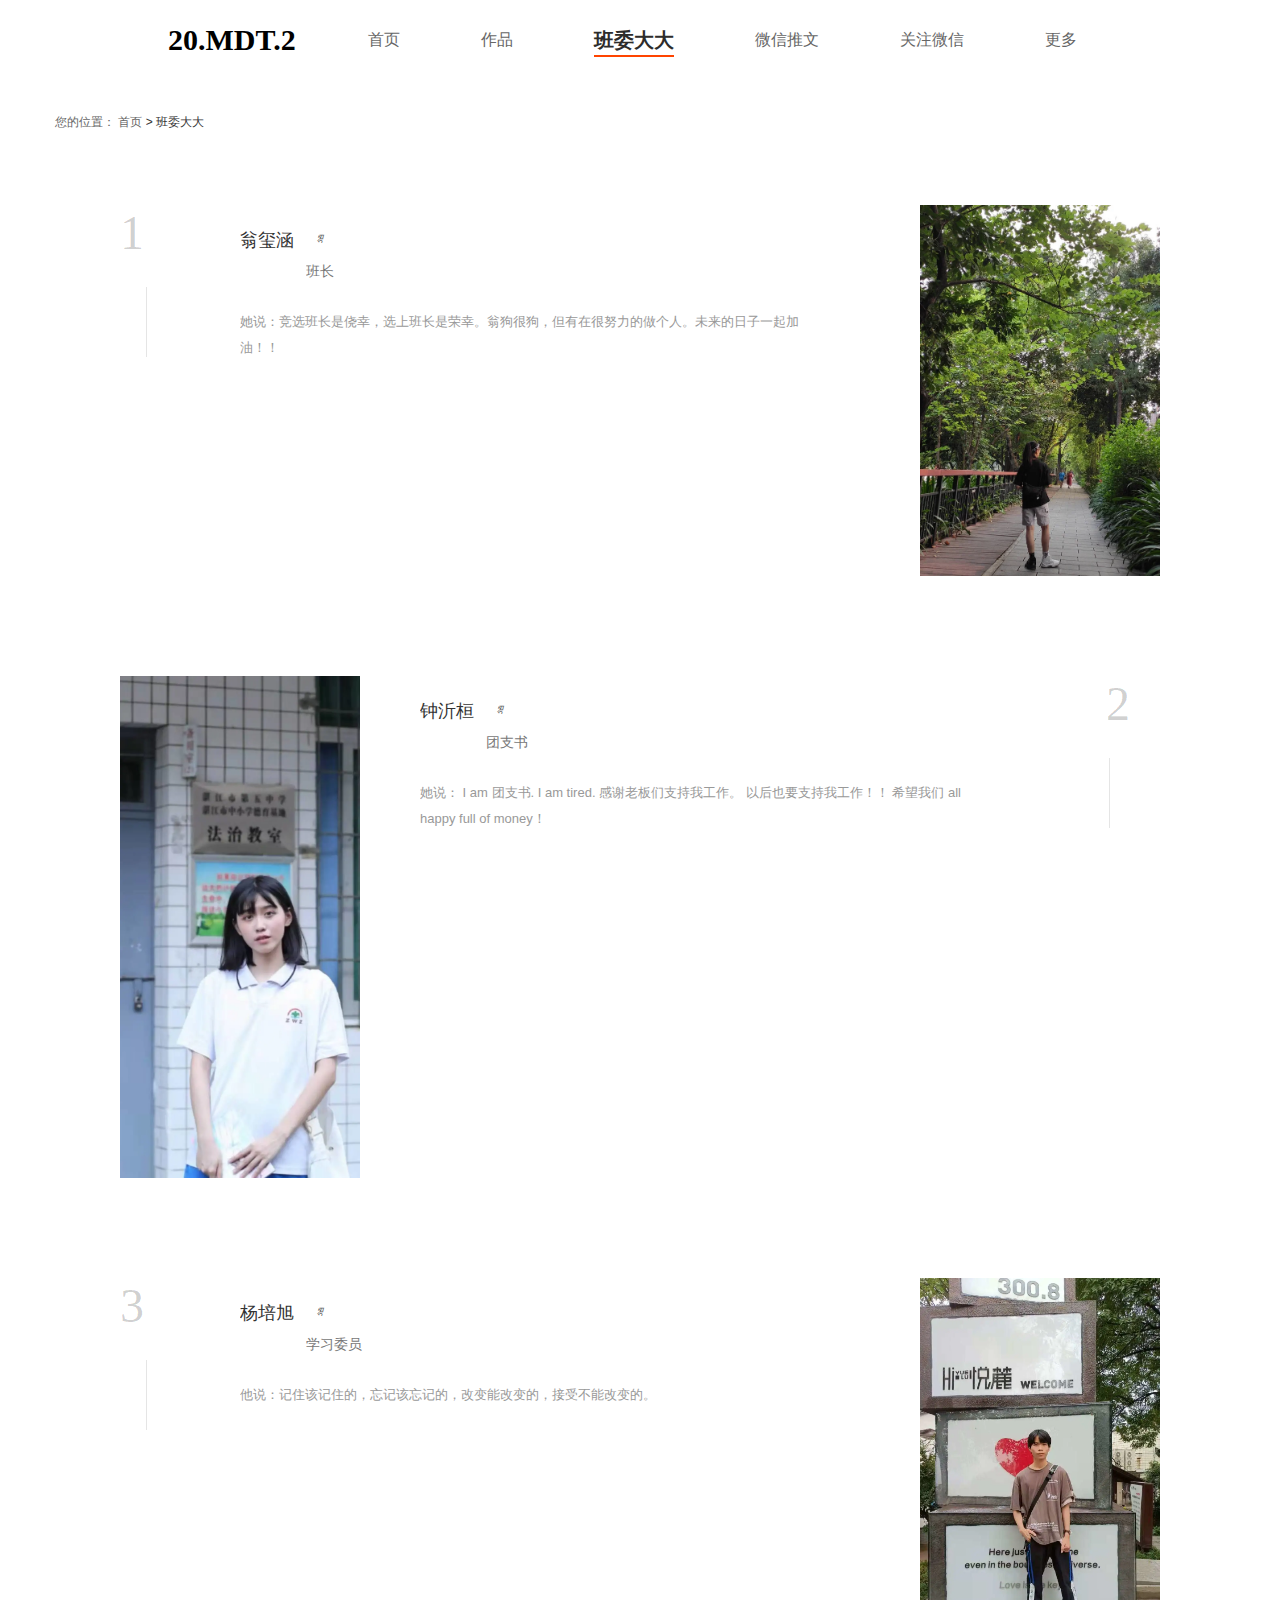
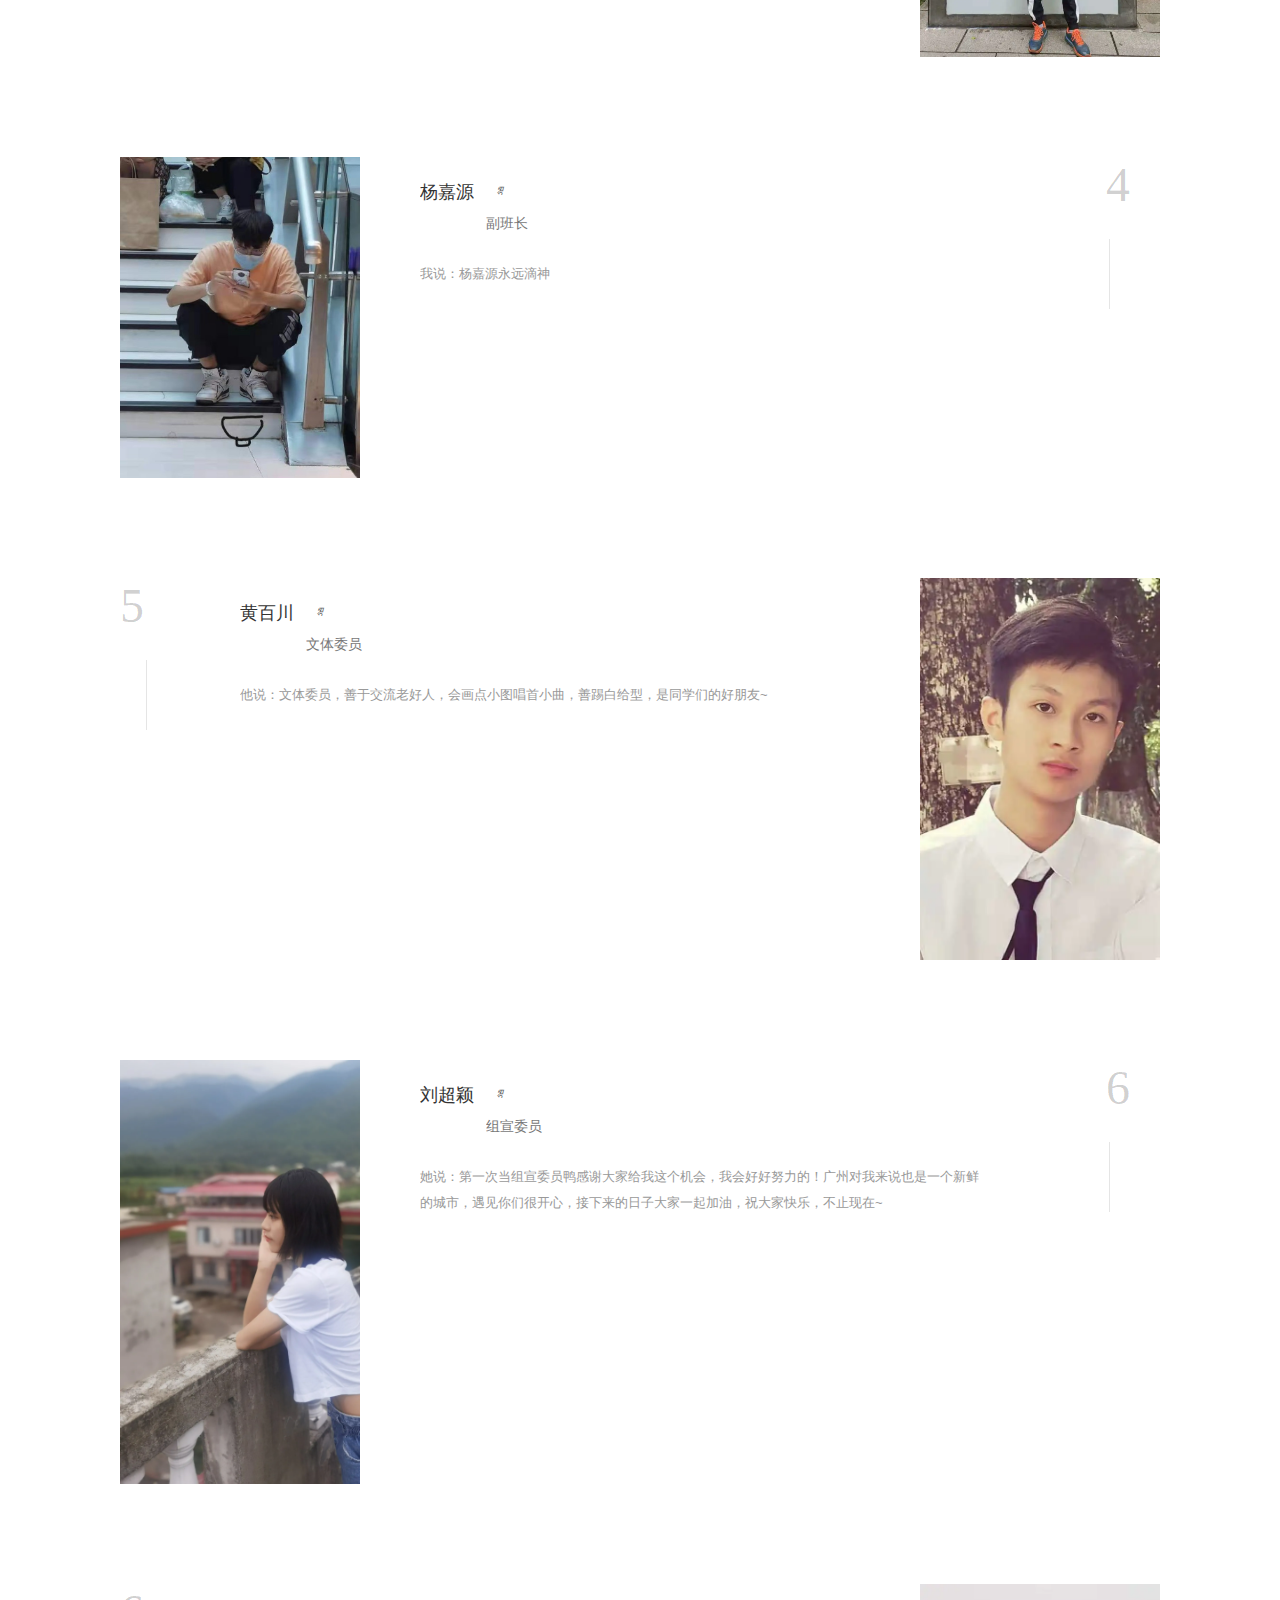
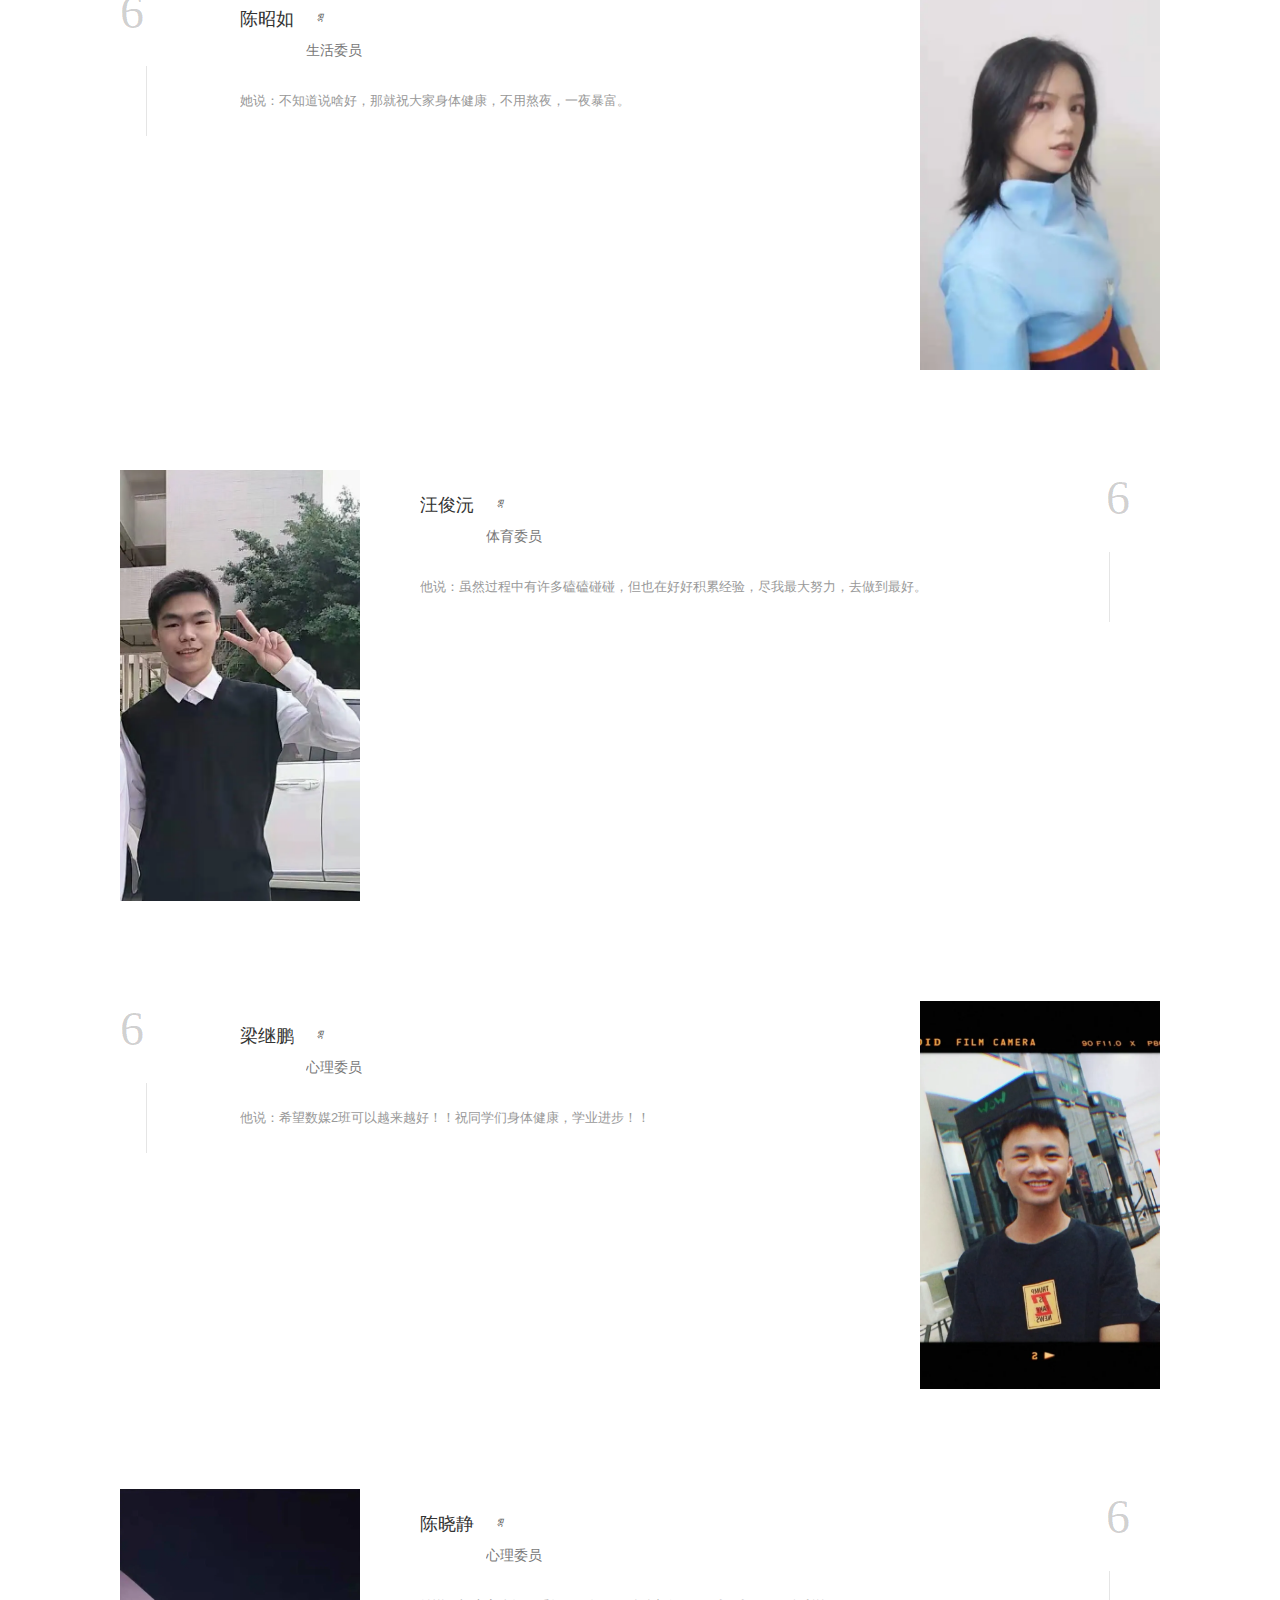
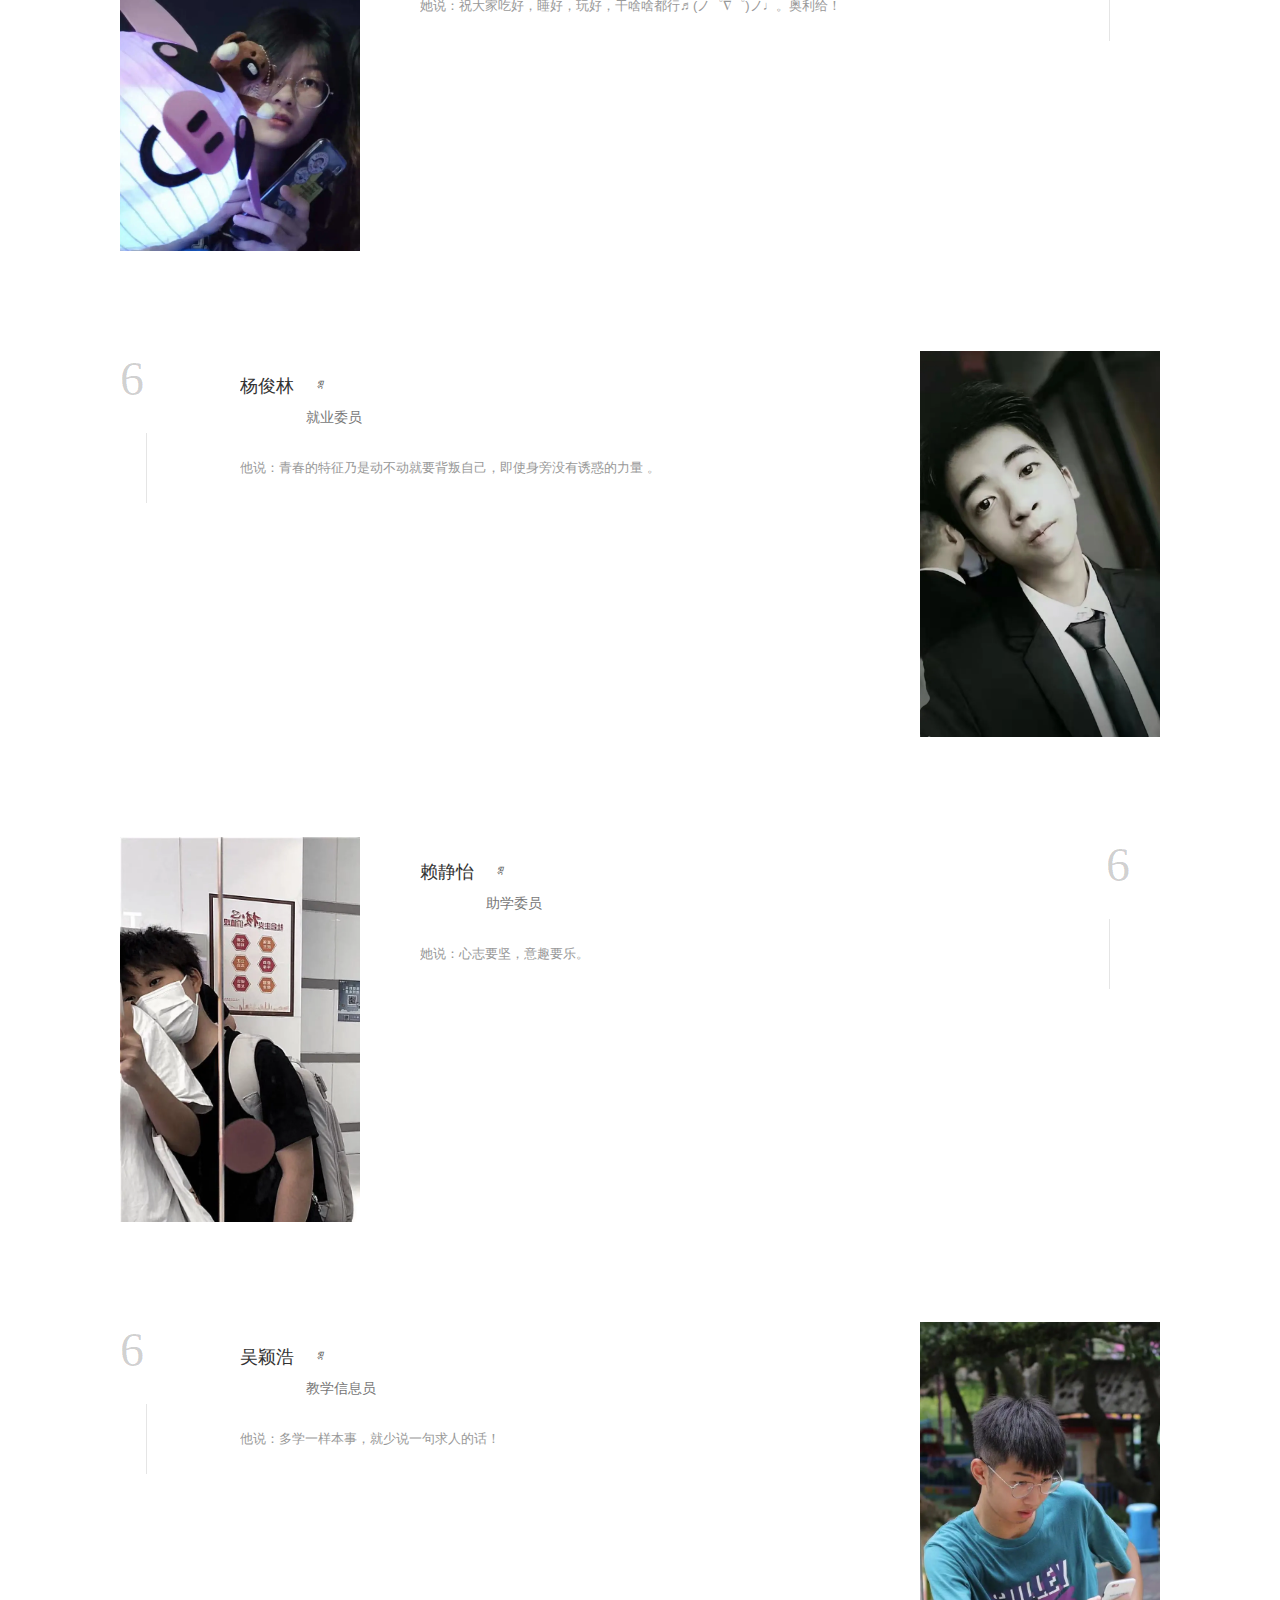
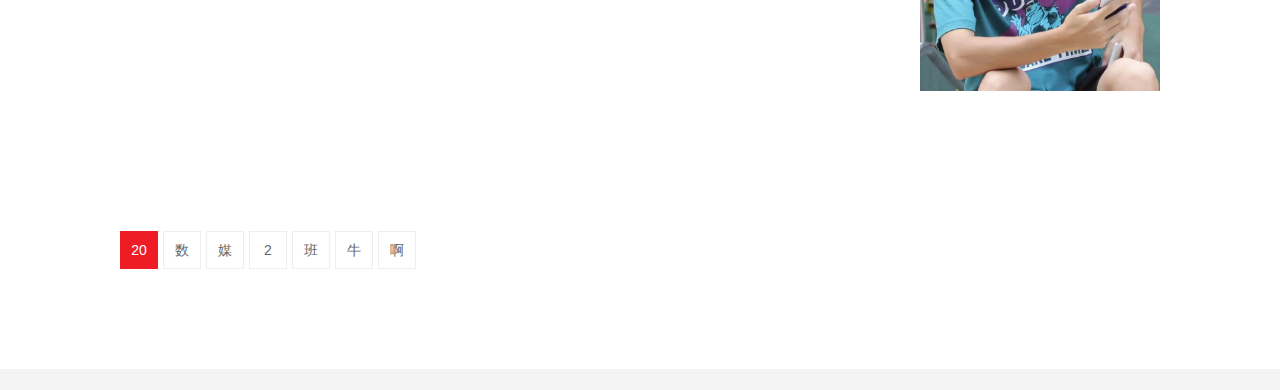
<file: class/html/tooler.html>
<!DOCTYPE html
    PUBLIC "-//W3C//DTD XHTML 1.0 Transitional//EN" "http://www.w3.org/TR/xhtml1/DTD/xhtml1-transitional.dtd">
<html xmlns="http://www.w3.org/1999/xhtml" class="agent-pc theme-w theme-wred">

<head>
    <meta charset="utf-8">
    <meta http-equiv="X-UA-Compatible" content="IE=edge,chrome=1">
    <title>工具人_20.DMT.2-教科院</title>
    <meta name="keywords" content="">
    <meta name="description" content="">
    <meta name="viewport" content="width=device-width, initial-scale=1.0, maximum-scale=1.0, user-scalable=0">
    <meta content="yes" name="apple-mobile-web-app-capable" />
    <meta content="black" name="apple-mobile-web-app-status-bar-style" />
    <meta name="format-detection" content="telephone=no" />
    <meta name="renderer" content="webkit">
    <meta http-equiv="Cache-Control" content="no-transform" />
    <meta http-equiv="Cache-Control" content="no-siteapp" />
    <meta name="viewport" content="width=device-width,initial-scale=1.0,user-scalable=yes" />
    <link rel="stylesheet" type="text/css" href="../works_css/head.css">
    <link rel="stylesheet" type="text/css" href="http://gtart.gongtuedu.cn/statics/2018new//statics/css/lib2.css">
    <link rel="stylesheet" type="text/css" href="../tooler.css/style.5486.css">
    <link rel="stylesheet" type="text/css" href="http://gtart.gongtuedu.cn/statics/2018new//statics/css/wred.css"
        id="themeCssPath">
    <link rel="stylesheet" type="text/css" href="http://gtart.gongtuedu.cn/statics/2018new//statics/css/wred.css"
        id="themeCssPath">
    <link rel="stylesheet" type="text/css" href="http://gtart.gongtuedu.cn/statics/2018new//statics/css/5486.css"
        id="ucssurl">
    <link rel="stylesheet" type="text/css" href="http://gtart.gongtuedu.cn/statics/2018new//layui/css/layui.css">
    <script type="text/javascript" src="http://gtart.gongtuedu.cn/statics/2018new//statics/js/jquery.min.js"></script>
    <script type="text/javascript" src="http://gtart.gongtuedu.cn/statics/2018new//statics/js/org.1494058893.js"
        data-main="baseMain"></script>
    <script type="text/javascript" src="http://gtart.gongtuedu.cn/statics/2018new//statics/js/5486.js"></script>
    <script type="text/javascript" src="http://gtart.gongtuedu.cn/statics/2018new//layui/layui.all.js"></script>
</head>

<body id="longPage" class="gh0  longPage  bodylist bodyteam cn">


    <div class="bodyMask"></div>
    <header class="hd clearfix" id="header">
        <h2 class="logo fl">20.MDT.2</h2>
        <ul class="nav-list fl clearfix">
            <li class="nav-item fl">
                <a href="../html/index.html">首页</a>
            </li>
            <li class="nav-item fl ">
                <a href="../html/works.html">作品</a>
                <ul class="item-list">

                </ul>
            </li>
            <li class="nav-item fl ">
                <a href="../html/tooler.html" target="_blank" class="active">班委大大</a>
            </li>
            <li class="nav-item fl ">
                <a href="../html/index.html#Art_lecture_hall" target="_blank">微信推文</a>
            </li>

            <li class="nav-item fl ">
                <a href="javascript:void(0);">关注微信</a>
                <ul class="item-list">
                    <li class="item-elem">
                        <img class="weixingzh" src="../image/weixin1.jpg" alt="">
                    </li>

                </ul>
            </li>
            <li class="nav-item fl ">
                <a href="../html/hezhao.html">更多</a>


            </li>
        </ul>



    </header>
    <div id="sitecontent" class="ff_sitecontent">

        <div class="npagePage ff_pageList">

            <div id="pageTarget" class="ff_pageTarget module">
                <div class="module_container">
                    <div class="container_target wow">您的位置：
                        <a href="/">首页</a>
                        <a href="../html/tooler.html"> > 班委大大</a>
                    </div>
                    <div class="container_category wow movedx" data-movedx-mid="2" data-movedx-distance="15">
                    </div>

                    <div class="clear"></div>
                </div>
            </div>
            <div class="content">
                <div class="mlist team module ff_noSlider">
                    <div class="bgmask"></div>
                    <div class="module_container">
                        <div class="container_content nocat">


                            <div class="content_wrapper">
                                <div class="tab_content">
                                    <div class="content_list clearfix">
                                        <div id="item_block_0" class="item_block_0 item_block"
                                            style="animation-delay:.0s">
                                            <div class="item_index">1</div>
                                            <a href="" class="item_box">
                                                <div class="item_img" target="_blank">
                                                    <img src="../image/tooler/wxh2.jpg" />
                                                    <div class="item_mask"></div>
                                                </div>
                                                <div class="item_wrapper clearfix">
                                                    <div class="item_info clearfix">
                                                        <p class="title ellipsis">翁玺涵</p>
                                                        <i class="fa fa-angle-right"></i>
                                                        <p class="subtitle ellipsis">班长</p>


                                                    </div>
                                                    <div class="item_des">

                                                        <p class="description">

                                                            她说：竞选班长是侥幸，选上班长是荣幸。翁狗很狗，但有在很努力的做个人。未来的日子一起加油！！
                                                        </p>

                                                    </div>
                                                </div>
                                                <div class="item_index">1</div>
                                            </a>
                                            <!-- <a href="" class="details">
                                                WUHU<i class="fa fa-angle-right" aria-hidden="true"></i>
                                            </a> -->
                                            <div class="item_tags clearfix">
                                                <i class="fa fa-tags"></i>
                                            </div>
                                        </div>
                                        <div id="item_block_1" class="item_block_1 item_block"
                                            style="animation-delay:.1s">
                                            <div class="item_index">2</div>
                                            <a href="" class="item_box">
                                                <div class="item_img" target="_blank">
                                                    <img src="../image/tooler/zyh2.jpg" />
                                                    <div class="item_mask"></div>
                                                </div>
                                                <div class="item_wrapper clearfix">
                                                    <div class="item_info clearfix">
                                                        <p class="title ellipsis">钟沂桓</p>
                                                        <i class="fa fa-angle-right"></i>
                                                        <p class="subtitle ellipsis">团支书</p>
                                                    </div>
                                                    <div class="item_des">
                                                        <p class="description">她说：
                                                            I am 团支书. I am tired.

                                                            感谢老板们支持我工作。

                                                            以后也要支持我工作！！

                                                            希望我们

                                                            all happy

                                                            full of money！</p>
                                                    </div>
                                                </div>
                                                <div class="item_index">2</div>
                                            </a>

                                            <div class="item_tags clearfix">
                                                <i class="fa fa-tags"></i>
                                            </div>
                                        </div>
                                        <div id="item_block_2" class="item_block_2 item_block"
                                            style="animation-delay:.2s">
                                            <div class="item_index">3</div>
                                            <a href="" class="item_box">
                                                <div class="item_img" target="_blank">
                                                    <img src="../image/tooler/ypx2.jpg" />
                                                    <div class="item_mask"></div>
                                                </div>
                                                <div class="item_wrapper clearfix">
                                                    <div class="item_info clearfix">
                                                        <p class="title ellipsis">杨培旭</p>
                                                        <i class="fa fa-angle-right"></i>
                                                        <p class="subtitle ellipsis">学习委员</p>
                                                    </div>
                                                    <div class="item_des">
                                                        <p class="description">他说：记住该记住的，忘记该忘记的，改变能改变的，接受不能改变的。</p>
                                                    </div>
                                                </div>
                                                <div class="item_index">3</div>
                                            </a>
                                            <div class="item_tags clearfix">
                                                <i class="fa fa-tags"></i>
                                            </div>
                                        </div>
                                        <div id="item_block_3" class="item_block_3 item_block"
                                            style="animation-delay:.3s">
                                            <div class="item_index">4</div>
                                            <a href="" class="item_box">
                                                <div class="item_img" target="_blank">
                                                    <img src="../image/tooler/yjy.jpg" />
                                                    <div class="item_mask"></div>
                                                </div>
                                                <div class="item_wrapper clearfix">
                                                    <div class="item_info clearfix">
                                                        <p class="title ellipsis">杨嘉源</p>
                                                        <i class="fa fa-angle-right"></i>
                                                        <p class="subtitle ellipsis">副班长</p>
                                                    </div>
                                                    <div class="item_des">
                                                        <p class="description">我说：杨嘉源永远滴神
                                                        </p>
                                                    </div>
                                                </div>
                                                <div class="item_index">4</div>
                                            </a>

                                            <div class="item_tags clearfix">
                                                <i class="fa fa-tags"></i>
                                            </div>
                                        </div>
                                        <div id="item_block_4" class="item_block_4 item_block"
                                            style="animation-delay:.4s">
                                            <div class="item_index">5</div>
                                            <a href="" class="item_box">
                                                <div class="item_img" target="_blank">
                                                    <img src="../image/tooler/hbc.jpg" />
                                                    <div class="item_mask"></div>
                                                </div>
                                                <div class="item_wrapper clearfix">
                                                    <div class="item_info clearfix">
                                                        <p class="title ellipsis">黄百川

                                                        </p>
                                                        <i class="fa fa-angle-right"></i>
                                                        <p class="subtitle ellipsis">文体委员</p>
                                                    </div>
                                                    <div class="item_des">
                                                        <p class="description">
                                                            他说：文体委员，善于交流老好人，会画点小图唱首小曲，善踢白给型，是同学们的好朋友~</p>
                                                    </div>
                                                </div>
                                                <div class="item_index">5</div>
                                            </a>

                                            <div class="item_tags clearfix">
                                                <i class="fa fa-tags"></i>
                                            </div>
                                        </div>
                                        <div id="item_block_5" class="item_block_5 item_block"
                                            style="animation-delay:.5s">
                                            <div class="item_index">6</div>
                                            <a href="" class="item_box">
                                                <div class="item_img" target="_blank">
                                                    <img src="../image/tooler/LCY.jpg" />
                                                    <div class="item_mask"></div>
                                                </div>
                                                <div class="item_wrapper clearfix">
                                                    <div class="item_info clearfix">
                                                        <p class="title ellipsis">刘超颖</p>
                                                        <i class="fa fa-angle-right"></i>
                                                        <p class="subtitle ellipsis">组宣委员</p>
                                                    </div>
                                                    <div class="item_des">
                                                        <p class="description">
                                                            她说：第一次当组宣委员鸭感谢大家给我这个机会，我会好好努力的！广州对我来说也是一个新鲜的城市，遇见你们很开心，接下来的日子大家一起加油，祝大家快乐，不止现在~
                                                        </p>
                                                    </div>
                                                </div>
                                                <div class="item_index">6</div>
                                            </a>

                                            <div class="item_tags clearfix">
                                                <i class="fa fa-tags"></i>
                                            </div>
                                        </div>
                                        <div id="item_block_6" class="item_block_5 item_block"
                                            style="animation-delay:.5s">
                                            <div class="item_index">6</div>
                                            <a href="" class="item_box">
                                                <div class="item_img" target="_blank">
                                                    <img src="../image/tooler/CZR.jpg" />
                                                    <div class="item_mask"></div>
                                                </div>
                                                <div class="item_wrapper clearfix">
                                                    <div class="item_info clearfix">
                                                        <p class="title ellipsis">陈昭如</p>
                                                        <i class="fa fa-angle-right"></i>
                                                        <p class="subtitle ellipsis">生活委员</p>
                                                    </div>
                                                    <div class="item_des">
                                                        <p class="description">
                                                            她说：不知道说啥好，那就祝大家身体健康，不用熬夜，一夜暴富。
                                                        </p>
                                                    </div>
                                                </div>
                                                <div class="item_index">6</div>
                                            </a>

                                            <div class="item_tags clearfix">
                                                <i class="fa fa-tags"></i>
                                            </div>
                                        </div>
                                        <div id="item_block_7" class="item_block_5 item_block"
                                            style="animation-delay:.5s">
                                            <div class="item_index">6</div>
                                            <a href="" class="item_box">
                                                <div class="item_img" target="_blank">
                                                    <img src="../image/tooler/WJY.jpg" />
                                                    <div class="item_mask"></div>
                                                </div>
                                                <div class="item_wrapper clearfix">
                                                    <div class="item_info clearfix">
                                                        <p class="title ellipsis">汪俊沅</p>
                                                        <i class="fa fa-angle-right"></i>
                                                        <p class="subtitle ellipsis">体育委员</p>
                                                    </div>
                                                    <div class="item_des">
                                                        <p class="description">
                                                            他说：虽然过程中有许多磕磕碰碰，但也在好好积累经验，尽我最大努力，去做到最好。
                                                        </p>
                                                    </div>
                                                </div>
                                                <div class="item_index">6</div>
                                            </a>

                                            <div class="item_tags clearfix">
                                                <i class="fa fa-tags"></i>
                                            </div>
                                        </div>
                                        <div id="item_block_8" class="item_block_5 item_block"
                                            style="animation-delay:.5s">
                                            <div class="item_index">6</div>
                                            <a href="" class="item_box">
                                                <div class="item_img" target="_blank">
                                                    <img src="../image/tooler/LJP.jpg" />
                                                    <div class="item_mask"></div>
                                                </div>
                                                <div class="item_wrapper clearfix">
                                                    <div class="item_info clearfix">
                                                        <p class="title ellipsis">梁继鹏</p>
                                                        <i class="fa fa-angle-right"></i>
                                                        <p class="subtitle ellipsis">心理委员</p>
                                                    </div>
                                                    <div class="item_des">
                                                        <p class="description">
                                                            他说：希望数媒2班可以越来越好！！祝同学们身体健康，学业进步！！
                                                        </p>
                                                    </div>
                                                </div>
                                                <div class="item_index">6</div>
                                            </a>

                                            <div class="item_tags clearfix">
                                                <i class="fa fa-tags"></i>
                                            </div>
                                        </div>
                                        <div id="item_block_9" class="item_block_5 item_block"
                                            style="animation-delay:.5s">
                                            <div class="item_index">6</div>
                                            <a href="" class="item_box">
                                                <div class="item_img" target="_blank">
                                                    <img src="../image/tooler/CXJ.jpg" />
                                                    <div class="item_mask"></div>
                                                </div>
                                                <div class="item_wrapper clearfix">
                                                    <div class="item_info clearfix">
                                                        <p class="title ellipsis">陈晓静</p>
                                                        <i class="fa fa-angle-right"></i>
                                                        <p class="subtitle ellipsis">心理委员</p>
                                                    </div>
                                                    <div class="item_des">
                                                        <p class="description">
                                                            她说：祝大家吃好，睡好，玩好，干啥啥都行♬(ノ゜∇゜)ノ♩。奥利给！
                                                        </p>
                                                    </div>
                                                </div>
                                                <div class="item_index">6</div>
                                            </a>

                                            <div class="item_tags clearfix">
                                                <i class="fa fa-tags"></i>
                                            </div>
                                        </div>
                                        <div id="item_block_10" class="item_block_5 item_block"
                                            style="animation-delay:.5s">
                                            <div class="item_index">6</div>
                                            <a href="" class="item_box">
                                                <div class="item_img" target="_blank">
                                                    <img src="../image/tooler/YJL.jpg" />
                                                    <div class="item_mask"></div>
                                                </div>
                                                <div class="item_wrapper clearfix">
                                                    <div class="item_info clearfix">
                                                        <p class="title ellipsis">杨俊林

                                                        </p>
                                                        <i class="fa fa-angle-right"></i>
                                                        <p class="subtitle ellipsis">就业委员</p>
                                                    </div>
                                                    <div class="item_des">
                                                        <p class="description">
                                                            他说：青春的特征乃是动不动就要背叛自己，即使身旁没有诱惑的力量 。
                                                        </p>
                                                    </div>
                                                </div>
                                                <div class="item_index">6</div>
                                            </a>

                                            <div class="item_tags clearfix">
                                                <i class="fa fa-tags"></i>
                                            </div>
                                        </div>
                                        <div id="item_block_12" class="item_block_5 item_block"
                                            style="animation-delay:.5s">
                                            <div class="item_index">6</div>
                                            <a href="" class="item_box">
                                                <div class="item_img" target="_blank">
                                                    <img src="../image/tooler/LJY.jpg" />
                                                    <div class="item_mask"></div>
                                                </div>
                                                <div class="item_wrapper clearfix">
                                                    <div class="item_info clearfix">
                                                        <p class="title ellipsis">赖静怡</p>
                                                        <i class="fa fa-angle-right"></i>
                                                        <p class="subtitle ellipsis">助学委员</p>
                                                    </div>
                                                    <div class="item_des">
                                                        <p class="description">
                                                            她说：心志要坚，意趣要乐。
                                                        </p>
                                                    </div>
                                                </div>
                                                <div class="item_index">6</div>
                                            </a>

                                            <div class="item_tags clearfix">
                                                <i class="fa fa-tags"></i>
                                            </div>
                                        </div>
                                        <div id="item_block_13" class="item_block_5 item_block"
                                            style="animation-delay:.5s">
                                            <div class="item_index">6</div>
                                            <a href="" class="item_box">
                                                <div class="item_img" target="_blank">
                                                    <img src="../image/tooler/WYH.jpg" />
                                                    <div class="item_mask"></div>
                                                </div>
                                                <div class="item_wrapper clearfix">
                                                    <div class="item_info clearfix">
                                                        <p class="title ellipsis">吴颖浩</p>
                                                        <i class="fa fa-angle-right"></i>
                                                        <p class="subtitle ellipsis">教学信息员</p>
                                                    </div>
                                                    <div class="item_des">
                                                        <p class="description">
                                                            他说：多学一样本事，就少说一句求人的话！
                                                        </p>
                                                    </div>
                                                </div>
                                                <div class="item_index">6</div>
                                            </a>

                                            <div class="item_tags clearfix">
                                                <i class="fa fa-tags"></i>
                                            </div>
                                        </div>

                                    </div>
                                </div>
                                <a href="javascript:;" class="more wow" style="animation-delay:.5s">MORE<i
                                        class="fa fa-angle-right" aria-hidden="true"></i></a>
                            </div>
                            <div id="pages">
                                <a class="page-item  active">20</a>
                                <a class="page-item  ">数</a>
                                <a class="page-item  ">媒</a>
                                <a class="page-item  ">2</a>
                                <a class="page-item  ">班</a>
                                <a class="page-item  ">牛</a>
                                <a class="page-item  ">啊</a> </div>

                            <script>
                                $("div a").addClass("page-item");
                            </script>
                        </div>
                        <div class="clear"></div>
                    </div>
                </div>

                <div class="clear"></div>
            </div>
        </div>

        <div id="footer">

        </div>
        <script type="text/javascript">
            $.ajax({
                type: "GET",
                url: "http://gtart.gongtuedu.cn/index.php?c=api&m=member&format=jsonp",
                dataType: "jsonp",
                success: function (json) {
                    $("#footer").html(json.html);
                },
                error: function () { }
            });
        </script>


        <div id="online_open">
            <i class="fa fa-comments-o"></i>
        </div>


    </div>
    <script>
        $("div a").addClass("page-item");
    </script>
</body>

</html>
</file>
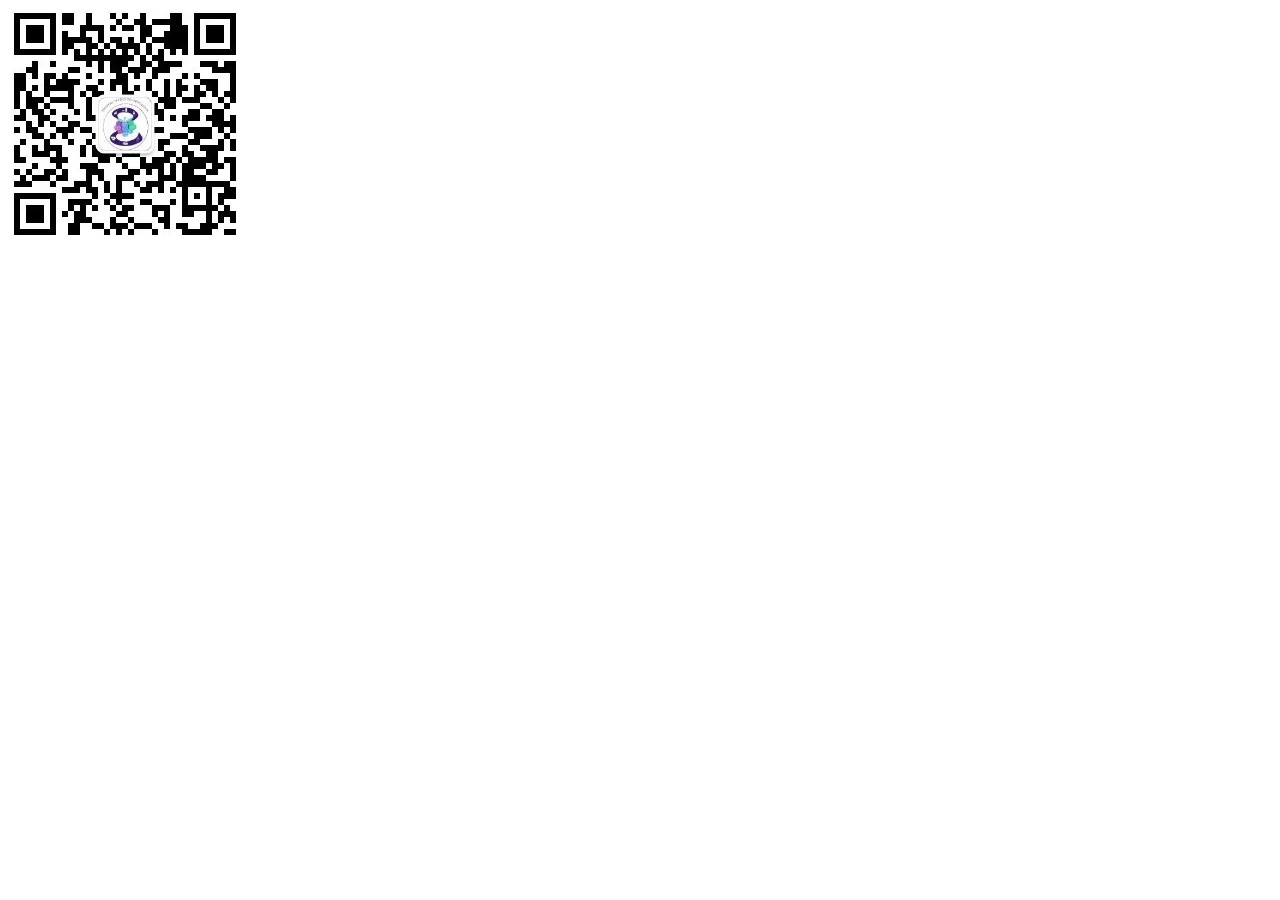
<file: class/html/weixin.html>
<!DOCTYPE html>
<html lang="en">

<head>
    <meta charset="UTF-8">
    <meta name="viewport" content="width=device-width, initial-scale=1.0">
    <title>关注我们</title>
</head>

<body>
    <div>
        <img src="../image/weixin1.jpg" alt="">
    </div>
</body>

</html>
</file>
<file: class/works_css/head.css>
.hd{
    position: fixed;
    left: 0;
    top: 0;
    z-index: 99;
    width: 100%;
    height: 80px;  
    min-width: 1200px;  
}
.hd .logo{
    width: 69px;
    height: 24px;
    font-size: 30px;
    font-family: Microsoft YaHei;
    font-weight: bold;
    color: #000000;
    margin-left:168px;
    margin-right:50px;
    line-height: 80px;
}
.hd .nav-item{
    position: relative;
    line-height: 80px;
}
.hd .nav-item .item-list{
    display: none;
    position: absolute;
    top: 0;
    left: 40px;
    line-height: 36px;
    margin-top:80px;
    background-color: #fff;
    width: 140px;
    border-radius:7px;
    overflow: hidden;
    opacity: 0;
    z-index: -999;
    transition: all .3s linear;
    border-top:3px solid #ddd;
    border:1px solid #efefef;
}
.hd .nav-item:hover .item-list{
    display: block;
    z-index: 10;
    opacity: 1;
}
.hd .nav-item .item-list .item-elem{
    padding:10px 0;
    transition: all .3s linear;
    margin: -4px 1px;
    width: 137px;
    height: 137px;
}
.hd .nav-item .item-list .item-elem a{
    margin-left: 15px!important;
}
.hd .nav-item .item-list .item-elem:hover{
    background-color: #f40;
}
.hd .nav-item .item-list .item-elem:hover a{
    height: 33px;
    line-height: 33px;
    color: #fff;
}
.hd .nav-item .item-list .item-elem a{
    height: 17px;
    font-size: 16px;
    font-family: Microsoft YaHei;
    font-weight: 400;
    margin-left:40px;
    color: #666666;
    display: block;
}
.hd .nav-item .item-list .item-elem a{
    display: block;
}
.hd .nav-item>a.active{
    width: 42px;
    height: 21px;
    font-size: 20px;
    font-family: Microsoft YaHei;
    font-weight: bold;
    color: #2D2C2B;
    padding-bottom:4px;
    border-bottom:2px solid #f40;
}

.hd .nav-item>a{
    height: 17px;
    font-size: 16px;
    font-family: Microsoft YaHei;
    font-weight: 400;
    margin-left:81px;
    color: #666666;
    transition: all .3s linear;
    -webkit-transition: all .3s linear;
}
.hd .nav-item:hover>a{
    width: 42px;
    height: 21px;
    font-size: 20px;
    font-family: Microsoft YaHei;
    font-weight: bold;
    color: #2D2C2B;
    padding-bottom:4px;
    border-bottom:2px solid #f40;
}
</file>
<file: class/tooler.css/style.5486.css>
@charset "UTF-8";
.item_tags > a, .container_category > a, .imagelink .owl-nav .owl-prev, .postSlider .owl-nav .owl-prev, .mlist .owl-nav .owl-prev, .ff_topSlider .owl-nav .owl-prev, .service .owl-nav .owl-prev, .imagelink .owl-nav .owl-next, .postSlider .owl-nav .owl-next, .mlist .owl-nav .owl-next, .ff_topSlider .owl-nav .owl-next, .service .owl-nav .owl-next, .imagelink .owl-nav .owl-prev:hover .iconfont, .postSlider .owl-nav .owl-prev:hover .iconfont, .mlist .owl-nav .owl-prev:hover .iconfont, .ff_topSlider .owl-nav .owl-prev:hover .iconfont, .service .owl-nav .owl-prev:hover .iconfont, .imagelink .owl-nav .owl-next:hover .iconfont, .postSlider .owl-nav .owl-next:hover .iconfont, .mlist .owl-nav .owl-next:hover .iconfont, .ff_topSlider .owl-nav .owl-next:hover .iconfont, .service .owl-nav .owl-next:hover .iconfont, .service.mlistpost .content_list .item_block .item_box .item_wrapper, .project.mlistpost .content_list .item_block .item_box .item_wrapper, .ff_indexPage .news.ff_slider .content_list .item_block .item_box .item_wrapper, .ff_indexPage .news.ff_noSlider .content_list .item_block .item_box .item_wrapper, .ff_pageList .news .content_list .item_block .item_box .item_wrapper, .videom .content_list .item_block .item_box .item_wrapper, .project.mlistpost .tabBtn .post-prev .img-wrap, .project.mlistpost .tabBtn .post-next .img-wrap, .project.mlistpost .tabBtn .post-prev .infor-wrap, .project.mlistpost .tabBtn .post-next .infor-wrap, .postSlider .tab_button .item_img img, body #header, body #headTop #logo img, .ff_indexPage .mlist .content_wrapper .more, .imagelink .content_list .item_block .item_box {
  transition: all 0.36s ease;
}

.item_tags > a, .container_category > a {
  border: 1px solid rgba(170, 170, 170, 0.2);
  color: #828282;
  background-color: transparent;
}

.item_tags > a:hover, .container_category > a:hover, .item_tags > a.active, .container_category > a.active {
  border-color: #ee1c25;
  background-color: #ee1c25;
  color: #fff;
}

body #search-header .searchFormGroup input, #search-list .searchFormGroup input {
  border: 2px solid #ee1c25;
  background: #fff;
}

body #search-header .searchFormGroup input::-webkit-input-placeholder, #search-list .searchFormGroup input::-webkit-input-placeholder {
  color: #959595;
}

body #search-header .searchFormGroup input:-moz-placeholder, #search-list .searchFormGroup input:-moz-placeholder {
  color: #959595;
}

body #search-header .searchFormGroup input::-moz-placeholder, #search-list .searchFormGroup input::-moz-placeholder {
  color: #959595;
}

body #search-header .searchFormGroup input:-ms-input-placeholder, #search-list .searchFormGroup input:-ms-input-placeholder {
  color: #959595;
}

body #search-header .searchFormGroup .searchSub, #search-list .searchFormGroup .searchSub {
  color: #fff;
  background: #ee1c25;
}

body #search-header .searchFormGroup .searchSub .fa, #search-list .searchFormGroup .searchSub .fa {
  display: none;
}

body .searchGroup, #search-list .searchGroup {
  display: inline-block;
  height: 100%;
}

body .searchGroup .search_wrap, #search-list .searchGroup .search_wrap {
  position: relative;
  top: 50%;
  transform: translate3d(0, -50%, 0);
}

body .searchGroup .search_wrap::after, #search-list .searchGroup .search_wrap::after {
  content: "";
  display: block;
  clear: both;
}

body .searchGroup .searchOnOff, #search-list .searchGroup .searchOnOff {
  cursor: pointer;
  display: none;
  float: left;
  line-height: 40px;
  margin-right: 20px;
}

body .searchGroup .searchBox, #search-list .searchGroup .searchBox {
  float: left;
}

body .searchGroup .searchClose, #search-list .searchGroup .searchClose {
  display: inline-block;
  display: none;
}

body .searchGroup .searchFormGroup, #search-list .searchGroup .searchFormGroup {
  height: 40px;
}

body .searchGroup .searchFormGroup::after, #search-list .searchGroup .searchFormGroup::after {
  content: "";
  display: block;
  clear: both;
}

body .searchGroup .searchFormGroup input, #search-list .searchGroup .searchFormGroup input {
  float: left;
  width: 268px;
  height: 100%;
  box-sizing: border-box;
  text-indent: 15px;
}

body .searchGroup .searchFormGroup .searchSub, #search-list .searchGroup .searchFormGroup .searchSub {
  float: left;
  cursor: pointer;
  padding: 0 12px;
  height: 100%;
  line-height: 40px;
  text-align: center;
}

body #search-header {
  display: block;
  float: right;
  margin-right: 66px;
  transition: opacity 0.36s ease;
}

body #navWrapper .content {
  position: relative;
}

body #search-nav {
  display: block;
  position: absolute;
  left: auto;
  right: 0;
  height: 80px;
  transition: opacity 0.36s ease, height 0.36s ease;
}

body #search-nav .searchBox {
  position: absolute;
  top: 100%;
  background: aliceblue;
  right: 0;
  height: 0;
  overflow: hidden;
  transition: height 0.36s ease;
}

body #search-nav.search-open .searchBox {
  height: 40px;
}

body #search-nav .searchOnOff {
  display: block;
  font-size: 17px;
  position: relative;
  top: 50%;
  transform: translate3d(0, -50%, 0);
}

body #search-nav .searchSub {
  display: none;
}

body #search-nav.navHide .searchBox {
  display: none;
}

body #search-nav .search_wrap {
  height: 100%;
}

.imagelink .owl-nav .owl-prev, .postSlider .owl-nav .owl-prev, .mlist .owl-nav .owl-prev, .ff_topSlider .owl-nav .owl-prev, .service .owl-nav .owl-prev, .imagelink .owl-nav .owl-next, .postSlider .owl-nav .owl-next, .mlist .owl-nav .owl-next, .ff_topSlider .owl-nav .owl-next, .service .owl-nav .owl-next {
  position: relative;
  background: rgba(0, 0, 0, 0.2);
  margin: 0;
  padding: 0;
  border-radius: 0;
  cursor: pointer;
}

.imagelink .owl-nav .owl-prev .iconfont, .postSlider .owl-nav .owl-prev .iconfont, .mlist .owl-nav .owl-prev .iconfont, .ff_topSlider .owl-nav .owl-prev .iconfont, .service .owl-nav .owl-prev .iconfont, .imagelink .owl-nav .owl-next .iconfont, .postSlider .owl-nav .owl-next .iconfont, .mlist .owl-nav .owl-next .iconfont, .ff_topSlider .owl-nav .owl-next .iconfont, .service .owl-nav .owl-next .iconfont {
  position: absolute;
  top: 50%;
  left: 50%;
  transform: translate(-50%, -50%);
}

.imagelink .owl-nav .owl-prev .iconfont, .postSlider .owl-nav .owl-prev .iconfont, .mlist .owl-nav .owl-prev .iconfont, .ff_topSlider .owl-nav .owl-prev .iconfont, .service .owl-nav .owl-prev .iconfont, .imagelink .owl-nav .owl-next .iconfont, .postSlider .owl-nav .owl-next .iconfont, .mlist .owl-nav .owl-next .iconfont, .ff_topSlider .owl-nav .owl-next .iconfont, .service .owl-nav .owl-next .iconfont {
  color: #fff;
}

.imagelink .owl-nav .owl-prev .iconfont:before, .postSlider .owl-nav .owl-prev .iconfont:before, .mlist .owl-nav .owl-prev .iconfont:before, .ff_topSlider .owl-nav .owl-prev .iconfont:before, .service .owl-nav .owl-prev .iconfont:before, .imagelink .owl-nav .owl-next .iconfont:before, .postSlider .owl-nav .owl-next .iconfont:before, .mlist .owl-nav .owl-next .iconfont:before, .ff_topSlider .owl-nav .owl-next .iconfont:before, .service .owl-nav .owl-next .iconfont:before {
  font-family: "FontAwesome";
  speak: none;
  font-style: normal;
  font-weight: 400;
  font-variant: normal;
  text-transform: none;
  font-size: 14px;
  line-height: 1;
  color: inherit;
  text-rendering: auto;
  -webkit-font-smoothing: antialiased;
  font-size: 20px;
}

.imagelink .owl-nav .owl-prev:hover, .postSlider .owl-nav .owl-prev:hover, .mlist .owl-nav .owl-prev:hover, .ff_topSlider .owl-nav .owl-prev:hover, .service .owl-nav .owl-prev:hover, .imagelink .owl-nav .owl-next:hover, .postSlider .owl-nav .owl-next:hover, .mlist .owl-nav .owl-next:hover, .ff_topSlider .owl-nav .owl-next:hover, .service .owl-nav .owl-next:hover {
  background: #ee1c25;
}

.imagelink .owl-nav .owl-prev:hover .iconfont, .postSlider .owl-nav .owl-prev:hover .iconfont, .mlist .owl-nav .owl-prev:hover .iconfont, .ff_topSlider .owl-nav .owl-prev:hover .iconfont, .service .owl-nav .owl-prev:hover .iconfont, .imagelink .owl-nav .owl-next:hover .iconfont, .postSlider .owl-nav .owl-next:hover .iconfont, .mlist .owl-nav .owl-next:hover .iconfont, .ff_topSlider .owl-nav .owl-next:hover .iconfont, .service .owl-nav .owl-next:hover .iconfont {
  color: #fff;
}

.imagelink .owl-nav .owl-prev.disabled:hover, .postSlider .owl-nav .owl-prev.disabled:hover, .mlist .owl-nav .owl-prev.disabled:hover, .ff_topSlider .owl-nav .owl-prev.disabled:hover, .service .owl-nav .owl-prev.disabled:hover, .imagelink .owl-nav .owl-next.disabled:hover, .postSlider .owl-nav .owl-next.disabled:hover, .mlist .owl-nav .owl-next.disabled:hover, .ff_topSlider .owl-nav .owl-next.disabled:hover, .service .owl-nav .owl-next.disabled:hover {
  background: rgba(0, 0, 0, 0.2);
}

.imagelink .owl-nav .owl-prev.disabled:hover .iconfont, .postSlider .owl-nav .owl-prev.disabled:hover .iconfont, .mlist .owl-nav .owl-prev.disabled:hover .iconfont, .ff_topSlider .owl-nav .owl-prev.disabled:hover .iconfont, .service .owl-nav .owl-prev.disabled:hover .iconfont, .imagelink .owl-nav .owl-next.disabled:hover .iconfont, .postSlider .owl-nav .owl-next.disabled:hover .iconfont, .mlist .owl-nav .owl-next.disabled:hover .iconfont, .ff_topSlider .owl-nav .owl-next.disabled:hover .iconfont, .service .owl-nav .owl-next.disabled:hover .iconfont {
  color: #fff;
}

.imagelink .owl-nav .owl-prev .iconfont:before, .postSlider .owl-nav .owl-prev .iconfont:before, .mlist .owl-nav .owl-prev .iconfont:before, .ff_topSlider .owl-nav .owl-prev .iconfont:before, .service .owl-nav .owl-prev .iconfont:before {
  content: "\f104";
}

.imagelink .owl-nav .owl-next .iconfont:before, .postSlider .owl-nav .owl-next .iconfont:before, .mlist .owl-nav .owl-next .iconfont:before, .ff_topSlider .owl-nav .owl-next .iconfont:before, .service .owl-nav .owl-next .iconfont:before {
  content: "\f105";
}

.imagelink .owl-nav {
  height: 0;
  top: 50%;
  transform: translateY(calc(-50%));
  left: auto;
  position: absolute;
  width: 100px;
  margin: 0;
}

.imagelink .owl-nav .owl-prev, .imagelink .owl-nav .owl-next {
  top: 50%;
  transform: translateY(-50%);
}

.imagelink .owl-nav .owl-prev, .imagelink .owl-nav .owl-next {
  width: 50px;
  height: 50px;
}

.mlist .owl-dots .owl-dot.active span, .imagelink .owl-dots .owl-dot.active span, .mlist .owl-dots .owl-dot:hover span, .imagelink .owl-dots .owl-dot:hover span {
  background: #ee1c25;
  border: 1px solid #ee1c25;
}

.mlist .owl-dots .owl-dot span, .imagelink .owl-dots .owl-dot span {
  border: 1px solid rgba(170, 170, 170, 0.2);
}

.ff_indexPage .mlist .container_header, .ff_indexPage .mcontact .container_header {
  float: left;
}

.ff_indexPage .mlist .container_header .title, .ff_indexPage .mcontact .container_header .title {
  display: inline-block;
  margin-right: 10px;
}

.ff_indexPage .mlist .container_header .subtitle, .ff_indexPage .mcontact .container_header .subtitle {
  display: inline-block;
}

.ff_indexPage .mlist .module_container .container_category, .ff_indexPage .mcontact .module_container .container_category {
  float: right;
  padding-top: 0;
}

.service.mlistpost .content_list .item_block .item_box .item_wrapper, .project.mlistpost .content_list .item_block .item_box .item_wrapper, .ff_indexPage .news.ff_slider .content_list .item_block .item_box .item_wrapper, .ff_indexPage .news.ff_noSlider .content_list .item_block .item_box .item_wrapper, .ff_pageList .news .content_list .item_block .item_box .item_wrapper, .videom .content_list .item_block .item_box .item_wrapper {
  padding: 24px 20px;
}

.service.mlistpost .content_list .item_block .item_box .item_wrapper > .date_wrap, .project.mlistpost .content_list .item_block .item_box .item_wrapper > .date_wrap, .ff_indexPage .news.ff_slider .content_list .item_block .item_box .item_wrapper > .date_wrap, .ff_indexPage .news.ff_noSlider .content_list .item_block .item_box .item_wrapper > .date_wrap, .ff_pageList .news .content_list .item_block .item_box .item_wrapper > .date_wrap, .videom .content_list .item_block .item_box .item_wrapper > .date_wrap {
  display: none;
}

.service.mlistpost .content_list .item_block .item_box .item_wrapper .item_info .date_wrap, .project.mlistpost .content_list .item_block .item_box .item_wrapper .item_info .date_wrap, .ff_indexPage .news.ff_slider .content_list .item_block .item_box .item_wrapper .item_info .date_wrap, .ff_indexPage .news.ff_noSlider .content_list .item_block .item_box .item_wrapper .item_info .date_wrap, .ff_pageList .news .content_list .item_block .item_box .item_wrapper .item_info .date_wrap, .videom .content_list .item_block .item_box .item_wrapper .item_info .date_wrap {
  float: right;
}

.service.mlistpost .container_content .content_wrapper .more_wrap .more, .project.mlistpost .container_content .content_wrapper .more_wrap .more, .ff_indexPage .news.ff_slider .container_content .content_wrapper .more_wrap .more, .ff_indexPage .news.ff_noSlider .container_content .content_wrapper .more_wrap .more, .ff_pageList .news .container_content .content_wrapper .more_wrap .more, .videom .container_content .content_wrapper .more_wrap .more {
  display: none;
}

.bodyindex .service.ff_noSlider .content_list .item_img, .bodylist .service .content_list .item_img, .team .tab_content .content_list .item_img, .team.mlistpost .content_list .item_img, .news.mlistpost .content_list .item_img {
  width: 270px;
  float: left;
}

.bodyindex .service.ff_noSlider .content_list .item_wrapper, .bodylist .service .content_list .item_wrapper, .team .tab_content .content_list .item_wrapper, .team.mlistpost .content_list .item_wrapper, .news.mlistpost .content_list .item_wrapper {
  float: right;
  padding: 20px;
  width: calc(100% - 280px);
  box-sizing: border-box;
}

.bodyindex .service.ff_noSlider .content_list .item_wrapper .date_wrap, .bodylist .service .content_list .item_wrapper .date_wrap, .team .tab_content .content_list .item_wrapper .date_wrap, .team.mlistpost .content_list .item_wrapper .date_wrap, .news.mlistpost .content_list .item_wrapper .date_wrap {
  display: none;
}

.bodyindex .service.ff_noSlider .content_list .item_wrapper > .date_wrap, .bodylist .service .content_list .item_wrapper > .date_wrap, .team .tab_content .content_list .item_wrapper > .date_wrap, .team.mlistpost .content_list .item_wrapper > .date_wrap, .news.mlistpost .content_list .item_wrapper > .date_wrap {
  display: block;
}

.bodyindex .service.ff_noSlider .content_list .item_block .details, .bodylist .service .content_list .item_block .details, .team .tab_content .content_list .item_block .details, .team.mlistpost .content_list .item_block .details, .news.mlistpost .content_list .item_block .details {
  position: absolute;
  bottom: 12px;
  right: 20px;
  margin: 0;
}

.bodyindex .service.ff_noSlider .content_list .details, .bodylist .service .content_list .details, .team .tab_content .content_list .details, .team.mlistpost .content_list .details, .news.mlistpost .content_list .details {
  margin: 0;
}

.bodyindex .service.ff_noSlider .container_content .content_wrapper .more_wrap, .bodylist .service .container_content .content_wrapper .more_wrap, .team .tab_content .container_content .content_wrapper .more_wrap, .team.mlistpost .container_content .content_wrapper .more_wrap, .news.mlistpost .container_content .content_wrapper .more_wrap {
  display: none;
}

.bodyindex .service.ff_noSlider .container_content .content_wrapper > .more, .bodylist .service .container_content .content_wrapper > .more, .team .tab_content .container_content .content_wrapper > .more, .team.mlistpost .container_content .content_wrapper > .more, .news.mlistpost .container_content .content_wrapper > .more {
  display: block;
}

.bodyindex .service.ff_slider .content_list .date_wrap, .project.mlist .content_list .date_wrap, .team .tab_button .content_list .date_wrap, .ff_indexPage .ad01.mlist .content_list .date_wrap, .bodyindex .service.ff_slider .content_list .item_des, .project.mlist .content_list .item_des, .team .tab_button .content_list .item_des, .ff_indexPage .ad01.mlist .content_list .item_des, .bodyindex .service.ff_slider .content_list .details, .project.mlist .content_list .details, .team .tab_button .content_list .details, .ff_indexPage .ad01.mlist .content_list .details {
  display: none;
}

.bodyindex .service.ff_slider .content_list .item_wrapper, .project.mlist .content_list .item_wrapper, .team .tab_button .content_list .item_wrapper, .ff_indexPage .ad01.mlist .content_list .item_wrapper {
  position: absolute;
  top: 0;
  left: 0;
  width: 100%;
  height: 100%;
  padding: 24px 20px;
  box-sizing: border-box;
}

.ff_indexPage .team_tabs.mlist {
  background: rgba(0, 0, 0, 0.03);
}

.ff_indexPage .team_tabs.mlist .tab_button {
  display: none;
}

.mcustomize .wrapper .header {
  padding-bottom: 50px;
}

.mcustomize .wrapper .header .title {
  font-size: 24px;
  line-height: 30px;
  color: #555;
}

.mcustomize .wrapper .header .subtitle {
  font-size: 14px;
  color: #bbb;
  line-height: 26px;
}

.mcustomize .wrapper .description {
  font-size: 13px;
  line-height: 26px;
  color: #999;
}

.mcustomize .container_content .contentbody .description a {
  transition: all 0.36s ease;
  border: 1px solid rgba(170, 170, 170, 0.2);
  display: inline-block;
  font-size: 14px;
  line-height: 30px;
  color: #999;
  padding: 5px 40px;
  margin-bottom: 20px;
}

.mcustomize .container_content .contentbody .description a:hover {
  background: #ee1c25;
  color: #fff;
  border-color: #ee1c25;
}

.npagePage .ff_pageTarget {
  background-color: #fff;
  margin-top: 40px;
}

.npagePage .ff_pageTarget .container_category {
  float: right;
  padding-top: 0px;
}

.npagePage .ff_pageTarget .container_category a {
  vertical-align: -2px;
}

.npagePage .ff_pageTarget .container_target {
  float: left;
}

.npagePage .container_content {
  padding-top: 20px;
}

.npagePage .content .container_category {
  display: none;
}

.service.mlistpost .tabBtn::after, .team.mlistpost .tabBtn::after, .news.mlistpost .tabBtn::after, .videom.mlistpost .tabBtn::after {
  content: "";
  display: block;
  clear: both;
}

.service.mlistpost .tabBtn .post-prev, .team.mlistpost .tabBtn .post-prev, .news.mlistpost .tabBtn .post-prev, .videom.mlistpost .tabBtn .post-prev, .service.mlistpost .tabBtn .post-next, .team.mlistpost .tabBtn .post-next, .news.mlistpost .tabBtn .post-next, .videom.mlistpost .tabBtn .post-next {
  transition: all 0.36s ease;
  position: relative;
  width: 50%;
  height: 120px;
  overflow: hidden;
  float: left;
  padding: 10px;
  box-sizing: border-box;
  background: #f5f5f5;
}

.service.mlistpost .tabBtn .post-prev:not(.empty):hover, .team.mlistpost .tabBtn .post-prev:not(.empty):hover, .news.mlistpost .tabBtn .post-prev:not(.empty):hover, .videom.mlistpost .tabBtn .post-prev:not(.empty):hover, .service.mlistpost .tabBtn .post-next:not(.empty):hover, .team.mlistpost .tabBtn .post-next:not(.empty):hover, .news.mlistpost .tabBtn .post-next:not(.empty):hover, .videom.mlistpost .tabBtn .post-next:not(.empty):hover {
  background: #ee1c25;
}

.service.mlistpost .tabBtn .post-prev:not(.empty):hover .infor-wrap .title, .team.mlistpost .tabBtn .post-prev:not(.empty):hover .infor-wrap .title, .news.mlistpost .tabBtn .post-prev:not(.empty):hover .infor-wrap .title, .videom.mlistpost .tabBtn .post-prev:not(.empty):hover .infor-wrap .title, .service.mlistpost .tabBtn .post-next:not(.empty):hover .infor-wrap .title, .team.mlistpost .tabBtn .post-next:not(.empty):hover .infor-wrap .title, .news.mlistpost .tabBtn .post-next:not(.empty):hover .infor-wrap .title, .videom.mlistpost .tabBtn .post-next:not(.empty):hover .infor-wrap .title {
  color: #fff;
}

.service.mlistpost .tabBtn .post-prev:not(.empty):hover .infor-wrap .subtitle, .team.mlistpost .tabBtn .post-prev:not(.empty):hover .infor-wrap .subtitle, .news.mlistpost .tabBtn .post-prev:not(.empty):hover .infor-wrap .subtitle, .videom.mlistpost .tabBtn .post-prev:not(.empty):hover .infor-wrap .subtitle, .service.mlistpost .tabBtn .post-next:not(.empty):hover .infor-wrap .subtitle, .team.mlistpost .tabBtn .post-next:not(.empty):hover .infor-wrap .subtitle, .news.mlistpost .tabBtn .post-next:not(.empty):hover .infor-wrap .subtitle, .videom.mlistpost .tabBtn .post-next:not(.empty):hover .infor-wrap .subtitle {
  color: #fff;
}

.service.mlistpost .tabBtn .post-prev:not(.empty):hover .img-wrap, .team.mlistpost .tabBtn .post-prev:not(.empty):hover .img-wrap, .news.mlistpost .tabBtn .post-prev:not(.empty):hover .img-wrap, .videom.mlistpost .tabBtn .post-prev:not(.empty):hover .img-wrap, .service.mlistpost .tabBtn .post-next:not(.empty):hover .img-wrap, .team.mlistpost .tabBtn .post-next:not(.empty):hover .img-wrap, .news.mlistpost .tabBtn .post-next:not(.empty):hover .img-wrap, .videom.mlistpost .tabBtn .post-next:not(.empty):hover .img-wrap {
  opacity: 1;
}

.service.mlistpost .tabBtn .post-prev:not(.empty):hover .details, .team.mlistpost .tabBtn .post-prev:not(.empty):hover .details, .news.mlistpost .tabBtn .post-prev:not(.empty):hover .details, .videom.mlistpost .tabBtn .post-prev:not(.empty):hover .details, .service.mlistpost .tabBtn .post-next:not(.empty):hover .details, .team.mlistpost .tabBtn .post-next:not(.empty):hover .details, .news.mlistpost .tabBtn .post-next:not(.empty):hover .details, .videom.mlistpost .tabBtn .post-next:not(.empty):hover .details {
  border-color: rgba(170, 170, 170, 0.2);
}

.service.mlistpost .tabBtn .post-prev:not(.empty):hover .details:after, .team.mlistpost .tabBtn .post-prev:not(.empty):hover .details:after, .news.mlistpost .tabBtn .post-prev:not(.empty):hover .details:after, .videom.mlistpost .tabBtn .post-prev:not(.empty):hover .details:after, .service.mlistpost .tabBtn .post-next:not(.empty):hover .details:after, .team.mlistpost .tabBtn .post-next:not(.empty):hover .details:after, .news.mlistpost .tabBtn .post-next:not(.empty):hover .details:after, .videom.mlistpost .tabBtn .post-next:not(.empty):hover .details:after {
  color: #fff;
}

.service.mlistpost .tabBtn .post-prev.empty, .team.mlistpost .tabBtn .post-prev.empty, .news.mlistpost .tabBtn .post-prev.empty, .videom.mlistpost .tabBtn .post-prev.empty, .service.mlistpost .tabBtn .post-next.empty, .team.mlistpost .tabBtn .post-next.empty, .news.mlistpost .tabBtn .post-next.empty, .videom.mlistpost .tabBtn .post-next.empty {
  cursor: default;
  background-color: #f8f8f8;
}

.service.mlistpost .tabBtn .post-prev.empty .details, .team.mlistpost .tabBtn .post-prev.empty .details, .news.mlistpost .tabBtn .post-prev.empty .details, .videom.mlistpost .tabBtn .post-prev.empty .details, .service.mlistpost .tabBtn .post-next.empty .details, .team.mlistpost .tabBtn .post-next.empty .details, .news.mlistpost .tabBtn .post-next.empty .details, .videom.mlistpost .tabBtn .post-next.empty .details {
  display: none;
}

.service.mlistpost .tabBtn .post-prev .img-wrap, .team.mlistpost .tabBtn .post-prev .img-wrap, .news.mlistpost .tabBtn .post-prev .img-wrap, .videom.mlistpost .tabBtn .post-prev .img-wrap, .service.mlistpost .tabBtn .post-next .img-wrap, .team.mlistpost .tabBtn .post-next .img-wrap, .news.mlistpost .tabBtn .post-next .img-wrap, .videom.mlistpost .tabBtn .post-next .img-wrap {
  transition: all 0.36s ease;
  opacity: 0;
  width: 80px;
  height: auto;
  position: absolute;
  top: 50%;
  transform: translateY(-50%);
}

.service.mlistpost .tabBtn .post-prev .img-wrap img, .team.mlistpost .tabBtn .post-prev .img-wrap img, .news.mlistpost .tabBtn .post-prev .img-wrap img, .videom.mlistpost .tabBtn .post-prev .img-wrap img, .service.mlistpost .tabBtn .post-next .img-wrap img, .team.mlistpost .tabBtn .post-next .img-wrap img, .news.mlistpost .tabBtn .post-next .img-wrap img, .videom.mlistpost .tabBtn .post-next .img-wrap img {
  width: 100%;
}

.service.mlistpost .tabBtn .post-prev .img-wrap div, .team.mlistpost .tabBtn .post-prev .img-wrap div, .news.mlistpost .tabBtn .post-prev .img-wrap div, .videom.mlistpost .tabBtn .post-prev .img-wrap div, .service.mlistpost .tabBtn .post-next .img-wrap div, .team.mlistpost .tabBtn .post-next .img-wrap div, .news.mlistpost .tabBtn .post-next .img-wrap div, .videom.mlistpost .tabBtn .post-next .img-wrap div {
  display: none;
}

.service.mlistpost .tabBtn .post-prev .details, .team.mlistpost .tabBtn .post-prev .details, .news.mlistpost .tabBtn .post-prev .details, .videom.mlistpost .tabBtn .post-prev .details, .service.mlistpost .tabBtn .post-next .details, .team.mlistpost .tabBtn .post-next .details, .news.mlistpost .tabBtn .post-next .details, .videom.mlistpost .tabBtn .post-next .details {
  position: absolute;
  top: 50%;
  transform: translateY(-50%);
  width: 40px;
  height: 16px;
  color: transparent;
  overflow: hidden;
}

.service.mlistpost .tabBtn .post-prev .infor-wrap, .team.mlistpost .tabBtn .post-prev .infor-wrap, .news.mlistpost .tabBtn .post-prev .infor-wrap, .videom.mlistpost .tabBtn .post-prev .infor-wrap, .service.mlistpost .tabBtn .post-next .infor-wrap, .team.mlistpost .tabBtn .post-next .infor-wrap, .news.mlistpost .tabBtn .post-next .infor-wrap, .videom.mlistpost .tabBtn .post-next .infor-wrap {
  width: 250px;
  position: relative;
  top: 0;
  top: 50%;
  transform: translateY(-50%);
}

.service.mlistpost .tabBtn .post-prev .infor-wrap .title, .team.mlistpost .tabBtn .post-prev .infor-wrap .title, .news.mlistpost .tabBtn .post-prev .infor-wrap .title, .videom.mlistpost .tabBtn .post-prev .infor-wrap .title, .service.mlistpost .tabBtn .post-prev .infor-wrap .subtitle, .team.mlistpost .tabBtn .post-prev .infor-wrap .subtitle, .news.mlistpost .tabBtn .post-prev .infor-wrap .subtitle, .videom.mlistpost .tabBtn .post-prev .infor-wrap .subtitle, .service.mlistpost .tabBtn .post-next .infor-wrap .title, .team.mlistpost .tabBtn .post-next .infor-wrap .title, .news.mlistpost .tabBtn .post-next .infor-wrap .title, .videom.mlistpost .tabBtn .post-next .infor-wrap .title, .service.mlistpost .tabBtn .post-next .infor-wrap .subtitle, .team.mlistpost .tabBtn .post-next .infor-wrap .subtitle, .news.mlistpost .tabBtn .post-next .infor-wrap .subtitle, .videom.mlistpost .tabBtn .post-next .infor-wrap .subtitle {
  transition: all 0.36s ease;
  white-space: nowrap;
  overflow: hidden;
  text-overflow: ellipsis;
  display: block;
}

.service.mlistpost .tabBtn .post-prev .infor-wrap .title, .team.mlistpost .tabBtn .post-prev .infor-wrap .title, .news.mlistpost .tabBtn .post-prev .infor-wrap .title, .videom.mlistpost .tabBtn .post-prev .infor-wrap .title, .service.mlistpost .tabBtn .post-next .infor-wrap .title, .team.mlistpost .tabBtn .post-next .infor-wrap .title, .news.mlistpost .tabBtn .post-next .infor-wrap .title, .videom.mlistpost .tabBtn .post-next .infor-wrap .title {
  font-size: 16px;
  line-height: 20px;
  color: #666;
}

.service.mlistpost .tabBtn .post-prev .infor-wrap .subtitle, .team.mlistpost .tabBtn .post-prev .infor-wrap .subtitle, .news.mlistpost .tabBtn .post-prev .infor-wrap .subtitle, .videom.mlistpost .tabBtn .post-prev .infor-wrap .subtitle, .service.mlistpost .tabBtn .post-next .infor-wrap .subtitle, .team.mlistpost .tabBtn .post-next .infor-wrap .subtitle, .news.mlistpost .tabBtn .post-next .infor-wrap .subtitle, .videom.mlistpost .tabBtn .post-next .infor-wrap .subtitle {
  height: 30px;
  font-size: 13px;
  line-height: 30px;
}

.service.mlistpost .tabBtn .post-prev, .team.mlistpost .tabBtn .post-prev, .news.mlistpost .tabBtn .post-prev, .videom.mlistpost .tabBtn .post-prev {
  float: left;
  padding-left: 85px;
}

.service.mlistpost .tabBtn .post-prev:hover .details:before, .team.mlistpost .tabBtn .post-prev:hover .details:before, .news.mlistpost .tabBtn .post-prev:hover .details:before, .videom.mlistpost .tabBtn .post-prev:hover .details:before {
  right: 60px;
}

.service.mlistpost .tabBtn .post-prev:hover .details:after, .team.mlistpost .tabBtn .post-prev:hover .details:after, .news.mlistpost .tabBtn .post-prev:hover .details:after, .videom.mlistpost .tabBtn .post-prev:hover .details:after {
  right: 25px;
  opacity: 1;
}

.service.mlistpost .tabBtn .post-prev .img-wrap, .team.mlistpost .tabBtn .post-prev .img-wrap, .news.mlistpost .tabBtn .post-prev .img-wrap, .videom.mlistpost .tabBtn .post-prev .img-wrap {
  right: 15px;
}

.service.mlistpost .tabBtn .post-prev .infor-wrap, .team.mlistpost .tabBtn .post-prev .infor-wrap, .news.mlistpost .tabBtn .post-prev .infor-wrap, .videom.mlistpost .tabBtn .post-prev .infor-wrap {
  float: left;
}

.service.mlistpost .tabBtn .post-prev .details, .team.mlistpost .tabBtn .post-prev .details, .news.mlistpost .tabBtn .post-prev .details, .videom.mlistpost .tabBtn .post-prev .details {
  border-right: 1px solid #e5e5e5;
  left: 22px;
}

.service.mlistpost .tabBtn .post-prev .details:before, .team.mlistpost .tabBtn .post-prev .details:before, .news.mlistpost .tabBtn .post-prev .details:before, .videom.mlistpost .tabBtn .post-prev .details:before, .service.mlistpost .tabBtn .post-prev .details:after, .team.mlistpost .tabBtn .post-prev .details:after, .news.mlistpost .tabBtn .post-prev .details:after, .videom.mlistpost .tabBtn .post-prev .details:after {
  content: "";
  font-family: "FontAwesome";
  speak: none;
  font-style: normal;
  font-weight: 400;
  font-variant: normal;
  text-transform: none;
  font-size: 14px;
  line-height: 1;
  color: inherit;
  text-rendering: auto;
  -webkit-font-smoothing: antialiased;
  transition: all 0.36s ease;
  color: #999;
  position: absolute;
  top: 50%;
  font-size: 20px;
  transform: translateY(-50%);
}

.service.mlistpost .tabBtn .post-prev .details:before, .team.mlistpost .tabBtn .post-prev .details:before, .news.mlistpost .tabBtn .post-prev .details:before, .videom.mlistpost .tabBtn .post-prev .details:before {
  right: 25px;
}

.service.mlistpost .tabBtn .post-prev .details:after, .team.mlistpost .tabBtn .post-prev .details:after, .news.mlistpost .tabBtn .post-prev .details:after, .videom.mlistpost .tabBtn .post-prev .details:after {
  right: -30px;
  opacity: 0;
}

.service.mlistpost .tabBtn .post-next, .team.mlistpost .tabBtn .post-next, .news.mlistpost .tabBtn .post-next, .videom.mlistpost .tabBtn .post-next {
  float: right;
  padding-right: 85px;
}

.service.mlistpost .tabBtn .post-next:hover .details:before, .team.mlistpost .tabBtn .post-next:hover .details:before, .news.mlistpost .tabBtn .post-next:hover .details:before, .videom.mlistpost .tabBtn .post-next:hover .details:before {
  left: 60px;
}

.service.mlistpost .tabBtn .post-next:hover .details:after, .team.mlistpost .tabBtn .post-next:hover .details:after, .news.mlistpost .tabBtn .post-next:hover .details:after, .videom.mlistpost .tabBtn .post-next:hover .details:after {
  left: 25px;
  opacity: 1;
}

.service.mlistpost .tabBtn .post-next .img-wrap, .team.mlistpost .tabBtn .post-next .img-wrap, .news.mlistpost .tabBtn .post-next .img-wrap, .videom.mlistpost .tabBtn .post-next .img-wrap {
  left: 15px;
}

.service.mlistpost .tabBtn .post-next .infor-wrap, .team.mlistpost .tabBtn .post-next .infor-wrap, .news.mlistpost .tabBtn .post-next .infor-wrap, .videom.mlistpost .tabBtn .post-next .infor-wrap {
  float: right;
}

.service.mlistpost .tabBtn .post-next .details, .team.mlistpost .tabBtn .post-next .details, .news.mlistpost .tabBtn .post-next .details, .videom.mlistpost .tabBtn .post-next .details {
  right: 22px;
  border-left: 1px solid rgba(170, 170, 170, 0.2);
}

.service.mlistpost .tabBtn .post-next .details:before, .team.mlistpost .tabBtn .post-next .details:before, .news.mlistpost .tabBtn .post-next .details:before, .videom.mlistpost .tabBtn .post-next .details:before, .service.mlistpost .tabBtn .post-next .details:after, .team.mlistpost .tabBtn .post-next .details:after, .news.mlistpost .tabBtn .post-next .details:after, .videom.mlistpost .tabBtn .post-next .details:after {
  content: "";
  font-family: "FontAwesome";
  speak: none;
  font-style: normal;
  font-weight: 400;
  font-variant: normal;
  text-transform: none;
  font-size: 14px;
  line-height: 1;
  color: inherit;
  text-rendering: auto;
  -webkit-font-smoothing: antialiased;
  transition: all 0.36s ease;
  color: #999;
  position: absolute;
  top: 50%;
  font-size: 20px;
  transform: translateY(-50%);
}

.service.mlistpost .tabBtn .post-next .details:before, .team.mlistpost .tabBtn .post-next .details:before, .news.mlistpost .tabBtn .post-next .details:before, .videom.mlistpost .tabBtn .post-next .details:before {
  left: 25px;
}

.service.mlistpost .tabBtn .post-next .details:after, .team.mlistpost .tabBtn .post-next .details:after, .news.mlistpost .tabBtn .post-next .details:after, .videom.mlistpost .tabBtn .post-next .details:after {
  left: -30px;
  opacity: 0;
}

.service.mlistpost .tabBtn .post-next .infor-wrap .title, .team.mlistpost .tabBtn .post-next .infor-wrap .title, .news.mlistpost .tabBtn .post-next .infor-wrap .title, .videom.mlistpost .tabBtn .post-next .infor-wrap .title, .service.mlistpost .tabBtn .post-next .infor-wrap .subtitle, .team.mlistpost .tabBtn .post-next .infor-wrap .subtitle, .news.mlistpost .tabBtn .post-next .infor-wrap .subtitle, .videom.mlistpost .tabBtn .post-next .infor-wrap .subtitle {
  text-align: right;
}

.project.mlistpost .tabBtn.inPos .post-next, .project.mlistpost .tabBtn.inPos .post-prev {
  opacity: 1;
}

.project.mlistpost .tabBtn.outPos .post-next, .project.mlistpost .tabBtn.outPos .post-prev {
  opacity: 0;
  visibility: hidden;
}

.project.mlistpost .tabBtn .post-prev, .project.mlistpost .tabBtn .post-next {
  width: 42px;
  height: 100px;
  position: fixed;
  z-index: 20;
  top: 50%;
  transform: translateY(-50%);
  transition: opacity 0.36s ease-out, visibility 0.36s ease-out;
}

.project.mlistpost .tabBtn .post-prev.empty, .project.mlistpost .tabBtn .post-next.empty {
  display: none;
}

.project.mlistpost .tabBtn .post-prev:hover .details, .project.mlistpost .tabBtn .post-next:hover .details {
  border-color: #ee1c25;
  background: #ee1c25;
}

.project.mlistpost .tabBtn .post-prev:hover .details:before, .project.mlistpost .tabBtn .post-next:hover .details:before {
  color: #fff;
}

.project.mlistpost .tabBtn .post-prev .img-wrap, .project.mlistpost .tabBtn .post-prev .infor-wrap, .project.mlistpost .tabBtn .post-next .img-wrap, .project.mlistpost .tabBtn .post-next .infor-wrap {
  width: 170px;
  opacity: 0;
  visibility: hidden;
}

.project.mlistpost .tabBtn .post-prev .img-wrap, .project.mlistpost .tabBtn .post-next .img-wrap {
  position: absolute;
  box-sizing: border-box;
  z-index: 10;
  height: 100%;
  border: 3px solid #ee1c25;
}

.project.mlistpost .tabBtn .post-prev .img-wrap:after, .project.mlistpost .tabBtn .post-next .img-wrap:after {
  content: "";
  position: absolute;
  top: 0;
  left: 0;
  right: 0;
  bottom: 0;
  background: rgba(0, 0, 0, 0.4);
}

.project.mlistpost .tabBtn .post-prev .img-wrap div, .project.mlistpost .tabBtn .post-next .img-wrap div {
  height: 100%;
  background-position: center center;
  background-size: cover;
}

.project.mlistpost .tabBtn .post-prev .img-wrap img, .project.mlistpost .tabBtn .post-next .img-wrap img {
  display: none;
}

.project.mlistpost .tabBtn .post-prev .details, .project.mlistpost .tabBtn .post-next .details {
  position: absolute;
  height: 100%;
  width: 42px;
  background: #fff;
  border: 1px solid #ececec;
  box-sizing: border-box;
  transition: all 0.3s ease-out 0s;
}

.project.mlistpost .tabBtn .post-prev .details:before, .project.mlistpost .tabBtn .post-next .details:before {
  content: "";
  font-family: "FontAwesome";
  speak: none;
  font-style: normal;
  font-weight: 400;
  font-variant: normal;
  text-transform: none;
  font-size: 14px;
  line-height: 1;
  color: inherit;
  text-rendering: auto;
  -webkit-font-smoothing: antialiased;
  position: absolute;
  top: 50%;
  left: 50%;
  font-size: 24px;
  color: #999;
  transform: translate(-50%, -50%);
}

.project.mlistpost .tabBtn .post-prev .infor-wrap, .project.mlistpost .tabBtn .post-next .infor-wrap {
  position: absolute;
  top: 50%;
  z-index: 10;
  transform: translateY(-50%);
  box-sizing: border-box;
}

.project.mlistpost .tabBtn .post-prev .infor-wrap .title, .project.mlistpost .tabBtn .post-prev .infor-wrap .subtitle, .project.mlistpost .tabBtn .post-next .infor-wrap .title, .project.mlistpost .tabBtn .post-next .infor-wrap .subtitle {
  white-space: nowrap;
  overflow: hidden;
  text-overflow: ellipsis;
}

.project.mlistpost .tabBtn .post-prev .infor-wrap .title, .project.mlistpost .tabBtn .post-next .infor-wrap .title {
  width: 70%;
  display: block;
  font-size: 16px;
  line-height: 20px;
  color: #fff;
}

.project.mlistpost .tabBtn .post-prev .infor-wrap .subtitle, .project.mlistpost .tabBtn .post-next .infor-wrap .subtitle {
  width: 80%;
  display: block;
  line-height: 18px;
  font-size: 14px;
  color: #fff;
}

.project.mlistpost .tabBtn .post-prev {
  left: 0px;
}

.project.mlistpost .tabBtn .post-prev .img-wrap {
  border-left: 0;
  left: 100%;
}

.project.mlistpost .tabBtn .post-prev .details {
  left: 0;
}

.project.mlistpost .tabBtn .post-prev .details:before {
  content: "\f104";
}

.project.mlistpost .tabBtn .post-prev .infor-wrap {
  padding-left: 20px;
  left: 100%;
}

.project.mlistpost .tabBtn .post-next {
  right: 0px;
}

.project.mlistpost .tabBtn .post-next .img-wrap {
  right: 100%;
  border-right: 0;
}

.project.mlistpost .tabBtn .post-next .details {
  right: 0;
}

.project.mlistpost .tabBtn .post-next .details:before {
  content: "\f105";
}

.project.mlistpost .tabBtn .post-next .infor-wrap {
  right: 100%;
  padding-left: 20px;
}

@media screen and (min-width: 1600px) {
  .project.mlistpost .post-prev:hover .infor-wrap, .project.mlistpost .post-prev:hover .img-wrap, .project.mlistpost .post-next:hover .infor-wrap, .project.mlistpost .post-next:hover .img-wrap {
    opacity: 1;
    visibility: visible;
  }
  .project.mlistpost .post-prev:hover .details, .project.mlistpost .post-next:hover .details {
    border-color: #ee1c25;
    background: #ee1c25;
  }
  .project.mlistpost .post-prev:hover .details:before, .project.mlistpost .post-next:hover .details:before {
    color: #fff;
  }
}

.ff_postPage .team.mlistpost, .ff_postPage .news.mlistpost {
  padding: 50px 50px 0;
}

.ff_postPage .team.mlistpost .module_container, .ff_postPage .news.mlistpost .module_container {
  max-width: 100%;
}

.ff_postPage .team.mlistpost .postContent, .ff_postPage .news.mlistpost .postContent {
  float: right;
  width: calc(100% - 440px);
}

.ff_postPage .team.mlistpost .postContent .postInfo, .ff_postPage .news.mlistpost .postContent .postInfo {
  display: none;
}

.ff_postPage .team.mlistpost .postInfo .description a, .ff_postPage .news.mlistpost .postInfo .description a {
  transition: all 0.6s cubic-bezier(0.215, 0.61, 0.355, 1) 0s;
  border: 1px solid #dbdbdb;
  background-color: #fff;
  color: #555;
  height: 40px;
  padding: 0 30px;
  line-height: 40px;
  text-align: center;
  display: inline-block;
  margin-top: 20px;
}

.ff_postPage .team.mlistpost .postInfo .description a:hover, .ff_postPage .news.mlistpost .postInfo .description a:hover {
  background-color: #383838;
  color: #fff;
  border: 1px solid #383838;
}

.ff_postPage .team.mlistpost .listWrap, .ff_postPage .news.mlistpost .listWrap {
  float: left;
  width: 440px;
  padding-right: 50px;
  box-sizing: border-box;
}

.ff_postPage .team.mlistpost .listWrap > .item_tags, .ff_postPage .news.mlistpost .listWrap > .item_tags {
  margin-bottom: 20px;
}

.ff_postPage .team.mlistpost .listWrap .postInfo .item_tags, .ff_postPage .news.mlistpost .listWrap .postInfo .item_tags {
  display: none;
}

.ff_postPage .team.mlistpost .listContent_post, .ff_postPage .news.mlistpost .listContent_post {
  border-top: 1px solid rgba(170, 170, 170, 0.2);
}

.ff_postPage .service.mlistpost .postInfo .description a, .ff_postPage .project.mlistpost .postInfo .description a, .ff_postPage .videom.mlistpost .postInfo .description a {
  transition: all 0.6s cubic-bezier(0.215, 0.61, 0.355, 1) 0s;
  border: 1px solid #dbdbdb;
  background-color: #fff;
  color: #555;
  height: 40px;
  padding: 0 30px;
  line-height: 40px;
  text-align: center;
  display: inline-block;
  margin-top: 20px;
}

.ff_postPage .service.mlistpost .postInfo .description a:hover, .ff_postPage .project.mlistpost .postInfo .description a:hover, .ff_postPage .videom.mlistpost .postInfo .description a:hover {
  background-color: #383838;
  color: #fff;
  border: 1px solid #383838;
}

.ff_postPage .service.mlistpost .listWrap .postInfo, .ff_postPage .project.mlistpost .listWrap .postInfo, .ff_postPage .videom.mlistpost .listWrap .postInfo {
  display: none;
}

.ff_postPage .service.mlistpost .listWrap .postInfo .description a, .ff_postPage .project.mlistpost .listWrap .postInfo .description a, .ff_postPage .videom.mlistpost .listWrap .postInfo .description a {
  transition: all 0.6s cubic-bezier(0.215, 0.61, 0.355, 1) 0s;
  border: 1px solid #dbdbdb;
  background-color: #fff;
  color: #555;
  height: 40px;
  padding: 0 30px;
  line-height: 40px;
  text-align: center;
  display: inline-block;
  margin-top: 20px;
}

.ff_postPage .service.mlistpost .listWrap .postInfo .description a:hover, .ff_postPage .project.mlistpost .listWrap .postInfo .description a:hover, .ff_postPage .videom.mlistpost .listWrap .postInfo .description a:hover {
  background-color: #383838;
  color: #fff;
  border: 1px solid #383838;
}

.ff_postPage .service.mlistpost .listContent_post, .ff_postPage .project.mlistpost .listContent_post, .ff_postPage .videom.mlistpost .listContent_post {
  border-top: 1px solid rgba(170, 170, 170, 0.2);
}

#mcontact {
  float: none;
}

#mcontact .contactlist {
  padding-top: 50px;
}

#mcontact .contactlist::after {
  content: "";
  display: block;
  clear: both;
}

#mcontact .contactinfo {
  float: left;
  position: relative;
  padding-right: 150px;
}

#mcontact .contactinfo .contact_name {
  font-size: 16px;
  line-height: 24px;
  margin-bottom: 45px;
  font-weight: 100;
  color: #999;
}

#mcontact .contactinfo p {
  width: 200px;
  padding-right: 40px;
  font-size: 13px;
  height: 28px;
  line-height: 28px;
  color: #989898;
}

#mcontact .ff_social {
  position: absolute;
  top: 0;
  right: 0;
  width: 150px;
}

#mcontact .ff_social::after {
  content: "";
  display: block;
  clear: both;
}

#mcontact .ff_social a {
  width: 30px;
  height: 30px;
  display: block;
  font-size: 16px;
  text-align: center;
  line-height: 28px;
  border-radius: 15px;
  transition: all 0.6s cubic-bezier(0.215, 0.61, 0.355, 1) 0s;
  color: #B3B3B3;
  background: rgba(255, 0, 0, 0);
  margin-right: 20px;
}

#mcontact .ff_social a:hover {
  color: #fff;
  background: #5c5c5c;
}

#mcontact .contactform {
  float: right;
  width: 600px;
}

#mcontact .contactform p {
  overflow: hidden;
  float: left;
  width: calc(100% / 3);
}

#mcontact .contactform .contactform_submit {
  float: none;
}

#mcontact .contactform .contactform_content {
  width: 100%;
  margin-bottom: 20px;
}

#mcontact .contactform .contactform_content textarea {
  height: 70px;
  resize: none;
  overflow: hidden;
  margin-right: 0;
}

#mcontact .contactform .contactform_tel {
  margin-right: 0;
}

#mcontact .contactform .inputtxt {
  background-color: transparent;
  border: none;
  border-bottom: 1px solid #cfcfcf;
  width: 100%;
  padding: 20px 0px 20px 0;
  color: #666;
  margin-bottom: 10px;
  height: 20px;
  line-height: 20px;
  transition: all 0.3s ease-out 0s;
}

#mcontact .contactform .inputtxt.submit {
  width: 100px;
  color: #cfcfcf;
  font-size: 15px;
  padding: 5px 0;
  display: block;
  cursor: pointer;
  float: left;
  position: relative;
  color: #cfcfcf;
  height: 40px;
  background-color: #838383;
  margin-bottom: 0;
  cursor: pointer;
  transition: all 0.6s cubic-bezier(0.215, 0.61, 0.355, 1) 0s;
}

#mcontact .contactform .inputtxt.submit:hover {
  background-color: rgba(0, 0, 0, 0.9);
  border: 1px solid rgba(0, 0, 0, 0.9);
  color: #fff;
}

.project.mlistpost .postContent {
  position: relative;
  max-width: calc(100% - 315px);
  padding-right: 80px;
  box-sizing: border-box;
  margin-top: 40px;
  padding-top: 0;
}

.project.mlistpost .postInfo {
  padding-bottom: 50px;
}

.project.mlistpost .postInfo::after {
  content: "";
  display: block;
  clear: both;
}

.project.mlistpost .postInfo .mainInfor .title {
  font-size: 22px;
  color: #444;
}

.project.mlistpost .postInfo .mainInfor .subtitle {
  line-height: 24px;
  font-size: 13px;
  color: #c1c1c1;
}

.project.mlistpost .postInfo .description {
  margin-top: 0;
  position: absolute;
  top: 0;
  left: 100%;
  line-height: 30px;
  font-size: 13px;
  color: #929292;
  padding-left: 50px;
  border-left: 1px solid rgba(0, 0, 0, 0.15);
  box-sizing: border-box;
  width: 315px;
}

.project.mlistpost .postInfo .description a {
  transition: all 0.6s cubic-bezier(0.215, 0.61, 0.355, 1) 0s;
  border: 1px solid #dbdbdb;
  background-color: #fff;
  color: #555;
  height: 40px;
  padding: 0 30px;
  line-height: 40px;
  text-align: center;
  display: inline-block;
  margin-top: 20px;
}

.project.mlistpost .postInfo .description a:hover {
  background-color: #383838;
  color: #fff;
  border: 1px solid #383838;
}

#footer {
  padding: 10px 56px;
}

#footer p {
  width: 1170px;
  line-height: 24px;
  height: 24px;
  text-align: left;
  margin: 0 auto;
}

#footer p span.ellipsis {
  display: inline;
  max-width: 70%;
}

#footer p a#flogo {
  display: inline-block;
  width: 50px;
  height: 20px;
  vertical-align: top;
  margin-left: 10px;
  margin-top: 2px;
}

#footer p a#fbeian {
  vertical-align: top;
}

.pageEditor .module_container {
  padding-top: 60px;
}

.pageEditor .container_header .title, .pageEditor .container_header .subtitle {
  text-align: center;
}

#navWrapper .content .nav .navitem {
  height: 100%;
}

#navWrapper .content .nav .navitem > a {
  height: 100%;
  overflow: hidden;
}

#navWrapper .content .nav .navitem > a:hover span {
  transform: translate3d(0, -100%, 0);
}

#navWrapper .content .nav .navitem > a:hover span:before {
  color: #ee1c25;
}

#navWrapper .content .nav .navitem > a:hover .fa-angle-down {
  color: #ee1c25;
}

#navWrapper .content .nav .navitem > a .fa-angle-down {
  position: absolute;
  top: 0;
  right: 5px;
}

#navWrapper .content .nav .navitem span {
  position: relative;
  width: 100%;
  height: 100%;
  display: block;
  transition: transform 0.3s linear;
}

#navWrapper .content .nav .navitem span:before {
  content: attr(data-title);
  position: absolute;
  top: 100%;
  left: 0;
  width: 100%;
  text-align: center;
}

.mlist:not(.imagelink) .content_list .item_block:hover {
  background-color: transparent;
}

.mlist:not(.imagelink) .content_list .item_block:hover .details {
  border-color: #ee1c25;
  background-color: #ee1c25;
  color: #fff;
}

.mlist:not(.imagelink) .content_list .item_block:hover .item_box .item_img img {
  transform: scale(1.08);
}

.mlist:not(.imagelink) .content_list .item_block:hover .item_box .item_wrapper .item_info .title {
  color: #ee1c25;
}

.mlist:not(.imagelink) .content_list .item_block:hover .item_box .item_wrapper .item_info .subtitle {
  color: #868585;
}

.mlist:not(.imagelink) .content_list .item_block:hover .item_box .item_wrapper .date_wrap {
  color: #868585;
}

.mlist:not(.imagelink) .content_list .item_block:hover .item_box .item_wrapper .item_des .description {
  color: #868585;
}

.mlist .owl-dots .active.owl-dot span, .ff_topSlider .owl-dots .active.owl-dot span, .imagelink .owl-dots .active.owl-dot span, .mlist .owl-dots .owl-dot:hover span, .ff_topSlider .owl-dots .owl-dot:hover span, .imagelink .owl-dots .owl-dot:hover span {
  background: #ffffff;
}

.mlist .owl-dots .owl-dot span, .ff_topSlider .owl-dots .owl-dot span, .imagelink .owl-dots .owl-dot span {
  border: 1px solid #ffffff;
  border-color: rgba(255, 255, 255, 0.5);
  background: none;
  width: 8px;
  height: 8px;
  margin: 5px;
  transition: all 0.2s ease-in;
}

@font-face {
  font-family: icomoon;
  src: url(fonts/icomoon.eot?6jyupl);
  src: url(fonts/icomoon.eot?6jyupl#iefix) format("embedded-opentype"), url(fonts/icomoon.ttf?6jyupl) format("truetype"), url(fonts/icomoon.woff?6jyupl) format("woff"), url(fonts/icomoon.svg?6jyupl#icomoon) format("svg");
  font-weight: 400;
  font-style: normal;
}

@font-face {
  font-family: HELVETICANEUELTPRO-THEX;
  src: url(fonts/HELVETICANEUELTPRO-THEX.OTF);
  font-weight: 400;
  font-style: normal;
}

@font-face {
  font-family: HELVETICANEUETHN;
  src: url(fonts/HELVETICANEUETHN.TTF);
  font-weight: 400;
  font-style: normal;
}

@font-face {
  font-family: helveticaneuethn;
  src: url(fonts/helveticaneuethn.otf);
  font-weight: 400;
  font-style: normal;
}

@font-face {
  font-family: GOTHAMRND-LIGHT;
  src: url(fonts/GOTHAMRND-LIGHT.OTF);
  font-weight: 400;
  font-style: normal;
}

@font-face {
  font-family: GOTHAMRND-BOOK;
  src: url(fonts/GOTHAMRND-BOOK.OTF);
  font-weight: 400;
  font-style: normal;
}

@font-face {
  font-family: FontAwesome;
  src: url(fonts/FontAwesome.otf);
  font-weight: 400;
  font-style: normal;
}

@font-face {
  font-family: GOTHAM-BLACK;
  src: url(fonts/GOTHAM-BLACK.OTF);
  font-weight: 400;
  font-style: normal;
}

@-webkit-keyframes bouncedelay {
  0%,
  100%,
  80% {
    -webkit-transform: scale(0);
  }
  40% {
    -webkit-transform: scale(1);
  }
}

@keyframes bouncedelay {
  0%,
  100%,
  80% {
    transform: scale(0);
    -webkit-transform: scale(0);
  }
  40% {
    transform: scale(1);
    -webkit-transform: scale(1);
  }
}

@-webkit-keyframes navFixed {
  0% {
    -webkit-transform: translateY(-100%);
  }
  100% {
    -webkit-transform: translateY(0);
  }
}

@keyframes navFixed {
  0% {
    transform: translateY(-100%);
  }
  100% {
    transform: translateY(0);
  }
}

@keyframes nav-item-searchshow {
  0% {
    opacity: 1;
    -webkit-transform: scale(1);
    transform: scale(1);
    -webkit-animation-timing-function: cubic-bezier(0.2727, 0.0986, 0.8333, 1);
    animation-timing-function: cubic-bezier(0.2727, 0.0986, 0.8333, 1);
  }
  40% {
    opacity: 1;
  }
  100% {
    opacity: 0;
    -webkit-transform: scale(0.7);
    transform: scale(0.7);
  }
}

@keyframes nav-item-searchhide {
  0% {
    opacity: 0;
    transform: scale(0.7);
    animation-timing-function: cubic-bezier(0.2727, 0.0986, 0.8333, 1);
  }
  40% {
    opacity: 1;
  }
  100% {
    opacity: 1;
    transform: scale(1);
  }
}

@keyframes searchform-slide-one {
  0% {
    transform: translate3d(calc(-50% + 100px), 0, 0);
    animation-timing-function: cubic-bezier(0.11393, 0.8644, 0.14684, 1);
  }
  100% {
    transform: translate3d(-50%, 0, 0);
  }
}

@keyframes searchform-slideout-one {
  0% {
    opacity: 1;
    transform: translate3d(-50%, 0, 0);
    animation-timing-function: cubic-bezier(0.11393, 0.8644, 0.14684, 1);
  }
  100% {
    opacity: 0;
    transform: translate3d(-calc(100px + 50%), 0, 0);
  }
}

@keyframes searchform-slide-two {
  0% {
    transform: translate3d(100px, 0, 0);
    animation-timing-function: cubic-bezier(0.11393, 0.8644, 0.14684, 1);
  }
  100% {
    transform: translate3d(0, 0, 0);
  }
}

@keyframes searchform-slideout-two {
  0% {
    opacity: 0;
    transform: translate3d(-100, 0, 0);
    animation-timing-function: cubic-bezier(0.11393, 0.8644, 0.14684, 1);
  }
  100% {
    opacity: 1;
    transform: translate3d(0, 0, 0);
  }
}

body,
p,
h1,
h2,
h3,
h4,
h5,
h6,
dl,
dd,
form {
  margin: 0;
}

ul,
ol {
  margin: 0;
  padding: 0;
  list-style: none;
}

a {
  text-decoration: none;
}

img {
  border: none;
  vertical-align: top;
}

input,
textarea {
  margin: 0;
  padding: 0;
  outline: none;
}

select {
  outline: none;
}

textarea {
  resize: none;
  overflow: auto;
}

table {
  border-collapse: collapse;
}

th,
td {
  padding: 0;
}

input,
textarea {
  font-family: "微软雅黑", Arial;
  outline: 0;
  font-size: 14px;
  -webkit-appearance: none;
  border: none;
  background: 0 0;
}

.clear {
  clear: both;
}

.fl {
  float: left;
}

.fr {
  float: right;
}

.ellipsis {
  text-overflow: ellipsis;
  overflow: hidden;
  white-space: nowrap;
  display: block;
}

.clearfix:after {
  clear: both;
  display: block;
  content: '';
}

.clearfix {
  zoom: 1;
}

.fw {
  margin: 0 auto;
  width: 1180px;
}

.hide {
  display: none;
}

.obHide {
  display: none;
  visibility: hidden;
  position: absolute;
  z-index: 99;
}

.show {
  display: block;
}

.fa {
  color: inherit;
  line-height: inherit;
}

[class*=" icon-"],
[class^=icon-] {
  font-family: icomoon !important;
  speak: none;
  font-style: normal;
  font-weight: 400;
  font-variant: normal;
  text-transform: none;
  line-height: 1;
  -webkit-font-smoothing: antialiased;
  -moz-osx-font-smoothing: grayscale;
}

.icon-arrow-down03:before {
  content: "\e900";
}

.icon-arrow-left:before {
  content: "\e901";
}

.icon-arrow-left01:before {
  content: "\e902";
}

.icon-arrow-left02:before {
  content: "\e903";
}

.icon-arrow-left03:before {
  content: "\e904";
}

.icon-arrow-left04:before {
  content: "\e905";
}

.icon-arrow-right:before {
  content: "\e906";
}

.icon-arrow-right01:before {
  content: "\e907";
}

.icon-arrow-right02:before {
  content: "\e908";
}

.icon-arrow-right03:before {
  content: "\e909";
}

.icon-arrow-right04:before {
  content: "\e90a";
}

.icon-arrow-top03:before {
  content: "\e90b";
}

html,
body {
  font: 12px Arial, "微软雅黑";
  color: #666;
  width: 100%;
  height: 100%;
  -webkit-font-smoothing: antialiased;
  -webkit-text-size-adjust: none;
  -webkit-tap-highlight-color: transparent;
  -webkit-overflow-scrolling: touch;
  overflow-scrolling: touch;
}

body {
  overflow-x: hidden;
  overflow-y :auto;
}

a {
  color: #666;
}

a.active {
  color: #333;
}

img {
  max-width: 100%;
}

.fa-angle-right,
.fa-angle-down {
  color: inherit;
  padding-left: 10px;
}

.item_index {
  display: none;
}

::-webkit-scrollbar-track-piece,
::-webkit-scrollbar,
::-webkit-scrollbar-thumb {
  width: 15px;
}

::-webkit-scrollbar-track-piece {
  background-color: #f2f2f2;
}

::-webkit-scrollbar {
  background-color: #ee1c25;
}

::-webkit-scrollbar-thumb {
  background-color: #d2d2d2;
}

::-webkit-scrollbar-thumb:hover {
  background-color: #ee1c25;
}

.item_tags {
  clear: both;
  height: 28px;
  border-top: 1px solid rgba(170, 170, 170, 0.2);
}

.item_tags::after {
  content: "";
  display: block;
  clear: both;
}

.item_tags .item_box {
  display: none;
}

.item_tags .fa-tags {
  display: none;
}

.item_tags > a {
  float: left;
  margin-right: 10px;
  padding: 0 14px;
  line-height: 26px;
  border: 1px solid rgba(170, 170, 170, 0.2);
}

.module {
  background: #fff;
}

.container_header .title {
  font-size: 24px;
  line-height: 30px;
  color: #555;
}

.container_header .subtitle {
  font-size: 14px;
  color: #bbb;
  line-height: 26px;
}

.container_category {
  padding-top: 40px;
  text-align: center;
}

.container_category > a {
  display: inline-block;
  margin: 0 5px;
  font-size: 13px;
  line-height: 30px;
  text-align: center;
  padding: 0 20px;
}

.container_content {
  clear: both;
}

.mlist:not(.imagelink) .content_list .item_block {
  border: 1px solid rgba(170, 170, 170, 0.2);
  background-color: transparent;
  box-sizing: border-box;
}

.mlist:not(.imagelink) .content_list .item_block .item_tags {
  padding: 15px;
}

.mlist:not(.imagelink) .content_list .item_info .title {
  transition: all 0.36s ease;
  color: #333;
  font-size: 16px;
  line-height: 30px;
}

.mlist:not(.imagelink) .content_list .item_info .subtitle {
  transition: all 0.36s ease;
  color: #777;
  font-size: 14px;
  line-height: 22px;
}

.mlist:not(.imagelink) .content_list .date_wrap {
  transition: all 0.36s ease;
  font-size: 13px;
  line-height: 26px;
  color: #888;
}

.mlist:not(.imagelink) .content_list .item_des {
  margin-top: 13px;
}

.mlist:not(.imagelink) .content_list .item_des .description {
  transition: all 0.36s ease;
  font-size: 13px;
  line-height: 26px;
  height: 52px;
  overflow: hidden;
  color: #999;
}

.mlist:not(.imagelink) .content_list .item_img {
  position: relative;
  overflow: hidden;
}

.mlist:not(.imagelink) .content_list .item_img img {
  transition: all 0.36s ease;
  display: inline;
}

.mlist:not(.imagelink) .content_list .item_wrapper .details {
  display: none;
}

.mlist:not(.imagelink) .content_list .details {
  transition: all 0.36s ease;
  border: 1px solid rgba(170, 170, 170, 0.2);
  display: inline-block;
  font-size: 14px;
  line-height: 30px;
  color: #999;
  margin-left: 20px;
  margin-bottom: 30px;
  padding: 0 20px;
}

#pages {
  padding: 40px 0 80px;
}

#pages::after {
  content: "";
  display: block;
  clear: both;
}

#pages a {
  float: left;
  width: 36px;
  height: 36px;
  line-height: 36px;
  font-size: 14px;
}

#pages .page-item {
  margin-right: 5px;
  text-align: center;
  background-color: transparent;
  border: 1px solid rgba(170, 170, 170, 0.2);
}

#pages .page-item.active, #pages .page-item:hover {
  border-color: #ee1c25;
  color: #fff;
  background-color: #ee1c25;
}

.ff_pageTarget {
  background-color: #f7f7f7;
  line-height: 45px;
}

.ff_pageTarget .fa-angle-right {
  padding: 0 10px;
}

.ff_pageTarget .container_target a:hover {
  color: #ee1c25;
}

.ff_pageTarget .container_target a:last-child {
  color: #ee1c25;
}

.postbody {
  font-size: 13px;
}

.postbody p {
  line-height: 24px;
}

.postbody hr {
  margin: 20px 0;
  border: none;
  border-top: 1px dotted rgba(170, 170, 170, 0.2);
}

#banner div {
  height: 300px;
}

.ff_pageList .container_category + .container_content {
  padding-top: 40px;
}

.postSlider .owl-nav {
  height: 0;
  top: 50%;
  transform: translateY(calc(-50%));
  position: absolute;
  width: 100%;
  margin: 0;
}

.postSlider .owl-nav .owl-prev,
.postSlider .owl-nav .owl-next {
  top: 50%;
  transform: translateY(-50%);
}

.postSlider .owl-nav .owl-prev,
.postSlider .owl-nav .owl-next {
  width: 50px;
  height: 50px;
}

.postSlider .tab_content {
  padding-bottom: 20px;
}

.postSlider .tab_content .item_img {
  width: 100%;
  height: 530px;
}

.postSlider .tab_content .item_img img {
  width: auto;
  height: 100%;
  margin: auto;
}

.postSlider .tab_content .owl-item .item_block {
  margin-bottom: 0;
}

.postSlider .tab_button {
  width: 320px;
  margin: 0 auto;
}

.postSlider .tab_button .item_img {
  position: relative;
  width: 100px;
  height: 60px;
  overflow: hidden;
}

.postSlider .tab_button .item_img:hover img {
  transform: scale(1.08);
}

.postSlider .tab_button .item_img img {
  min-width: 100%;
  min-height: 100%;
}

.postSlider .tab_button .item_block {
  cursor: pointer;
}

.postSlider .tab_button .item_block:hover .item_img:after, .postSlider .tab_button .item_block.current .item_img:after {
  content: "";
  position: absolute;
  top: 0;
  left: 0;
  width: 100%;
  height: 100%;
  border: 3px solid #ee1c25;
  box-sizing: border-box;
}

.postContent {
  margin-bottom: 40px;
  padding-top: 40px;
}

.postInfo .title {
  color: #444;
  font-size: 16px;
  transition: all .3s ease-out 0s;
  line-height: 20px;
}

.postInfo .subtitle {
  color: #999;
  font-size: 12px;
  margin-top: 4px;
  transition: all .3s ease-out 0s;
  line-height: 14px;
}

.postInfo .description {
  margin-top: 20px;
  font-size: 13px;
  line-height: 24px;
  margin-bottom: 24px;
  color: #888;
}

.postInfo .usetdate {
  font-size: 13px;
  line-height: 24px;
}

.listContent_post h3 {
  font-size: 14px;
  padding: 30px 0;
}

.listContent_post > .item_tags {
  padding: 0;
  margin-bottom: 30px;
  border-top: none;
}

.postbody {
  margin-bottom: 60px;
}

.ff_postPage .ff_pageTarget.module {
  margin-top: 0;
}

.ff_postPage .mlist .more {
  display: none !important;
}

.ff_pageList,
.ff_postPage {
  padding-bottom: 60px;
}

.postInfo .postbody {
  color: #888;
  font-size: 13px;
}

#postWrapper::after {
  content: "";
  display: block;
  clear: both;
}

body #search-nav {
  display: none;
}

body #search-header {
  display: none;
}

body #header {
  position: fixed;
  top: 0;
  z-index: 99;
  background: #fff;
}

body #header #search-nav {
  height: 80px;
}

body #header.mini #search-nav {
  height: 66px;
}

body #sitecontent {
  padding-top: 80px;
}

body #header {
  transition: height 0.36s ease;
  width: 100%;
  height: 80px;
}

body #header.mini {
  height: 66px;
}

body #header.mini #navWrapper .content .nav > .navitem {
  font-size: 14px;
}

body #header.mini #navWrapper .content .nav > .navitem > a {
  line-height: 64px;
}

body #header.mini #logo img {
  height: 50px !important;
}

body #header .wrapper {
  height: 100%;
}

body #header .wrapper > .content {
  max-width: 1170px;
  margin: 0 auto;
  height: 100%;
}

body #headTop {
  position: relative;
  float: left;
  height: 100%;
  margin-right: 50px;
}

body #headTop #logo {
  position: absolute;
  top: 50%;
  transform: translateY(-50%);
}

body #headTop #logo {
  position: relative;
  display: block;
}

body #headTop #logo img {
  height: 60px !important;
  max-width: initial;
}

body #navWrapper {
  float: right;
  height: 100%;
}

body #navWrapper .content {
  height: 100%;
}

body #navWrapper .content::after {
  content: "";
  display: block;
  clear: both;
}

body #navWrapper .content .nav {
  height: 100%;
  float: right;
}

body #navWrapper .content .nav > .navitem {
  transition: all 0.36s ease;
  cursor: pointer;
  position: relative;
  float: left;
  font-size: 14px;
}

body #navWrapper .content .nav > .navitem:hover .subnav {
  opacity: 1;
  visibility: visible;
}

body #navWrapper .content .nav > .navitem > a {
  transition: all 0.36s ease;
  display: block;
  padding: 0 26px;
  border-bottom: 2px solid transparent;
  line-height: calc(80px - 2px);
}

body #navWrapper .content .nav > .navitem > a.active {
  color: #ee1c25;
  border-color: #ee1c25;
}

body #navWrapper .content .nav > .navitem .subnav {
  transition: all 0.36s ease;
  position: absolute;
  top: calc(100% - 2px);
  left: 0;
  z-index: 199;
  opacity: 0;
  visibility: hidden;
  width: 180px;
  height: auto;
  border-width: 2px 0 0;
  border-style: solid;
  border-color: #ee1c25;
  overflow: hidden;
  background: #fff;
  box-shadow: 0 13px 42px 11px rgba(0, 0, 0, 0.05);
}

body #navWrapper .content .nav > .navitem .subnav li {
  cursor: pointer;
  width: 100%;
}

body #navWrapper .content .nav > .navitem .subnav li a {
  transition: all 0.36s ease;
  font-weight: 500;
  padding: 12px 24px;
  line-height: 22px;
  display: block;
  transition: all .2s ease-in-out;
  font-size: 12px;
  color: #666;
}

body #navWrapper .content .nav > .navitem .subnav li a:hover {
  color: #fff;
  background-color: #ee1c25;
}

body #openBtn,
body #hcontact {
  display: none;
}

body .singlescreen #header {
  height: 66px;
}

body .singlescreen #header #navWrapper .content .nav > .navitem > a {
  line-height: 64px;
}

#navMini {
  display: none;
}

.ff_sitecontent .module .module_container {
  max-width: 1170px;
  margin: 0 auto;
}

.npagePage .more {
  display: none !important;
}

.ff_pageList .content {
  background: #fff;
}

.ff_indexPage .module {
  padding-top: 80px;
  padding-bottom: 100px;
}

.ff_indexPage {
  position: relative;
}

.wow {
  -webkit-animation-name: fadeInUp;
  animation-name: fadeInUp;
}

.ff_indexPage .mlist .content_wrapper {
  padding-top: 51px;
}

.ff_indexPage .mlist .content_wrapper .more_wrap .more {
  display: none;
}

.ff_indexPage .mlist .content_wrapper .more {
  display: block;
  line-height: 46px;
  width: 200px;
  text-align: center;
  margin: 50px auto 0;
  font-size: 14px;
  background-color: transparent;
  border: 1px solid rgba(170, 170, 170, 0.2);
}

.ff_indexPage .mlist .content_wrapper .more:hover {
  color: #fff;
  background-color: #ee1c25;
}

.mlist .owl-nav {
  height: 0;
  top: 50%;
  transform: translateY(calc(-50%));
  position: absolute;
  width: 100%;
  margin: 0;
}

.mlist .owl-nav .owl-prev,
.mlist .owl-nav .owl-next {
  top: 50%;
  transform: translateY(-50%);
}

.mlist .owl-nav .owl-prev {
  position: absolute;
  left: -50px;
}

.mlist .owl-nav .owl-next {
  position: absolute;
  right: -50px;
}

.mlist .owl-nav .owl-prev,
.mlist .owl-nav .owl-next {
  width: 50px;
  height: 50px;
}

.mlist .owl-dots {
  position: absolute;
  bottom: -40px;
  left: 50%;
  transform: translateX(-50%);
}

.ff_indexPage #topSlider {
  padding-top: 0px;
  padding-bottom: 0px;
}

#sliderDirThemb,
#sliderDotThemb {
  border-color: #ee1c25;
}

#topSlider {
  background: transparent;
}

.ff_topSlider {
  width: 100%;
  height: 100%;
  position: relative;
  overflow: hidden;
  display: block;
}

.ff_topSlider .content_list {
  height: 100%;
  overflow: hidden;
  display: block;
  visibility: hidden;
}

.ff_topSlider .content_list.owl-loaded {
  visibility: visible;
}

.ff_topSlider .content_list[data-slider-mode="3"] {
  width: 3600px;
  padding: 40px 0;
}

.ff_topSlider .content_list[data-slider-mode="3"] .owl-stage-outer {
  width: 3600px;
  height: 100%;
  left: 50%;
  margin-left: -1800px;
}

.ff_topSlider .content_list[data-slider-mode="3"] .owl-stage-outer:before, .ff_topSlider .content_list[data-slider-mode="3"] .owl-stage-outer:after {
  content: '';
  width: 1200px;
  height: 100%;
  display: block;
  background-color: rgba(0, 0, 0, 0.5);
  position: absolute;
  z-index: 2;
  top: 0;
  border: #1c1c1c 30px solid;
  box-sizing: border-box;
}

.ff_topSlider .content_list[data-slider-mode="3"] .owl-stage-outer:before {
  left: 0;
}

.ff_topSlider .content_list[data-slider-mode="3"] .owl-stage-outer:after {
  right: 0;
}

.ff_topSlider .content_list[data-slider-mode="3"] .owl-item.active .item_block p {
  transform: translateY(50px);
  opacity: 0;
}

.ff_topSlider .content_list[data-slider-mode="3"] .owl-item.active.active3 .item_block p {
  transform: translateY(0px);
  opacity: 1;
}

.ff_topSlider .content_list .owl-item.active .item_block p {
  transform: translateY(0px);
  opacity: 1;
}

.ff_topSlider .content_list .item_block {
  width: 100%;
  height: 100%;
  display: block;
  position: relative;
}

.ff_topSlider .content_list .item_block div.item_bg {
  position: absolute;
  width: 100%;
  height: 100%;
}

.ff_topSlider .content_list .item_block div.item_bg.image {
  background-position: center;
  background-repeat: no-repeat;
  background-size: cover;
  width: 100%;
  height: 100%;
}

.ff_topSlider .content_list .item_block div.item_bg.video video {
  width: 100%;
  height: 100%;
}

.ff_topSlider .content_list .item_block div.mask {
  position: absolute;
  left: 0;
  top: 0;
  width: 100%;
  height: 100%;
  background-color: rgba(0, 0, 0, 0.3);
}

.ff_topSlider .content_list .item_block a {
  width: 100%;
  height: 100%;
  display: table;
  position: absolute;
  left: 0;
  top: 0;
}

.ff_topSlider .content_list .item_block a div {
  display: table-cell;
  vertical-align: middle;
  padding: 100px 50px;
}

.ff_topSlider .content_list .item_block a i {
  text-indent: 20px;
  font-size: 24px;
}

.ff_topSlider .content_list .item_block p {
  transform: translateY(50px);
  transition: all cubic-bezier(0.215, 0.61, 0.355, 1) 0.5s;
  -webkit-transition: all cubic-bezier(0.215, 0.61, 0.355, 1) 0.5s;
  opacity: 0;
  color: #ffffff;
  max-width: 1170px;
  margin: 0 auto;
}

.ff_topSlider .content_list .item_block p.title {
  font-size: 46px;
  line-height: 46px;
  height: 46px;
  transition-delay: 0s;
}

.ff_topSlider .content_list .item_block p.subtitle {
  font-size: 16px;
  height: 16px;
  color: #ddd;
  transition-delay: 0.2s;
  margin-top: 6px;
}

.ff_topSlider .progress {
  display: none;
  width: 100%;
  height: 1px;
  background: rgba(150, 57, 71, 0.8);
  bottom: 0;
  position: absolute;
  width: 0;
  z-index: 1;
}

.ff_topSlider .owl-nav {
  height: 0;
  top: 50%;
  transform: translateY(calc(-50%));
  position: absolute;
  width: 100%;
  margin: 0;
}

.ff_topSlider .owl-nav .owl-prev,
.ff_topSlider .owl-nav .owl-next {
  top: 50%;
  transform: translateY(-50%);
}

.ff_topSlider .owl-nav .owl-prev {
  position: absolute;
  left: 0;
}

.ff_topSlider .owl-nav .owl-next {
  position: absolute;
  right: 0;
}

.ff_topSlider .owl-nav .owl-prev,
.ff_topSlider .owl-nav .owl-next {
  width: 50px;
  height: 50px;
}

.ff_topSlider .owl-dots {
  position: absolute;
  right: 20px;
  width: 8px;
  top: 50%;
  transform: translateY(-50%);
}

.bodyindex .service.ff_slider .content_list::after {
  content: "";
  display: block;
  clear: both;
}

.bodyindex .service.ff_slider .content_wrapper {
  position: relative;
  margin-right: 0px;
}

.bodyindex .service.ff_slider .content_wrapper.slider {
  margin-right: 0;
}

.bodyindex .service.ff_slider .content_wrapper.slider .item_block {
  margin-bottom: 0;
}

.bodyindex .service.ff_slider .owl-item .item_block {
  width: 100%;
}

.bodyindex .service.ff_slider .item_block {
  transition: all 0.36s ease;
  width: calc(100% / 1 - 0px);
  height: auto;
  float: left;
  margin-right: 0px;
  margin-bottom: 20px;
  position: relative;
  box-shadow: 0 0 0px rgba(0, 0, 0, 0.15);
}

.bodyindex .service.ff_noSlider .content_list::after {
  content: "";
  display: block;
  clear: both;
}

.bodyindex .service.ff_noSlider .content_wrapper {
  position: relative;
  margin-right: -20px;
}

.bodyindex .service.ff_noSlider .content_wrapper.slider {
  margin-right: 0;
}

.bodyindex .service.ff_noSlider .content_wrapper.slider .item_block {
  margin-bottom: 0;
}

.bodyindex .service.ff_noSlider .owl-item .item_block {
  width: 100%;
}

.bodyindex .service.ff_noSlider .item_block {
  transition: all 0.36s ease;
  width: calc(100% / 2 - 20px);
  height: auto;
  float: left;
  margin-right: 20px;
  margin-bottom: 20px;
  position: relative;
  box-shadow: 0 0 0px rgba(0, 0, 0, 0.15);
}

.bodylist .service .content_list::after {
  content: "";
  display: block;
  clear: both;
}

.bodylist .service .content_wrapper {
  position: relative;
  margin-right: 0px;
}

.bodylist .service .content_wrapper.slider {
  margin-right: 0;
}

.bodylist .service .content_wrapper.slider .item_block {
  margin-bottom: 0;
}

.bodylist .service .owl-item .item_block {
  width: 100%;
}

.bodylist .service .item_block {
  transition: all 0.36s ease;
  width: calc(100% / 1 - 0px);
  height: auto;
  float: left;
  margin-right: 0px;
  margin-bottom: 20px;
  position: relative;
  box-shadow: 0 0 0px rgba(0, 0, 0, 0.15);
}

.service .owl-nav {
  height: 0;
  top: 50%;
  transform: translateY(calc(-50%));
  position: absolute;
  width: 100%;
  margin: 0;
}

.service .owl-nav .owl-prev,
.service .owl-nav .owl-next {
  top: 50%;
  transform: translateY(-50%);
}

.service .owl-nav .owl-prev {
  position: absolute;
  left: 0;
}

.service .owl-nav .owl-next {
  position: absolute;
  right: 0;
}

.service .owl-nav .owl-prev,
.service .owl-nav .owl-next {
  width: 50px;
  height: 50px;
}

.service.mlistpost .listContent_post .content_list::after {
  content: "";
  display: block;
  clear: both;
}

.service.mlistpost .listContent_post .content_wrapper {
  position: relative;
  margin-right: -15px;
}

.service.mlistpost .listContent_post .content_wrapper.slider {
  margin-right: 0;
}

.service.mlistpost .listContent_post .content_wrapper.slider .item_block {
  margin-bottom: 0;
}

.service.mlistpost .listContent_post .owl-item .item_block {
  width: 100%;
}

.service.mlistpost .listContent_post .item_block {
  transition: all 0.36s ease;
  width: calc(100% / 3 - 15px);
  height: auto;
  float: left;
  margin-right: 15px;
  margin-bottom: 20px;
  position: relative;
  box-shadow: 0 0 0px rgba(0, 0, 0, 0.15);
}

.ff_indexPage .project .content_list::after, .npagePage:not(.post) .project .content_list::after {
  content: "";
  display: block;
  clear: both;
}

.ff_indexPage .project .content_wrapper, .npagePage:not(.post) .project .content_wrapper {
  position: relative;
  margin-right: -15px;
}

.ff_indexPage .project .content_wrapper.slider, .npagePage:not(.post) .project .content_wrapper.slider {
  margin-right: 0;
}

.ff_indexPage .project .content_wrapper.slider .item_block, .npagePage:not(.post) .project .content_wrapper.slider .item_block {
  margin-bottom: 0;
}

.ff_indexPage .project .owl-item .item_block, .npagePage:not(.post) .project .owl-item .item_block {
  width: 100%;
}

.ff_indexPage .project .item_block, .npagePage:not(.post) .project .item_block {
  transition: all 0.36s ease;
  width: calc(100% / 3 - 15px);
  height: auto;
  float: left;
  margin-right: 15px;
  margin-bottom: 20px;
  position: relative;
  box-shadow: 0 0 0px rgba(0, 0, 0, 0.15);
}

.project.mlistpost .listContent_post .content_list::after {
  content: "";
  display: block;
  clear: both;
}

.project.mlistpost .listContent_post .content_wrapper {
  position: relative;
  margin-right: -15px;
}

.project.mlistpost .listContent_post .content_wrapper.slider {
  margin-right: 0;
}

.project.mlistpost .listContent_post .content_wrapper.slider .item_block {
  margin-bottom: 0;
}

.project.mlistpost .listContent_post .owl-item .item_block {
  width: 100%;
}

.project.mlistpost .listContent_post .item_block {
  transition: all 0.36s ease;
  width: calc(100% / 3 - 15px);
  height: auto;
  float: left;
  margin-right: 15px;
  margin-bottom: 20px;
  position: relative;
  box-shadow: 0 0 0px rgba(0, 0, 0, 0.15);
}

.ff_indexPage .team .content_list::after, .npagePage:not(.post) .team .content_list::after {
  content: "";
  display: block;
  clear: both;
}

.ff_indexPage .team .content_wrapper, .npagePage:not(.post) .team .content_wrapper {
  position: relative;
  margin-right: 0px;
}

.ff_indexPage .team .content_wrapper.slider, .npagePage:not(.post) .team .content_wrapper.slider {
  margin-right: 0;
}

.ff_indexPage .team .content_wrapper.slider .item_block, .npagePage:not(.post) .team .content_wrapper.slider .item_block {
  margin-bottom: 0;
}

.ff_indexPage .team .owl-item .item_block, .npagePage:not(.post) .team .owl-item .item_block {
  width: 100%;
}

.ff_indexPage .team .item_block, .npagePage:not(.post) .team .item_block {
  transition: all 0.36s ease;
  width: calc(100% / 1 - 0px);
  height: auto;
  float: left;
  margin-right: 0px;
  margin-bottom: 20px;
  position: relative;
  box-shadow: 0 0 0px rgba(0, 0, 0, 0.15);
}

.team.mlistpost .listContent_post .content_list::after {
  content: "";
  display: block;
  clear: both;
}

.team.mlistpost .listContent_post .content_wrapper {
  position: relative;
  margin-right: 0px;
}

.team.mlistpost .listContent_post .content_wrapper.slider {
  margin-right: 0;
}

.team.mlistpost .listContent_post .content_wrapper.slider .item_block {
  margin-bottom: 0;
}

.team.mlistpost .listContent_post .owl-item .item_block {
  width: 100%;
}

.team.mlistpost .listContent_post .item_block {
  transition: all 0.36s ease;
  width: calc(100% / 1 - 0px);
  height: auto;
  float: left;
  margin-right: 0px;
  margin-bottom: 20px;
  position: relative;
  box-shadow: 0 0 0px rgba(0, 0, 0, 0.15);
}

.team.mlistpost .item_img {
  display: none;
}

.team.mlistpost .content_list .item_block .item_wrapper {
  width: 100%;
}

.ff_indexPage .news .content_list::after, .ff_pageList .news .content_list::after {
  content: "";
  display: block;
  clear: both;
}

.ff_indexPage .news .content_wrapper, .ff_pageList .news .content_wrapper {
  position: relative;
  margin-right: -60px;
}

.ff_indexPage .news .content_wrapper.slider, .ff_pageList .news .content_wrapper.slider {
  margin-right: 0;
}

.ff_indexPage .news .content_wrapper.slider .item_block, .ff_pageList .news .content_wrapper.slider .item_block {
  margin-bottom: 0;
}

.ff_indexPage .news .owl-item .item_block, .ff_pageList .news .owl-item .item_block {
  width: 100%;
}

.ff_indexPage .news .item_block, .ff_pageList .news .item_block {
  transition: all 0.36s ease;
  width: calc(100% / 3 - 60px);
  height: auto;
  float: left;
  margin-right: 60px;
  margin-bottom: 20px;
  position: relative;
  box-shadow: 0 0 0px rgba(0, 0, 0, 0.15);
}

.news.mlistpost .listContent_post .content_list::after {
  content: "";
  display: block;
  clear: both;
}

.news.mlistpost .listContent_post .content_wrapper {
  position: relative;
  margin-right: 0px;
}

.news.mlistpost .listContent_post .content_wrapper.slider {
  margin-right: 0;
}

.news.mlistpost .listContent_post .content_wrapper.slider .item_block {
  margin-bottom: 0;
}

.news.mlistpost .listContent_post .owl-item .item_block {
  width: 100%;
}

.news.mlistpost .listContent_post .item_block {
  transition: all 0.36s ease;
  width: calc(100% / 1 - 0px);
  height: auto;
  float: left;
  margin-right: 0px;
  margin-bottom: 20px;
  position: relative;
  box-shadow: 0 0 0px rgba(0, 0, 0, 0.15);
}

.news.mlistpost .item_img {
  display: none;
}

.news.mlistpost .content_list .item_block .item_wrapper {
  width: 100%;
}

.mcustomize.ff_ti .contentbody {
  display: none;
}

.mcustomize.ff_ti .link_icon {
  display: none;
}

.mcustomize .link_icon {
  display: none;
}

.mcustomize.tlir .module_container::after,
.mcustomize.tril .module_container::after {
  content: "";
  display: block;
  clear: both;
}

.mcustomize.tlir .container_content,
.mcustomize.tril .container_content {
  position: relative;
}

.mcustomize.tlir .container_content::after,
.mcustomize.tril .container_content::after {
  content: "";
  display: block;
  clear: both;
}

.mcustomize.tlir .container_content .contentbody .wrapper,
.mcustomize.tril .container_content .contentbody .wrapper {
  padding-top: 60px;
}

.mcustomize.tlir .container_content .contentbody .wrapper .header,
.mcustomize.tril .container_content .contentbody .wrapper .header {
  position: absolute;
  top: 0;
  height: 60px;
}

.mcustomize.tlir .container_content .contentbody .wrapper .description,
.mcustomize.tril .container_content .contentbody .wrapper .description {
  max-width: 700px;
  margin: auto;
  margin-top: 50px;
}

.mcustomize.tlir .container_content .mediabody .image,
.mcustomize.tril .container_content .mediabody .image {
  width: 400px;
  height: 260px;
  background-size: cover;
  background-repeat: no-repeat;
}

.mcustomize.tlir .container_content .mediabody .link_icon,
.mcustomize.tril .container_content .mediabody .link_icon {
  display: none;
}

.mcustomize.tlir .contentbody {
  float: left;
}

.mcustomize.tlir .mediabody {
  float: right;
}

.mcustomize.tril .contentbody {
  float: right;
}

.mcustomize.tril .mediabody {
  float: left;
}

.ff_indexPage .mcounter {
  padding-top: 0;
  padding-bottom: 0;
}

.ff_indexPage .mcounter .container_content {
  position: absolute;
  width: 100%;
  height: 190px;
}

.ff_indexPage .mcounter .content_list {
  width: 100%;
  position: absolute;
  top: 50%;
  left: 50%;
  transform: translateX(-50%) translateY(-50%);
  padding: 0;
}

.ff_indexPage .mcounter .content_list::after {
  content: "";
  display: block;
  clear: both;
}

.ff_indexPage .mcounter .content_list li {
  width: 25%;
  float: left;
  text-align: center;
  position: relative;
}

.ff_indexPage .mcounter .content_list li:not(:last-child):after {
  content: '';
  position: absolute;
  width: 1px;
  height: 45px;
  background-color: rgba(170, 170, 170, 0.2);
  right: 0;
  top: 50%;
  transform: translateY(-50%);
}

.ff_indexPage .mcounter .content_list li .title {
  color: #999;
  font-size: 13px;
  line-height: 30px;
}

.ff_indexPage .mcounter .content_list li p {
  text-align: center;
  font-size: 14px;
}

.ff_indexPage .mcounter .content_list li p.number .counterDX {
  font-size: 50px;
  font-family: helveticaneuethn, Arial;
  text-align: center;
  margin-top: 15px;
  line-height: 52px;
  vertical-align: top;
}

.ff_indexPage .mcounter .content_list li p.number .title {
  font-size: 13px;
  line-height: 30px;
}

.ff_indexPage .mcounter .content_list li p.number .unit {
  position: relative;
  top: 1px;
  left: 3px;
  font-size: 14px;
  vertical-align: top;
}

.ff_indexPage .mcounter .module_container {
  position: relative;
  height: 190px;
}

.mcounter {
  position: relative;
}

.imagelink .content_list::after {
  content: "";
  display: block;
  clear: both;
}

.imagelink .content_wrapper {
  position: relative;
  margin-right: -10px;
}

.imagelink .content_wrapper.slider {
  margin-right: 0;
}

.imagelink .content_wrapper.slider .item_block {
  margin-bottom: 0;
}

.imagelink .owl-item .item_block {
  width: 100%;
}

.imagelink .item_block {
  transition: all 0.36s ease;
  width: calc(100% / 4 - 10px);
  height: auto;
  float: left;
  margin-right: 10px;
  margin-bottom: 20px;
  position: relative;
  box-shadow: 0 0 0px rgba(0, 0, 0, 0.15);
}

.imagelink .content_wrapper {
  padding-top: 50px;
}

.imagelink .content_list .item_block {
  border: none;
}

.imagelink .content_list .item_block .date_wrap {
  display: none;
}

.imagelink .content_list .item_block .item_img {
  display: block;
}

.imagelink .content_list .item_block .item_box {
  position: relative;
}

.imagelink .content_list .item_block .item_box img {
  width: 100%;
  height: auto;
  transition: all ease-out .3s .1s;
  float: none;
  box-sizing: border-box;
  opacity: .8;
}

.imagelink .content_list .item_block .item_box:after {
  content: "";
  border: 1px solid rgba(170, 170, 170, 0.2);
  position: absolute;
  top: 0;
  left: 0;
  right: 0;
  bottom: 0;
}

.imagelink .content_list .item_block .item_box:hover {
  box-shadow: 0 0 40px rgba(0, 0, 0, 0.1);
}

.imagelink .content_list .item_block .item_wrapper .item_info .title {
  font-size: 13px;
  line-height: 36px;
  color: #999;
  text-align: center;
}

.imagelink .item_des,
.imagelink .container_category {
  display: none;
}

.imagelink .owl-dots {
  position: absolute;
  bottom: -40px;
  left: 50%;
  transform: translateX(-50%);
}

.ff_indexPage .videom .content_list::after, .npagePage:not(.post) .videom .content_list::after {
  content: "";
  display: block;
  clear: both;
}

.ff_indexPage .videom .content_wrapper, .npagePage:not(.post) .videom .content_wrapper {
  position: relative;
  margin-right: 0px;
}

.ff_indexPage .videom .content_wrapper.slider, .npagePage:not(.post) .videom .content_wrapper.slider {
  margin-right: 0;
}

.ff_indexPage .videom .content_wrapper.slider .item_block, .npagePage:not(.post) .videom .content_wrapper.slider .item_block {
  margin-bottom: 0;
}

.ff_indexPage .videom .owl-item .item_block, .npagePage:not(.post) .videom .owl-item .item_block {
  width: 100%;
}

.ff_indexPage .videom .item_block, .npagePage:not(.post) .videom .item_block {
  transition: all 0.36s ease;
  width: calc(100% / 1 - 0px);
  height: auto;
  float: left;
  margin-right: 0px;
  margin-bottom: 20px;
  position: relative;
  box-shadow: 0 0 0px rgba(0, 0, 0, 0.15);
}

.videom.mlistpost .listContent_post .content_list::after {
  content: "";
  display: block;
  clear: both;
}

.videom.mlistpost .listContent_post .content_wrapper {
  position: relative;
  margin-right: -15px;
}

.videom.mlistpost .listContent_post .content_wrapper.slider {
  margin-right: 0;
}

.videom.mlistpost .listContent_post .content_wrapper.slider .item_block {
  margin-bottom: 0;
}

.videom.mlistpost .listContent_post .owl-item .item_block {
  width: 100%;
}

.videom.mlistpost .listContent_post .item_block {
  transition: all 0.36s ease;
  width: calc(100% / 3 - 15px);
  height: auto;
  float: left;
  margin-right: 15px;
  margin-bottom: 20px;
  position: relative;
  box-shadow: 0 0 0px rgba(0, 0, 0, 0.15);
}

.vPlayArea {
  width: 100%;
  height: 100%;
}

.vPlayArea .vPlayItem {
  width: 960px;
  padding: 10px;
  height: 618px;
  background: #fff;
  overflow: hidden;
  position: absolute;
  left: 50%;
  top: 50%;
  margin-left: -480px;
  margin-top: -456px;
  z-index: 2;
  border: 1px solid #dedede;
  transition: margin 0.36s ease, background 1s ease, border-color 1s ease;
}

.vPlayArea .vPlayItem video {
  width: 100%;
}

.vPlayArea.vshow .vPlayItem {
  margin-top: -336px;
}

.videoTabBtns {
  position: absolute;
  top: 50%;
  width: 100%;
  height: 0;
  transform: translateY(-50%);
  transition: opacity 1s ease;
}

.videoTabBtns .videoTabBtn {
  width: 50px;
  height: 50px;
  background: #fff;
  margin-top: -25px;
  position: absolute;
  top: 0;
  text-align: center;
  cursor: pointer;
}

.videoTabBtns .videoTabBtn .icon {
  text-align: center;
}

.videoTabBtns .videoTabBtn.next {
  right: 0;
}

.videoTabBtns .videoTabBtn.next .icon:after {
  content: "";
  font-family: "FontAwesome";
  speak: none;
  font-style: normal;
  font-weight: 400;
  font-variant: normal;
  text-transform: none;
  font-size: 14px;
  line-height: 1;
  color: inherit;
  text-rendering: auto;
  -webkit-font-smoothing: antialiased;
  line-height: 50px;
  font-size: 29px;
  color: #848484;
}

.videoTabBtns .videoTabBtn.prev {
  left: 0;
}

.videoTabBtns .videoTabBtn.prev .icon:after {
  content: "";
  font-family: "FontAwesome";
  speak: none;
  font-style: normal;
  font-weight: 400;
  font-variant: normal;
  text-transform: none;
  font-size: 14px;
  line-height: 1;
  color: inherit;
  text-rendering: auto;
  -webkit-font-smoothing: antialiased;
  line-height: 50px;
  font-size: 29px;
  color: #848484;
}

.videoInfor {
  width: 100%;
  height: 48px;
  position: relative;
  padding: 15px 0 0;
  transition: opacity 1s ease;
}

.videoInfor .title {
  font-size: 16px;
  color: #2e2e2e;
}

.videoInfor .subtitle {
  color: #7d7d7d;
  font-size: 13px;
  line-height: 22px;
  margin-top: 6px;
}

.videoBg {
  position: fixed;
  top: 0;
  left: 0;
  background: rgba(0, 0, 0, 0.8);
  width: 100%;
  height: 100%;
  z-index: 100;
  transition: background 1s ease;
}

.videoBg.deepView {
  background: rgba(0, 0, 0, 0.9);
}

.videoBg.deepView .vPlayItem {
  background: transparent;
  border-color: transparent;
}

.videoBg.deepView .videoInfor {
  opacity: 0;
}

.videoBg.deepView .videoTabBtns {
  opacity: 0;
}

.ff_indexPage .team_tabs .tab_content .item_block .item_wrapper {
  text-align: center;
}

.ff_indexPage .team_tabs .tab_content .item_block .details {
  margin: 30px auto;
  display: block;
  width: 100px;
  text-align: center;
}

body .team_tabs .tab_content .content_list::after {
  content: "";
  display: block;
  clear: both;
}

body .team_tabs .tab_content .content_wrapper {
  position: relative;
  margin-right: 0px;
}

body .team_tabs .tab_content .content_wrapper.slider {
  margin-right: 0;
}

body .team_tabs .tab_content .content_wrapper.slider .item_block {
  margin-bottom: 0;
}

body .team_tabs .tab_content .owl-item .item_block {
  width: 100%;
}

body .team_tabs .tab_content .item_block {
  transition: all 0.36s ease;
  width: calc(100% / 4 - 0px);
  height: auto;
  float: left;
  margin-right: 0px;
  margin-bottom: 20px;
  position: relative;
  box-shadow: 0 0 0px rgba(0, 0, 0, 0.15);
}

.ff_indexPage .ad01 .content_list::after {
  content: "";
  display: block;
  clear: both;
}

.ff_indexPage .ad01 .content_wrapper {
  position: relative;
  margin-right: 0px;
}

.ff_indexPage .ad01 .content_wrapper.slider {
  margin-right: 0;
}

.ff_indexPage .ad01 .content_wrapper.slider .item_block {
  margin-bottom: 0;
}

.ff_indexPage .ad01 .owl-item .item_block {
  width: 100%;
}

.ff_indexPage .ad01 .item_block {
  transition: all 0.36s ease;
  width: calc(100% / 4 - 0px);
  height: auto;
  float: left;
  margin-right: 0px;
  margin-bottom: 20px;
  position: relative;
  box-shadow: 0 0 0px rgba(0, 0, 0, 0.15);
}

#shares {
  position: fixed;
  right: 0px;
  bottom: 63px;
  z-index: 99;
  height: 124px;
}

#shares a {
  width: 40px;
  height: 40px;
  border: 1px solid #e6e6e6;
  display: block;
  font-size: 16px;
  text-align: center;
  position: relative;
  transition: all 0.3s ease-out 0s;
  background-color: #fff;
}

#shares a .fa {
  padding-left: 0;
}

#shares a#sweixin {
  top: -1px;
}

#shares a#gotop {
  margin-top: -2px;
  font-size: 22px;
}

#shares a#gotop i {
  margin-top: 6px;
}

#shares a:hover {
  border-color: #ee1c25;
  z-index: 1;
  background-color: #ee1c25;
}

#shares a:hover i {
  color: #ffffff;
}

#shares a i {
  margin-top: 12px;
  transition: all 0.3s ease-out 0s;
}

#shares a i.fa.fa-mobile {
  font-size: 24px;
  margin-top: 8px;
}

.fixed {
  position: fixed;
  z-index: 9999;
  top: 0;
  left: 0;
  width: 100%;
  height: 100%;
  background: rgba(0, 0, 0, 0.8);
  overflow-y: auto;
  z-index: 100;
  display: none;
}

.fixed.show {
  display: block;
}

#fixed_weixin .fixed-container {
  width: 220px;
  height: auto;
  padding: 20px 20px 0 20px;
  background: #ffffff;
  position: absolute;
  left: 50%;
  top: 50%;
  margin-left: -110px;
  margin-top: -140px;
}

#fixed_weixin .fixed-container div {
  height: 220px;
}

#fixed_weixin .fixed-container p {
  height: 40px;
  line-height: 40px;
  text-align: center;
  font-size: 14px;
  color: #000;
}

#online_open {
  width: 40px;
  height: 40px;
  cursor: pointer;
  position: fixed;
  right: -40px;
  bottom: 186px;
  z-index: 99;
  font-size: 18px;
  text-align: center;
  line-height: 40px;
  margin-right: -3px;
  border: 1px solid #e6e6e6;
  display: block;
  font-size: 16px;
  background-color: #fff;
  transform: translateX(7px);
}

#online_open i {
  transition: all .3s ease-out 0s;
}

#online_open:hover {
  border-color: #ee1c25;
  z-index: 1;
  background-color: #ee1c25;
}

#online_open:hover i {
  color: #ffffff;
}

#online_lx {
  width: 180px;
  height: auto;
  background-color: #ffffff;
  -webkit-box-shadow: 0 5px 9px rgba(4, 0, 0, 0.17);
  box-shadow: 0 5px 9px rgba(4, 0, 0, 0.17);
  position: fixed;
  right: 7px;
  bottom: 188px;
  z-index: 99999;
  margin-right: -10px;
}

#olx_head {
  padding: 20px;
  line-height: 16px;
  height: 16px;
  background: #ee1c25;
  color: #ffffff;
  font-size: 14px;
}

#olx_head i {
  font-size: 18px;
  color: #ffffff;
  cursor: pointer;
  transition: all 0.6s cubic-bezier(0.215, 0.61, 0.355, 1) 0s;
}

#olx_head i:hover {
  color: #ffffff;
  transform: rotate(90deg);
  -ms-transform: rotate(90deg);
  -moz-transform: rotate(90deg);
  -webkit-transform: rotate(90deg);
  -o-transform: rotate(90deg);
}

#olx_qq {
  border-bottom: 1px solid rgba(170, 170, 170, 0.2);
}

#olx_qq li a {
  padding: 12px 30px;
  height: 18px;
  line-height: 18px;
  color: #666;
  display: block;
  transition: all ease-out .3s;
  font-size: 12px;
}

#olx_qq li a i {
  color: inherit;
  font-size: 16px;
  vertical-align: middle;
  margin-right: 18px;
}

#olx_qq li a:hover {
  color: #ee1c25;
  background: #eee;
}

#olx_tel {
  padding: 20px 30px;
}

#olx_tel div {
  line-height: 14px;
  height: 14px;
  margin-bottom: 10px;
}

#olx_tel div i {
  font-size: 18px;
  margin-right: 20px;
  vertical-align: middle;
}

#olx_tel p {
  line-height: 18px;
  font-family: HELVETICANEUELTPRO-THEX;
  font-size: 16px;
}

#fixed_mp .fixed-container {
  width: 258px;
  height: 298px;
  background: #ffffff;
  position: absolute;
  left: 50%;
  top: 50%;
  margin-left: -129px;
  margin-top: -149px;
}

#fixed_mp .fixed-container p {
  padding: 0 20px;
  text-align: center;
  font-size: 14px;
  color: #000;
}

#openAssist {
  position: fixed;
  bottom: 40px;
  right: 20px;
  width: 50px;
  height: 50px;
  z-index: 99;
  background-color: #3b3b3b;
  border-radius: 25px;
  text-align: center;
  display: none;
}

#openAssist.active i {
  transform: translate3d(0, 0, 0) rotate(135deg);
}

#openAssist i {
  font-size: 30px;
  color: #fff;
  position: relative;
  top: 8px;
  display: inline-block;
  transition: all ease-out .3s;
}

#assistBtn {
  position: fixed;
  bottom: 90px;
  right: 25px;
  z-index: 99;
  display: none;
}

#assistBtn a {
  width: 40px;
  height: 40px;
  display: block;
  text-align: center;
  background-color: #3b3b3b;
  border-radius: 20px;
  margin-bottom: 15px;
  opacity: 0;
  transform: translate3d(0, 8px, 0) scale(0.3);
  transform-origin: center bottom;
}

#assistBtn a i {
  font-size: 18px;
  color: #fff;
  position: relative;
  top: 10px;
}

.popup {
  display: block;
}

.popup .fixed-container {
  position: absolute;
  left: 50%;
  top: 50%;
  width: 800px;
  height: 600px;
}

.searchPage .mlist.search .content_list .item_block {
  cursor: pointer;
  border-width: 0 0 1px 0;
  padding-top: 30px;
}

.searchPage .mlist.search .content_list .item_block:last-child {
  border: none;
}

.searchPage .mlist.search .content_list .item_block .item_box {
  display: block;
}

.searchPage .mlist.search .content_list .item_block .item_box::after {
  content: "";
  display: block;
  clear: both;
}

.searchPage .mlist.search .content_list .item_block .item_box .item_info {
  float: left;
}

.searchPage .mlist.search .content_list .item_block .item_box .date_wrap {
  float: left;
  line-height: 30px;
  margin-left: 10px;
}

.searchPage .mlist.search .content_list .item_block .item_info .date_wrap {
  display: none;
}

.searchPage .mlist.search .content_list .item_block .item_des {
  clear: left;
}

.searchPage .mlist.search .content_list .item_block .item_des .description {
  height: auto;
  max-height: 52px;
}

.searchPage .mlist.search .content_list .item_block .details {
  margin-top: 20px;
  margin-left: 0;
}

#search-list {
  margin-top: 40px;
}

#search-list input {
  width: 520px;
}

.searchPage #search-header {
  display: none !important;
}

.searchPage #footer {
  width: 100%;
  position: fixed;
  bottom: 0;
}

.searchPage #page {
  padding-bottom: 0;
}

.searchPage .ff_pageList {
  padding-bottom: 0;
}

#moduleControl {
  display: block !important;
  position: fixed;
  right: 20px;
  top: 50%;
  z-index: 11;
}

#moduleControl a.moduleCItem {
  border: 1px solid transparent;
  border-radius: 6px;
  display: block;
  height: 10px;
  margin-bottom: 5px;
  outline: 0 none;
  text-indent: -9999px;
  transition: all 0.3s ease-out 0s;
  width: 10px;
}

#moduleControl a.moduleCItem:hover, #moduleControl a.moduleCItem.active {
  border-color: #ffffff;
}

#moduleControl a.moduleCItem:hover span, #moduleControl a.moduleCItem.active span {
  opacity: 0;
}

#moduleControl a.moduleCItem span {
  width: 4px;
  height: 4px;
  border-radius: 50%;
  background: #555;
  display: block;
  margin: 3px 0 0 3px;
}

.netmask {
  display: block;
}

.netmask div {
  position: absolute;
  left: 50%;
  top: 50%;
  margin-left: -20px;
  margin-top: -20px;
}

.netmask div i:before {
  display: none;
  font-size: 40px;
  color: #fff;
}

.netmask.loading div i {
  display: block;
  background: url(../images/loading.gif);
  width: 40px;
  height: 40px;
}

.netmask.success div i:before {
  display: block;
}

.bodyMask {
  transition: background 0.36s ease;
}

.bodyMask.open {
  content: '';
  position: fixed;
  top: 0;
  left: 0;
  width: 100%;
  height: 100%;
  z-index: 50;
  background: rgba(0, 0, 0, 0.2);
}

canvas {
  display: inline-block;
}

.bodyindex #sitecontent {
  padding-top: 0;
}

body #header {
  background: rgb(255, 255, 255);
}

.bodyindex #header {
  background: linear-gradient(to bottom, #000, rgba(28, 28, 28, 0.42));
}

body #header.mini {
  background: linear-gradient(to bottom, #000, #000);
}

body #navWrapper .content .nav > .navitem > a {
  color: #eee;
}

body #navWrapper .content .nav > .navitem > a.active {
  color: #f8f8f8;
}

#navWrapper .content .nav .navitem > a:hover span:before {
  color: #dcdcdc;
}

body #navWrapper .content .nav > .navitem > a.active {
  border-color: #717274;
}

#navWrapper .content .nav .navitem > a:hover .fa-angle-down {
  color: #dcdcdc;
}

body #navWrapper .content .nav > .navitem .subnav {
  border-color: #717274;
}

body #navWrapper .content .nav > .navitem .subnav li a:hover {
  background-color: #717274;
}

body #navWrapper .content .nav > .navitem > a {
  line-height: 46px;
  padding: 0;
  margin: 0 26px;
}

body #header.mini #navWrapper .content .nav > .navitem > a {
  line-height: 46px;
}

body #navWrapper .content .nav {
  height: 46px;
  width: 100%;
  top: 50%;
  position: relative;
  margin-top: -23px;
}

#banner div {
  background-position: top center;
}

.ff_pageTarget .container_target a:last-child {
  color: #333;
}

.ff_topSlider .owl-nav {
  width: 180px;
  left: 50%;
  margin-left: -600px;
}

.ff_topSlider .owl-nav .owl-prev,
.ff_topSlider .owl-nav .owl-next {
  width: 50%;
  height: 80px;
  background: #fff;
}

.ff_topSlider .owl-nav .owl-prev:after {
  content: "";
  position: absolute;
  top: 50%;
  right: 0px;
  width: 1px;
  height: 18px;
  margin-top: -8px;
  background: #e7e7e7;
}

.ff_topSlider .owl-nav .owl-next .iconfont,
.ff_topSlider .owl-nav .owl-prev .iconfont {
  color: #b3b3b3;
  transition: 0.36s ease;
}

.ff_topSlider .owl-nav .owl-next .iconfont:before,
.ff_topSlider .owl-nav .owl-prev .iconfont:before {
  font-size: 26px;
  vertical-align: -24px;
}

.ff_topSlider .owl-nav .owl-prev:hover,
.ff_topSlider .owl-nav .owl-next:hover {
  background: #fff;
}

.ff_topSlider .owl-nav .owl-prev:hover .iconfont,
.ff_topSlider .owl-nav .owl-next:hover .iconfont {
  color: #3a3839;
}

.ff_topSlider .owl-nav {
  top: auto;
  bottom: 40px;
}

#sliderDirThemb.dir,
#sliderDotThemb.dir {
  bottom: 0;
  left: 50%;
  margin-left: -420px;
}

#sliderDirThemb,
#sliderDotThemb {
  border: none;
  border-top: 2px solid #fff;
  border-right: 2px solid #fff;
  height: 80px;
  /* visibility: visible;
  opacity: 1; */
  /* height: auto; */
  width: 180px;
}

#sliderDirThemb .owl-item .thumb-item,
#sliderDotThemb .owl-item .thumb-item {
  height: 80px;
  width: 180px;
}

.ff_topSlider .owl-dots {
  width: 20px;
}

.ff_topSlider .owl-dots .owl-dot {
  width: 20px;
  height: 22px;
  position: relative;
}

.ff_topSlider .owl-dots .owl-dot span {
  margin: 0;
  position: absolute;
  top: 50%;
  left: 50%;
  transform: translate(-50%, -50%);
  width: 2px;
  height: 2px;
  background: rgba(255, 255, 255, 0.7);
}

.ff_topSlider .owl-dots .owl-dot:hover span {
  width: 6px;
  height: 6px;
  background: #fff;
}

.ff_topSlider .owl-dots .owl-dot.active span {
  box-shadow: 0 0 0 5px #323739;
}

.container_category > a.ff_more {
  padding-right: 16px;
  padding-left: 50px;
  position: relative;
  color: #d1d1d1;
}

.container_category > a.ff_more:hover {
  color: #959595;
}

.container_category > a.ff_more:hover span:after {
  width: 40px;
}

.container_category > a.ff_more:after {
  content: "";
  font-family: "FontAwesome";
  speak: none;
  font-style: normal;
  font-weight: 400;
  font-variant: normal;
  text-transform: none;
  font-size: 14px;
  line-height: 1;
  color: inherit;
  text-rendering: auto;
  -webkit-font-smoothing: antialiased;
  position: absolute;
  right: 0;
  margin-top: -10px;
  font-size: 18px;
  top: 50%;
  color: inherit;
}

.container_category > a.ff_more span:before, .container_category > a.ff_more span:after {
  content: "";
  height: 1px;
  position: absolute;
  left: 0;
  top: 50%;
  margin-top: -1px;
  transition: 0.36s ease;
}

.container_category > a.ff_more span:before {
  width: 40px;
  background: #d1d1d1;
}

.container_category > a.ff_more span:after {
  width: 0;
  background: #333333;
}

.container_category > a {
  color: #959595;
  border: none;
  margin: 0 17px;
  padding: 0;
}

.item_tags > a:hover,
.container_category > a:hover,
.item_tags > a.active,
.container_category > a.active {
  color: #333333;
  background: none;
}

.ff_indexPage .mlist .item_box {
  display: block;
}

.ff_indexPage .mlist .module_container:hover .container_header .title:after {
  width: 20px;
}

.ff_indexPage .mlist .container_header .title {
  position: relative;
}

.ff_indexPage .mlist .container_header .title:after {
  content: "";
  position: absolute;
  height: 3px;
  width: 0px;
  background: #595959;
  left: -40px;
  top: 50%;
  margin-top: -2px;
  transition: 0.36s ease;
}

.ff_indexPage .mlist .container_header .subtitle {
  display: block;
  line-height: 30px;
}

.ff_indexPage .mlist .content_wrapper .more {
  padding-right: 16px;
  padding-left: 50px;
  position: relative;
  color: #d1d1d1;
  margin: 0;
  display: inline-block;
  width: auto;
  border: none;
  line-height: 1em;
}

.ff_indexPage .mlist .content_wrapper .more:hover {
  color: #959595;
  background: transparent;
}

.ff_indexPage .mlist .content_wrapper .more:hover:after {
  width: 40px;
}

.ff_indexPage .mlist .content_wrapper .more:before, .ff_indexPage .mlist .content_wrapper .more:after {
  content: "";
  height: 1px;
  position: absolute;
  left: 0;
  top: 50%;
  margin-top: -1px;
  transition: 0.36s ease;
}

.ff_indexPage .mlist .content_wrapper .more:before {
  width: 40px;
  background: #d1d1d1;
}

.ff_indexPage .mlist .content_wrapper .more:after {
  width: 0;
  background: #333333;
}

.ff_indexPage .mlist.service.ff_slider .module_container,
.bodylist.bodyservice .module_container {
  position: relative;
}

.ff_indexPage .mlist.service.ff_slider .module_container .container_header,
.bodylist.bodyservice .module_container .container_header {
  float: none;
}

.ff_indexPage .mlist.service.ff_slider .module_container .container_category,
.bodylist.bodyservice .module_container .container_category {
  float: left;
  width: 120px;
  padding-top: 50px;
}

.ff_indexPage .mlist.service.ff_slider .module_container .container_category a,
.bodylist.bodyservice .module_container .container_category a {
  position: relative;
  text-align: left;
  display: block;
  padding-left: 20px;
  box-sizing: border-box;
  margin: 0;
  margin-bottom: 16px;
}

.ff_indexPage .mlist.service.ff_slider .module_container .container_category a:before,
.bodylist.bodyservice .module_container .container_category a:before {
  content: "";
  height: 0px;
  width: 1px;
  position: absolute;
  left: 0;
  top: 50%;
  margin-top: -5px;
  background: transparent;
  transition: 0.36s ease;
}

.ff_indexPage .mlist.service.ff_slider .module_container .container_category a:hover:before,
.bodylist.bodyservice .module_container .container_category a:hover:before {
  height: 10px;
  background: #bebebe;
}

.ff_indexPage .mlist.service.ff_slider .module_container .container_category a.ff_more,
.bodylist.bodyservice .module_container .container_category a.ff_more {
  display: none;
  position: absolute;
  right: 0;
  top: 0;
}

.ff_indexPage .mlist.service.ff_slider .module_container .container_content,
.bodylist.bodyservice .module_container .container_content {
  width: calc(100% - 120px);
  float: right;
  clear: none;
}

.ff_indexPage .mlist.service.ff_slider .module_container .content_wrapper .item_tags,
.bodylist.bodyservice .module_container .content_wrapper .item_tags {
  display: none;
}

.bodylist.bodyservice .content .container_category {
  display: block;
}

.bodylist.bodyservice .content .content_list .item_wrapper {
  padding: 54px 50px 50px 70px;
}

.bodylist.bodyservice .content .content_list .item_wrapper .date_wrap {
  display: none;
}

.bodylist.bodyservice .content .content_list .item_wrapper .item_des {
  border-top: 1px solid #dfdfdf;
  padding-top: 24px;
  margin-top: 20px;
}

.bodylist.bodyservice .content .content_list .item_block {
  border-width: 1px 0 0;
  margin-bottom: 40px;
  border: none;
}

.bodylist.bodyservice .content .content_list .item_block:hover .item_box {
  background: #f8f8f8;
}

.bodylist.bodyservice .content .content_list .item_block .item_box {
  display: block;
  overflow: hidden;
  transition: 0.36s ease;
}

.bodylist.bodyservice .content .content_list .item_block .details {
  margin: 0;
  margin-top: 30px;
  border: none;
  font-size: 12px;
  padding-left: 0;
  bottom: 20px;
  right: 50px;
}

.bodylist.bodyservice .content .content_list .item_block .details .fa {
  font-size: 18px;
  line-height: 32px;
  vertical-align: -2px;
  position: relative;
  opacity: 0;
  left: -10px;
  transition: 0.36s ease;
  color: inherit;
}

.bodylist.bodyservice .content .content_list .item_block:hover {
  border-color: #b2b2b2;
}

.bodylist.bodyservice .content .content_list .item_block:hover .details {
  color: #404040;
  background-color: transparent;
}

.bodylist.bodyservice .content .content_list .item_block:hover .details .fa {
  left: 0;
  opacity: 1;
}

.bodylist.bodyservice .ff_pageTarget .container_category {
  display: none;
}

.bodylist.bodyservice .ff_pageTarget .container_target a:last-child {
  color: #333;
}

.ff_indexPage .mlist.service.ff_slider .module_container .content_wrapper {
  position: initial;
}

.ff_indexPage .mlist.service.ff_slider .module_container .content_wrapper .more {
  position: absolute;
  right: 0;
  top: 0;
}

.ff_indexPage .mlist.service.ff_slider .module_container .content_wrapper .item_block {
  border: none;
}

.ff_indexPage .mlist.service.ff_slider .module_container .content_wrapper .item_block .item_des {
  display: block;
  margin-top: 30px;
}

.ff_indexPage .mlist.service.ff_slider .module_container .content_wrapper .item_block .item_info .subtitle {
  color: #666;
}

.ff_indexPage .mlist.service.ff_slider .module_container .content_wrapper .item_wrapper {
  width: 450px;
  height: 254px;
  background: #fff;
  left: 380px;
  top: 80px;
  padding: 54px 20px 24px 44px;
}

.ff_indexPage .mlist.service.ff_slider .module_container .content_wrapper .item_wrapper .description {
  height: 78px;
}

.ff_indexPage .mlist.service.ff_slider .module_container .content_wrapper .item_tags {
  display: none;
}

.ff_indexPage .mlist.service.ff_slider .module_container .content_wrapper .details {
  display: none;
}

.ff_indexPage .mlist.service.ff_slider .module_container .content_wrapper .owl-carousel .owl-item img {
  width: auto;
}

.ff_indexPage .mlist.service.ff_slider .module_container .content_wrapper .owl-nav {
  width: 180px;
  right: 112px;
}

.ff_indexPage .mlist.service.ff_slider .module_container .content_wrapper .owl-nav .owl-prev,
.ff_indexPage .mlist.service.ff_slider .module_container .content_wrapper .owl-nav .owl-next {
  width: 50%;
  height: 80px;
  background: #fff;
}

.ff_indexPage .mlist.service.ff_slider .module_container .content_wrapper .owl-nav .owl-prev:after {
  content: "";
  position: absolute;
  top: 50%;
  right: 0px;
  width: 1px;
  height: 18px;
  margin-top: -8px;
  background: #e7e7e7;
}

.ff_indexPage .mlist.service.ff_slider .module_container .content_wrapper .owl-nav .owl-next .iconfont,
.ff_indexPage .mlist.service.ff_slider .module_container .content_wrapper .owl-nav .owl-prev .iconfont {
  color: #b3b3b3;
  transition: 0.36s ease;
}

.ff_indexPage .mlist.service.ff_slider .module_container .content_wrapper .owl-nav .owl-next .iconfont:before,
.ff_indexPage .mlist.service.ff_slider .module_container .content_wrapper .owl-nav .owl-prev .iconfont:before {
  font-size: 26px;
  vertical-align: -24px;
}

.ff_indexPage .mlist.service.ff_slider .module_container .content_wrapper .owl-nav .owl-prev:hover,
.ff_indexPage .mlist.service.ff_slider .module_container .content_wrapper .owl-nav .owl-next:hover {
  background: #fff;
}

.ff_indexPage .mlist.service.ff_slider .module_container .content_wrapper .owl-nav .owl-prev:hover .iconfont,
.ff_indexPage .mlist.service.ff_slider .module_container .content_wrapper .owl-nav .owl-next:hover .iconfont {
  color: #3a3839;
}

.ff_indexPage .mlist.service.ff_slider .module_container .content_wrapper .owl-nav {
  top: auto;
  bottom: 40px;
}

.ff_indexPage .mlist.service.ff_slider .module_container .content_wrapper .owl-theme .owl-nav .disabled {
  opacity: 1;
}

.ff_indexPage .mlist.service.ff_slider .module_container .content_wrapper .owl-theme .owl-nav .disabled .iconfont {
  opacity: 0.5;
}

.ff_indexPage .mlist.service.ff_slider .module_container .content_wrapper .owl-dots {
  display: none;
}

.ff_indexPage .mlist.service.ff_slider .module_container .tab_button {
  width: 200px;
  height: 200px;
  position: absolute;
  bottom: 0;
  right: 0;
}

.ff_indexPage .mlist.service.ff_slider .module_container .tab_button .item_wrapper {
  display: none;
}

.ff_indexPage .mlist.service.ff_slider .module_container .tab_content {
  position: relative;
  z-index: 10;
}

.ff_indexPage .mlist.service.ff_slider .module_container .tab_content .item_img {
  width: 500px;
}

.ff_indexPage .mlist.service.ff_noSlider .module_container .item_block {
  border: none;
}

.ff_indexPage .mlist.service.ff_noSlider .module_container .item_block:hover .details {
  color: #404040;
  background-color: transparent;
  opacity: 1;
}

.ff_indexPage .mlist.service.ff_noSlider .module_container .item_block:hover .details .fa {
  left: 0;
  opacity: 1;
}

.ff_indexPage .mlist.service.ff_noSlider .module_container .item_block:hover .item_wrapper {
  padding-top: 38px;
  background: #212121;
}

.ff_indexPage .mlist.service.ff_noSlider .module_container .item_block:hover .item_wrapper .title {
  color: #ffffff;
}

.ff_indexPage .mlist.service.ff_noSlider .module_container .item_block:hover .item_wrapper .subtitle {
  color: #959595;
}

.ff_indexPage .mlist.service.ff_noSlider .module_container .item_block:hover .item_wrapper .item_des {
  color: #7b7b7b;
}

.ff_indexPage .mlist.service.ff_noSlider .module_container .item_block:hover .item_wrapper:after {
  width: 395px;
  background: #ee1c25;
}

.ff_indexPage .mlist.service.ff_noSlider .module_container .item_block .date_wrap {
  display: none;
}

.ff_indexPage .mlist.service.ff_noSlider .module_container .item_block .item_wrapper {
  text-align: left;
  box-sizing: border-box;
  transition: 0.36s ease;
  padding: 20px 20px;
  width: calc(100% - 180px);
  height: 180px;
}

.ff_indexPage .mlist.service.ff_noSlider .module_container .item_block .item_wrapper .subtitle {
  transition: 0.36s ease;
  color: #999999;
}

.ff_indexPage .mlist.service.ff_noSlider .module_container .item_block .item_wrapper .item_des {
  margin-top: 20px;
  transition: 0.36s ease;
}

.ff_indexPage .mlist.service.ff_noSlider .module_container .item_block .item_wrapper:after {
  content: "";
  position: absolute;
  left: 180px;
  width: 80px;
  bottom: 0;
  height: 3px;
  background: transparent;
  transition: 0.66s ease;
}

.ff_indexPage .mlist.service.ff_noSlider .module_container .item_block .details {
  display: none;
  position: absolute;
  bottom: 26px;
  left: 0;
  margin: 0;
  padding: 0;
  margin-top: 30px;
  border: none;
  font-size: 12px;
  padding-left: 0;
  opacity: 0;
  padding: 0;
  left: 30px;
  width: auto;
  color: #646464;
}

.ff_indexPage .mlist.service.ff_noSlider .module_container .item_block .details .fa {
  font-size: 18px;
  line-height: 32px;
  vertical-align: -2px;
  position: relative;
  opacity: 0;
  left: -10px;
  transition: 0.36s ease;
  color: inherit;
}

.ff_indexPage .mlist.service.ff_noSlider .module_container .item_block .details:hover {
  color: #7b7b7b;
}

.ff_indexPage .mlist.service.ff_noSlider .module_container .content_list .item_img {
  width: 180px;
}

.ff_indexPage .mlist.service.ff_noSlider .module_container .content_list .item_tags {
  display: none;
}

.ff_indexPage .mlist.service.ff_noSlider .module_container .content_list .item_block:hover .item_wrapper {
  padding-top: 28px;
}

.ff_indexPage .mlist.service.ff_noSlider .module_container .content_wrapper .more {
  display: none;
}

.ff_indexPage .mlist.service.ff_noSlider .module_container .tab_button {
  display: none;
}

.ff_indexPage .mlist.project .module_container .owl-carousel .owl-dots.disabled,
.ff_indexPage .mlist.project .module_container .owl-carousel .owl-nav.disabled {
  display: block;
}

.ff_indexPage .mlist.project .module_container .owl-nav {
  margin-top: -40px;
}

.ff_indexPage .mlist.project .module_container .owl-nav .owl-prev {
  left: -60px;
}

.ff_indexPage .mlist.project .module_container .owl-nav .owl-prev:hover .iconfont {
  text-indent: -10px;
}

.ff_indexPage .mlist.project .module_container .owl-nav .owl-next {
  right: -60px;
}

.ff_indexPage .mlist.project .module_container .owl-nav .owl-next:hover .iconfont {
  text-indent: 10px;
}

.ff_indexPage .mlist.project .module_container .owl-nav .owl-prev,
.ff_indexPage .mlist.project .module_container .owl-nav .owl-next {
  background: transparent;
}

.ff_indexPage .mlist.project .module_container .owl-nav .owl-prev .iconfont,
.ff_indexPage .mlist.project .module_container .owl-nav .owl-next .iconfont {
  color: #b3b3b3;
  transition: 0.36s ease;
}

.ff_indexPage .mlist.project .module_container .owl-nav .owl-prev .iconfont:before,
.ff_indexPage .mlist.project .module_container .owl-nav .owl-next .iconfont:before {
  font-size: 26px;
}

.ff_indexPage .mlist.project .module_container .owl-nav .owl-prev:hover .iconfont,
.ff_indexPage .mlist.project .module_container .owl-nav .owl-next:hover .iconfont {
  color: #3a3839;
}

.ff_indexPage .mlist.project .module_container .owl-carousel .owl-dots.disabled,
.ff_indexPage .mlist.project .module_container .owl-dots {
  display: none;
}

.ff_indexPage .mlist.project .module_container .container_header {
  margin-bottom: 20px;
}

.ff_indexPage .mlist.project .module_container .content_wrapper {
  padding-top: 40px;
}

.ff_indexPage .mlist.project .module_container .content_wrapper:before {
  content: "";
  position: absolute;
  width: 200vw;
  height: 1px;
  background: #eeeeee;
  left: 50%;
  transform: translate(-50%);
  top: 0;
}

.bodylist .mlist.project .module_container .content_wrapper,
.ff_indexPage .mlist.project .module_container .content_wrapper {
  position: relative;
}

.bodylist .mlist.project .module_container .content_wrapper .item_block,
.ff_indexPage .mlist.project .module_container .content_wrapper .item_block {
  border: none;
}

.bodylist .mlist.project .module_container .content_wrapper .item_block .details,
.ff_indexPage .mlist.project .module_container .content_wrapper .item_block .details {
  position: absolute;
  display: inline-block;
  height: 25px;
  box-sizing: border-box;
  line-height: 25px;
  left: 45px;
  bottom: 42px;
  padding: 0 12px;
}

.bodylist .mlist.project .module_container .content_wrapper .item_block > .details,
.ff_indexPage .mlist.project .module_container .content_wrapper .item_block > .details {
  display: none;
}

.bodylist .mlist.project .module_container .content_wrapper .item_block:hover .item_wrapper,
.ff_indexPage .mlist.project .module_container .content_wrapper .item_block:hover .item_wrapper {
  top: 25px;
  opacity: 1;
}

.bodylist .mlist.project .module_container .content_wrapper .item_block:hover .item_wrapper:after,
.ff_indexPage .mlist.project .module_container .content_wrapper .item_block:hover .item_wrapper:after {
  width: 100%;
  background: #ee1c25;
}

.bodylist .mlist.project .module_container .content_wrapper .item_block:hover .item_img img,
.ff_indexPage .mlist.project .module_container .content_wrapper .item_block:hover .item_img img {
  transform: none;
}

.bodylist .mlist.project .module_container .content_wrapper .item_block:hover .item_info_outer,
.ff_indexPage .mlist.project .module_container .content_wrapper .item_block:hover .item_info_outer {
  opacity: 0;
  filter: blur(14px);
}

.bodylist .mlist.project .module_container .content_wrapper .item_block .item_tags,
.ff_indexPage .mlist.project .module_container .content_wrapper .item_block .item_tags {
  display: none;
}

.bodylist .mlist.project .module_container .content_wrapper .item_block .item_des,
.ff_indexPage .mlist.project .module_container .content_wrapper .item_block .item_des {
  display: block;
  padding-top: 20px;
  padding-left: 45px;
  position: relative;
}

.bodylist .mlist.project .module_container .content_wrapper .item_block .item_des:after,
.ff_indexPage .mlist.project .module_container .content_wrapper .item_block .item_des:after {
  content: "";
  position: absolute;
  top: 0;
  width: 60px;
  background: #bebec0;
  left: 45px;
  height: 1px;
}

.bodylist .mlist.project .module_container .content_wrapper .item_block .item_info_outer,
.ff_indexPage .mlist.project .module_container .content_wrapper .item_block .item_info_outer {
  height: 100px;
  padding: 24px 0;
  box-sizing: border-box;
  transition: 0.56s ease;
}

.bodylist .mlist.project .module_container .content_wrapper .item_block .item_info_outer .title,
.bodylist .mlist.project .module_container .content_wrapper .item_block .item_info_outer .subtitle,
.ff_indexPage .mlist.project .module_container .content_wrapper .item_block .item_info_outer .title,
.ff_indexPage .mlist.project .module_container .content_wrapper .item_block .item_info_outer .subtitle {
  line-height: 26px;
}

.bodylist .mlist.project .module_container .content_wrapper .item_wrapper,
.ff_indexPage .mlist.project .module_container .content_wrapper .item_wrapper {
  background: #fff;
  top: 50px;
  left: 25px;
  width: calc(100% - 50px);
  height: calc(100% - 150px);
  padding: 44px;
  padding-top: 100px;
  opacity: 0;
  transition: 0.56s ease;
}

.bodylist .mlist.project .module_container .content_wrapper .item_wrapper:after,
.ff_indexPage .mlist.project .module_container .content_wrapper .item_wrapper:after {
  content: "";
  position: absolute;
  width: 60%;
  height: 3px;
  background: transparent;
  transition: 0.36s ease;
  bottom: 0;
  left: 50%;
  transform: translateX(-50%);
}

.bodylist .mlist.project .module_container .content_wrapper .item_wrapper a.more,
.ff_indexPage .mlist.project .module_container .content_wrapper .item_wrapper a.more {
  display: none;
}

.bodylist .mlist.project .module_container .content_wrapper .more,
.ff_indexPage .mlist.project .module_container .content_wrapper .more {
  display: none;
}

.postSlider .tab_content .item_img {
  height: auto;
}

.bodylistpost.bodyproject .postSlider .tab_button {
  display: none;
}

.bodylistpost.bodyproject .postSlider .tab_content {
  padding-bottom: 0px;
}

.bodylistpost.bodyproject .postSlider .owl-dots {
  bottom: 20px;
}

.bodylistpost.bodyproject .postSlider .owl-dots .owl-dot {
  width: 24px;
  height: 22px;
  position: relative;
}

.bodylistpost.bodyproject .postSlider .owl-dots .owl-dot span {
  margin: 0;
  position: absolute;
  top: 50%;
  left: 50%;
  transform: translate(-50%, -50%);
  width: 2px;
  height: 2px;
  background: rgba(255, 255, 255, 0.7);
}

.bodylistpost.bodyproject .postSlider .owl-dots .owl-dot:hover span {
  width: 6px;
  height: 6px;
  background: #fff;
  border: none;
}

.bodylistpost.bodyproject .postSlider .owl-dots .owl-dot.active span {
  border: none;
  width: 4px;
  height: 4px;
  box-shadow: 0 0 0 5px #323739;
}

.ff_indexPage .mcounter .content_list li p.number {
  color: #ffffff;
}

.ff_indexPage .mcounter .content_list li .title {
  color: #a9a9a9;
}

.ff_indexPage .mcounter .module_container,
.ff_indexPage .mcounter .container_content {
  height: 260px;
}

.mlist.news .module_container .date_wrap .year {
  display: none;
}

.mlist.news .module_container .date_wrap .time-connect {
  display: none;
}

.mlist.news .module_container .date_wrap .d {
  font-size: 18px;
  float: left;
  vertical-align: bottom;
  line-height: 20px;
}

.mlist.news .module_container .date_wrap .m {
  float: right;
  font-size: 14px;
  vertical-align: bottom;
  line-height: 22px;
}

.mlist.news .module_container .date_wrap .m:before {
  content: "/";
  padding: 0 3px;
  color: #666;
}

.bodylist .mlist.news .module_container .content_wrapper,
.ff_indexPage .mlist.news .module_container .content_wrapper {
  padding-top: 90px;
}

.bodylist .mlist.news .module_container .content_wrapper .item_block,
.ff_indexPage .mlist.news .module_container .content_wrapper .item_block {
  border-width: 1px 0 0;
  padding-bottom: 50px;
}

.bodylist .mlist.news .module_container .content_wrapper .item_block:hover,
.ff_indexPage .mlist.news .module_container .content_wrapper .item_block:hover {
  border-color: #b2b2b2;
}

.bodylist .mlist.news .module_container .content_wrapper .item_block:hover .details,
.ff_indexPage .mlist.news .module_container .content_wrapper .item_block:hover .details {
  color: #404040;
  background-color: transparent;
}

.bodylist .mlist.news .module_container .content_wrapper .item_block:hover .details .fa,
.ff_indexPage .mlist.news .module_container .content_wrapper .item_block:hover .details .fa {
  left: 0;
  opacity: 1;
}

.bodylist .mlist.news .module_container .content_wrapper .item_block:hover .item_box .item_info .title,
.ff_indexPage .mlist.news .module_container .content_wrapper .item_block:hover .item_box .item_info .title {
  color: #000000;
}

.bodylist .mlist.news .module_container .content_wrapper .item_block .item_box,
.ff_indexPage .mlist.news .module_container .content_wrapper .item_block .item_box {
  padding-top: 20px;
}

.bodylist .mlist.news .module_container .content_wrapper .item_block .item_box .item_info .subtitle,
.bodylist .mlist.news .module_container .content_wrapper .item_block .item_box .item_info .title,
.ff_indexPage .mlist.news .module_container .content_wrapper .item_block .item_box .item_info .subtitle,
.ff_indexPage .mlist.news .module_container .content_wrapper .item_block .item_box .item_info .title {
  color: #333333;
}

.bodylist .mlist.news .module_container .content_wrapper .item_block .item_box .item_info .date_wrap,
.ff_indexPage .mlist.news .module_container .content_wrapper .item_block .item_box .item_info .date_wrap {
  display: none;
}

.bodylist .mlist.news .module_container .content_wrapper .item_block .item_box .item_wrapper,
.ff_indexPage .mlist.news .module_container .content_wrapper .item_block .item_box .item_wrapper {
  padding: 0;
  padding-top: 14px;
}

.bodylist .mlist.news .module_container .content_wrapper .item_block .item_box .item_wrapper > .date_wrap,
.ff_indexPage .mlist.news .module_container .content_wrapper .item_block .item_box .item_wrapper > .date_wrap {
  display: block;
  position: absolute;
  bottom: 50px;
  right: 0;
  line-height: 30px;
}

.bodylist .mlist.news .module_container .content_wrapper .item_tags,
.ff_indexPage .mlist.news .module_container .content_wrapper .item_tags {
  display: none;
}

.bodylist .mlist.news .module_container .content_list .details,
.ff_indexPage .mlist.news .module_container .content_list .details {
  margin: 0;
  margin-top: 30px;
  border: none;
  font-size: 12px;
  padding-left: 0;
}

.bodylist .mlist.news .module_container .content_list .details .fa,
.ff_indexPage .mlist.news .module_container .content_list .details .fa {
  font-size: 18px;
  line-height: 32px;
  vertical-align: -2px;
  position: relative;
  opacity: 0;
  left: -10px;
  transition: 0.36s ease;
  color: inherit;
}

.bodylist .mlist.news .module_container .content_wrapper {
  padding-top: 0px;
}

.ff_indexPage .module.mcustomize.tril .module_container, .ff_indexPage .module.mcustomize.tlir .module_container {
  position: relative;
  padding-top: 170px;
}

.ff_indexPage .module.mcustomize.tril .module_container .container_content, .ff_indexPage .module.mcustomize.tlir .module_container .container_content {
  position: initial;
}

.ff_indexPage .module.mcustomize.tril .module_container .container_content:hover .contentbody .wrapper .description a.more:before, .ff_indexPage .module.mcustomize.tlir .module_container .container_content:hover .contentbody .wrapper .description a.more:before {
  width: 100%;
}

.ff_indexPage .module.mcustomize.tril .module_container .container_content .contentbody, .ff_indexPage .module.mcustomize.tlir .module_container .container_content .contentbody {
  width: calc(100% - 520px);
  margin-top: 65px;
}

.ff_indexPage .module.mcustomize.tril .module_container .container_content .contentbody .wrapper, .ff_indexPage .module.mcustomize.tlir .module_container .container_content .contentbody .wrapper {
  background: #fff;
  padding: 60px 80px 20px;
  box-sizing: border-box;
}

.ff_indexPage .module.mcustomize.tril .module_container .container_content .contentbody .wrapper .header, .ff_indexPage .module.mcustomize.tlir .module_container .container_content .contentbody .wrapper .header {
  top: 36px;
  left: 0;
}

.ff_indexPage .module.mcustomize.tril .module_container .container_content .contentbody .wrapper .header .title, .ff_indexPage .module.mcustomize.tlir .module_container .container_content .contentbody .wrapper .header .title {
  font-size: 20px;
}

.ff_indexPage .module.mcustomize.tril .module_container .container_content .contentbody .wrapper .description, .ff_indexPage .module.mcustomize.tlir .module_container .container_content .contentbody .wrapper .description {
  margin-top: 0;
}

.ff_indexPage .module.mcustomize.tril .module_container .container_content .contentbody .wrapper .description a.more, .ff_indexPage .module.mcustomize.tlir .module_container .container_content .contentbody .wrapper .description a.more {
  padding: 0;
  border: none;
  margin: 0;
  color: #999999;
  font-size: 12px;
  margin-top: 24px;
  position: relative;
}

.ff_indexPage .module.mcustomize.tril .module_container .container_content .contentbody .wrapper .description a.more:before, .ff_indexPage .module.mcustomize.tlir .module_container .container_content .contentbody .wrapper .description a.more:before {
  content: "";
  position: absolute;
  left: 0;
  top: 0;
  width: 0;
  height: 1px;
  background: #cccccc;
  transition: 0.36s ease;
}

.ff_indexPage .module.mcustomize.tril .module_container .container_content .contentbody .wrapper .description a.more:hover, .ff_indexPage .module.mcustomize.tlir .module_container .container_content .contentbody .wrapper .description a.more:hover {
  background: transparent;
}

.ff_indexPage .module.mcustomize.tril .module_container .container_content .mediabody .image, .ff_indexPage .module.mcustomize.tlir .module_container .container_content .mediabody .image {
  width: 520px;
  height: 320px;
}

.bodyindex .mlist.videom .module_container {
  max-width: none;
}

.mlist.videom .module_container .container_header {
  display: none;
}

.mlist.videom .module_container .content_wrapper {
  padding-top: 0;
}

.mlist.videom .module_container .content_wrapper .item_block {
  border: none;
  margin-bottom: 0;
  cursor: pointer;
}

.mlist.videom .module_container .content_wrapper .item_block:hover:before {
  filter: blur(0);
  opacity: 1;
  margin-top: -30px;
}

.mlist.videom .module_container .content_wrapper .item_block:before {
  content: "";
  font-family: "mofont";
  speak: none;
  font-style: normal;
  font-weight: 400;
  font-variant: normal;
  text-transform: none;
  font-size: 14px;
  line-height: 1;
  color: inherit;
  text-rendering: auto;
  -webkit-font-smoothing: antialiased;
  position: absolute;
  top: 50%;
  left: 50%;
  width: 60px;
  height: 60px;
  margin: 0;
  padding: 0;
  margin-top: 0px;
  margin-left: -30px;
  font-size: 40px;
  color: #fff;
  z-index: 10;
  line-height: 62px;
  border-radius: 50%;
  background: rgba(0, 0, 0, 0.5);
  box-shadow: 0 0 3px #fff;
  text-align: center;
  filter: blur(10px);
  opacity: 0;
  transition: 0.56s ease;
}

.mlist.videom .module_container .content_wrapper .item_block .details,
.mlist.videom .module_container .content_wrapper .item_block .item_tags {
  display: none;
}

.mlist.videom .module_container .content_wrapper .item_wrapper {
  display: none;
}

.mlist.videom .module_container .content_wrapper .more {
  display: none;
}

.bodylist .mlist.videom .module_container .content_wrapper .item_block {
  margin-bottom: 20px;
}

.mlist.imagelink .module_container .owl-carousel .owl-dots.disabled,
.mlist.imagelink .module_container .owl-carousel .owl-nav.disabled {
  display: block;
}

.mlist.imagelink .module_container .owl-nav .owl-prev {
  left: -60px;
}

.mlist.imagelink .module_container .owl-nav .owl-prev:hover .iconfont {
  text-indent: -10px;
}

.mlist.imagelink .module_container .owl-nav .owl-next {
  right: -60px;
}

.mlist.imagelink .module_container .owl-nav .owl-next:hover .iconfont {
  text-indent: 10px;
}

.mlist.imagelink .module_container .owl-nav .owl-prev,
.mlist.imagelink .module_container .owl-nav .owl-next {
  background: transparent;
}

.mlist.imagelink .module_container .owl-nav .owl-prev .iconfont,
.mlist.imagelink .module_container .owl-nav .owl-next .iconfont {
  color: #b3b3b3;
  transition: 0.36s ease;
}

.mlist.imagelink .module_container .owl-nav .owl-prev .iconfont:before,
.mlist.imagelink .module_container .owl-nav .owl-next .iconfont:before {
  font-size: 26px;
}

.mlist.imagelink .module_container .owl-nav .owl-prev:hover .iconfont,
.mlist.imagelink .module_container .owl-nav .owl-next:hover .iconfont {
  color: #3a3839;
}

.mlist.imagelink .module_container .owl-carousel .owl-dots.disabled,
.mlist.imagelink .module_container .owl-dots {
  display: none;
}

.mlist.imagelink .module_container .container_header {
  display: none;
}

.mlist.imagelink .module_container .content_wrapper .item_info {
  display: none;
}

.mlist.imagelink .module_container .content_wrapper .item_block {
  border: none;
  margin-bottom: 10px;
}

.mlist.imagelink .module_container .content_wrapper .item_block .item_box:hover {
  box-shadow: -10px 5px 40px rgba(0, 0, 0, 0.06);
}

.mlist.imagelink .module_container .content_wrapper .item_block .item_box:after {
  display: none;
}

.ff_indexPage #mcontact .module_container {
  position: relative;
}

.ff_indexPage #mcontact .container_header {
  position: absolute;
  top: 0;
  left: 0;
}

.ff_indexPage #mcontact .container_header .title {
  display: block;
}

.ff_indexPage #mcontact .container_header .subtitle {
  display: block;
}

.ff_indexPage #mcontact .contactinfo {
  float: none;
  padding-left: 680px;
  padding-right: 0;
  box-sizing: border-box;
}

.ff_indexPage #mcontact .contactinfo::after {
  content: "";
  display: block;
  clear: both;
}

.ff_indexPage #mcontact .contactinfo .contact_name {
  color: #6c6c6c;
  margin-bottom: 30px;
  clear: both;
  float: none;
  width: auto;
  max-width: 100%;
}

.ff_indexPage #mcontact .contactinfo .contact_add {
  clear: both;
  float: none;
  width: auto;
  max-width: 100%;
  white-space: initial;
  height: auto;
}

.ff_indexPage #mcontact .contactinfo p {
  float: left;
  margin-bottom: 4px;
}

.ff_indexPage #mcontact .contactlist {
  padding-top: 0;
}

.ff_indexPage #mcontact .contactform {
  float: none;
  margin-top: 30px;
  width: 100%;
  clear: both;
}

.ff_indexPage #mcontact .contactform p {
  padding-right: 30px;
  box-sizing: border-box;
}

.ff_indexPage #mcontact .ff_social {
  left: 350px;
  right: auto;
  padding-top: 60px;
}

.ff_indexPage #mcontact .ff_social a {
  border-radius: 0;
}

.ff_indexPage #mcontact .ff_social:before {
  content: '联系我们';
  color: #6c6c6c;
  position: absolute;
  top: 0;
  font-size: 16px;
  left: 0;
  color: #6c6c6c;
}

.mlist.team_tabs .module_container .content_wrapper .tab_content .item_block {
  border: none;
}

.mlist.team_tabs .module_container .content_wrapper .tab_content .item_block:hover .details {
  color: #404040;
  background-color: transparent;
  opacity: 1;
}

.mlist.team_tabs .module_container .content_wrapper .tab_content .item_block:hover .details .fa {
  left: 0;
  opacity: 1;
}

.mlist.team_tabs .module_container .content_wrapper .tab_content .item_block:hover .item_wrapper {
  padding-top: 38px;
  background: #212121;
}

.mlist.team_tabs .module_container .content_wrapper .tab_content .item_block:hover .item_wrapper .title {
  color: #ffffff;
}

.mlist.team_tabs .module_container .content_wrapper .tab_content .item_block:hover .item_wrapper .subtitle {
  color: #959595;
}

.mlist.team_tabs .module_container .content_wrapper .tab_content .item_block:hover .item_wrapper .item_des {
  color: #7b7b7b;
}

.mlist.team_tabs .module_container .content_wrapper .tab_content .item_block:hover .item_wrapper:after {
  width: 100%;
  background: #ee1c25;
}

.mlist.team_tabs .module_container .content_wrapper .tab_content .item_block .date_wrap {
  display: none;
}

.mlist.team_tabs .module_container .content_wrapper .tab_content .item_block .item_wrapper {
  height: 230px;
  text-align: left;
  padding: 28px 30px;
  box-sizing: border-box;
  transition: 0.36s ease;
}

.mlist.team_tabs .module_container .content_wrapper .tab_content .item_block .item_wrapper .subtitle {
  transition: 0.36s ease;
  color: #999999;
}

.mlist.team_tabs .module_container .content_wrapper .tab_content .item_block .item_wrapper .item_des {
  margin-top: 20px;
  transition: 0.36s ease;
}

.mlist.team_tabs .module_container .content_wrapper .tab_content .item_block .item_wrapper:after {
  content: "";
  position: absolute;
  width: 40%;
  left: 0;
  bottom: 0;
  height: 3px;
  background: transparent;
  transition: 0.66s ease;
}

.mlist.team_tabs .module_container .content_wrapper .tab_content .item_block .mCSB_inside > .mCSB_container {
  margin-right: 0;
}

.ff_bodyMask-content .item_block .mCSB_scrollTools {
  display: none !important;
}
.mlist.team_tabs .module_container .content_wrapper .tab_content .item_block .mCSB_scrollTools {
  opacity: 0;
}

.mlist.team_tabs .module_container .content_wrapper .tab_content .item_block .details {
  position: absolute;
  bottom: 26px;
  left: 0;
  margin: 0;
  padding: 0;
  margin-top: 30px;
  border: none;
  font-size: 12px;
  padding-left: 0;
  opacity: 0;
  padding: 0;
  left: 30px;
  width: auto;
  color: #646464;
}

.mlist.team_tabs .module_container .content_wrapper .tab_content .item_block .details .fa {
  font-size: 18px;
  line-height: 32px;
  vertical-align: -2px;
  position: relative;
  opacity: 0;
  left: -10px;
  transition: 0.36s ease;
  color: inherit;
}

.mlist.team_tabs .module_container .content_wrapper .tab_content .item_block .details:hover {
  color: #7b7b7b;
}

.mlist.team_tabs .tab_button {
  display: none;
}

#footer {
  border-top: 1px solid #f3f3f3;
  color: #939393;
}

.ff_indexPage .mlist.team .module_container .container_category {
  display: none;
}

.ff_indexPage .mlist.team .module_container .content_wrapper {
  position: relative;
  padding-top: 88px;
}

.ff_indexPage .mlist.team .module_container .content_wrapper .tab_content {
  position: relative;
  z-index: 10;
  width: calc(100% - 360px);
}

.ff_indexPage .mlist.team .module_container .content_wrapper .tab_content .owl-nav {
  width: 180px;
  left: 100%;
  bottom: 90px;
  top: auto;
}

.ff_indexPage .mlist.team .module_container .content_wrapper .tab_content .owl-nav:before {
  content: "";
  width: 1px;
  height: 18px;
  background: #e1e1e1;
  position: absolute;
  left: 50%;
  top: -8px;
}

.ff_indexPage .mlist.team .module_container .content_wrapper .tab_content .owl-nav .owl-next,
.ff_indexPage .mlist.team .module_container .content_wrapper .tab_content .owl-nav .owl-prev {
  width: 50%;
  height: 180px;
  background: transparent;
}

.ff_indexPage .mlist.team .module_container .content_wrapper .tab_content .owl-nav .owl-next .iconfont,
.ff_indexPage .mlist.team .module_container .content_wrapper .tab_content .owl-nav .owl-prev .iconfont {
  color: #b5b5b5;
}

.ff_indexPage .mlist.team .module_container .content_wrapper .tab_content .owl-nav .owl-next .iconfont:before,
.ff_indexPage .mlist.team .module_container .content_wrapper .tab_content .owl-nav .owl-prev .iconfont:before {
  font-size: 30px;
}

.ff_indexPage .mlist.team .module_container .content_wrapper .tab_content .owl-nav .owl-next:hover .iconfont,
.ff_indexPage .mlist.team .module_container .content_wrapper .tab_content .owl-nav .owl-prev:hover .iconfont {
  color: #080808;
}

.ff_indexPage .mlist.team .module_container .content_wrapper .tab_content .owl-nav .owl-prev {
  left: 0;
}

.ff_indexPage .mlist.team .module_container .content_wrapper .tab_content .owl-nav .owl-next {
  right: 0;
}

.ff_indexPage .mlist.team .module_container .content_wrapper .tab_content .item_block {
  border: none;
}

.ff_indexPage .mlist.team .module_container .content_wrapper .tab_content .item_block:hover .item_wrapper .details {
  background-color: transparent;
  opacity: 1;
}

.ff_indexPage .mlist.team .module_container .content_wrapper .tab_content .item_block:hover .item_wrapper .details .fa {
  left: 0;
  opacity: 1;
}

.ff_indexPage .mlist.team .module_container .content_wrapper .tab_content .item_block .item_tags {
  display: none;
}

.ff_indexPage .mlist.team .module_container .content_wrapper .tab_content .item_block .item_img {
  width: 360px;
}

.ff_indexPage .mlist.team .module_container .content_wrapper .tab_content .item_block .item_wrapper {
  padding: 82px 60px;
  width: calc(100% - 360px);
  background: #212121;
  height: 360px;
  position: relative;
}

.ff_indexPage .mlist.team .module_container .content_wrapper .tab_content .item_block .item_wrapper .details {
  position: absolute;
  bottom: 40px;
  left: 60px;
  margin: 0;
  padding: 0;
  margin-top: 30px;
  border: none;
  font-size: 12px;
  padding-left: 0;
  opacity: 0;
  padding: 0;
  right: auto;
  width: auto;
  color: #727272;
  opacity: 1;
  display: block;
}

.ff_indexPage .mlist.team .module_container .content_wrapper .tab_content .item_block .item_wrapper .details .fa {
  font-size: 18px;
  line-height: 32px;
  vertical-align: -2px;
  position: relative;
  opacity: 0;
  left: -10px;
  transition: 0.36s ease;
  color: inherit;
  color: #727272;
}

.ff_indexPage .mlist.team .module_container .content_wrapper .tab_content .item_block .item_info .subtitle {
  color: #999999;
}

.ff_indexPage .mlist.team .module_container .content_wrapper .tab_content .item_block .item_info .title {
  color: #fff;
}

.ff_indexPage .mlist.team .module_container .content_wrapper .tab_content .item_block .date_wrap {
  display: none;
}

.ff_indexPage .mlist.team .module_container .content_wrapper .tab_content .item_block .item_des {
  margin-top: 32px;
}

.ff_indexPage .mlist.team .module_container .content_wrapper .tab_content .item_block .item_des .description {
  color: #7a7979;
}

.ff_indexPage .mlist.team .module_container .content_wrapper .tab_content .item_block .details {
  display: none;
}

.ff_indexPage .mlist.team .module_container .content_wrapper .tab_button {
  width: 360px;
  height: 360px;
  position: absolute;
  right: 0;
  top: 88px;
}

.ff_indexPage .mlist.team .module_container .content_wrapper .tab_button .owl-carousel {
  display: block;
}

.ff_indexPage .mlist.team .module_container .content_wrapper .tab_button .content_list {
  height: 100%;
}

.ff_indexPage .mlist.team .module_container .content_wrapper .tab_button .item_block {
  position: absolute;
  width: 50%;
  border: none;
}

.ff_indexPage .mlist.team .module_container .content_wrapper .tab_button .item_block:nth-child(1) {
  top: -180px;
  left: -180px;
}

.ff_indexPage .mlist.team .module_container .content_wrapper .tab_button .item_block:nth-child(2) {
  top: 0px;
  left: 0px;
}

.ff_indexPage .mlist.team .module_container .content_wrapper .tab_button .item_block:nth-child(3) {
  top: 180px;
  left: 180px;
}

.ff_indexPage .mlist.team .module_container .content_wrapper .tab_button .item_block:nth-child(4) {
  bottom: -180px;
  left: 0;
}

.ff_indexPage .mlist.team .module_container .content_wrapper .tab_button .item_block.active .item_wrapper, .ff_indexPage .mlist.team .module_container .content_wrapper .tab_button .item_block:hover .item_wrapper {
  left: 0;
  opacity: 1;
  visibility: visible;
}

.ff_indexPage .mlist.team .module_container .content_wrapper .tab_button .item_block.active .item_index, .ff_indexPage .mlist.team .module_container .content_wrapper .tab_button .item_block:hover .item_index {
  opacity: 1;
  transition-delay: 0.16s;
}

.ff_indexPage .mlist.team .module_container .content_wrapper .tab_button .item_block .item_index {
  display: block;
  position: absolute;
  right: 12px;
  bottom: 12px;
  color: #fff;
  font-size: 20px;
  opacity: 0;
  transition: 0.36s ease;
}

.ff_indexPage .mlist.team .module_container .content_wrapper .tab_button .item_block .item_wrapper {
  background: #ee1c25;
  padding: 24px;
  left: 20px;
  opacity: 0;
  visibility: hidden;
  transition: 0.36s ease;
}

.ff_indexPage .mlist.team .module_container .content_wrapper .tab_button .item_block .item_wrapper .item_info .subtitle,
.ff_indexPage .mlist.team .module_container .content_wrapper .tab_button .item_block .item_wrapper .item_info .title {
  color: #fff;
}

body #search-nav {
  display: block;
}

body #navWrapper .content .nav {
  padding-right: 20px;
}

body .searchGroup .searchFormGroup input,
#search-list .searchGroup .searchFormGroup input {
  background: #fff;
  border: 2px solid #777;
}

.singlescreen .module {
  padding: 0;
}

.singlescreen .module_container {
  position: relative;
  top: 50%;
  transform: translateY(-50%);
}

/*# sourceMappingURL=debug/style.5486.css.map */
/* des */

.agent-mobile .videoBg {
  position: fixed;
  top: 0;
  left: 0;
  width: 100vw;
  height: 100vh;
  z-index: 1111;
  background: black;
}

.agent-mobile .vPlayItem video {
  max-width: 100%;
  max-height: 100%;
  position: absolute;
  top: 50%;
  transform: translateY(-50%);
}

.agent-pc .ff_postPage .postInfo .usetdate {
  display: none;
}

.agent-pc .ff_topSlider .owl-dots .owl-dot {
  height: 28px;
}

.bodylist .mlist.project .module_container .content_wrapper .item_block .details,
.ff_indexPage .mlist.project .module_container .content_wrapper .item_block .details {
  line-height: 22px;
  font-family: 'Times New Roman', Times, serif;
}

.ff_indexPage .mlist .content_wrapper .more {
  padding-right: 0;
}

.bodyindex #header {
  background: linear-gradient(to bottom, #000, rgba(20, 20, 20, 0));
}

.container_category>a.ff_more {
  margin-right: 0;
}

.ff_indexPage .mlist .container_header .subtitle {
  font-family: 'Times New Roman', Times, serif;
  font-size: 15px;
  color: #999;
}

.container_category>a.ff_more {
  font-family: 'Times New Roman', Times, serif;
  font-size: 14px;
  color: #a7a7a7;
}

.ff_indexPage .mlist .container_header .title {
  font-size: 22px;
}

.ff_indexPage .mcounter .content_list li:not(:last-child)::after {
  content: '';
  position: absolute;
  width: 60px;
  height: 1px;
  background-color: rgba(170, 170, 170, 0.3);
  right: 0;
  top: 50%;
  transform: translateY(-50%);
}

.container_category>a.ff_more span::before {
  opacity: 0;
}

.container_category>a.ff_more:hover span::before {
  opacity: 1;
}

.bodylist .mlist.news .module_container .content_wrapper .item_block .item_box .item_wrapper>.date_wrap,
.ff_indexPage .mlist.news .module_container .content_wrapper .item_block .item_box .item_wrapper>.date_wrap,
.bodylist .mlist.news .module_container .content_list .details,
.ff_indexPage .mlist.news .module_container .content_list .details,
.ff_indexPage .mcounter .content_list li p.number .counterDX {
  font-family: 'Times New Roman', Times, serif;
}

.mlist.news .module_container .date_wrap .d {
  font-size: 22px;
  line-height: 8px;
  color: #666;
}

.mlist.news .module_container .date_wrap .m::before {
  padding: 0 1px 0 2px;
  font-size: 16px;
}

.bodylist .mlist.news .module_container .content_wrapper .item_block .item_box .item_wrapper,
.ff_indexPage .mlist.news .module_container .content_wrapper .item_block .item_box .item_wrapper {
  padding-top: 15px;
}

.mlist.videom .module_container .content_wrapper .item_block::before {
  width: 76px;
  height: 76px;
  box-shadow: none;
  border: 2px solid rgba(255, 255, 255, .75);
  line-height: 76px;
}

.ff_indexPage .imagelink.module {
  background-color: #f8f8f8;
}

.ff_indexPage .team.module {
  padding-bottom: 260px;
  padding-top: 150px;
}

.ff_indexPage .mlist.service.ff_noSlider .module_container .item_block .item_wrapper {
  padding: 20px 28px;
}

.imagelink .owl-nav .owl-prev .iconfont::before,
.postSlider .owl-nav .owl-prev .iconfont::before,
.mlist .owl-nav .owl-prev .iconfont::before,
.ff_topSlider .owl-nav .owl-prev .iconfont::before,
.service .owl-nav .owl-prev .iconfont::before,
.imagelink .owl-nav .owl-next .iconfont::before,
.postSlider .owl-nav .owl-next .iconfont::before,
.mlist .owl-nav .owl-next .iconfont::before,
.ff_topSlider .owl-nav .owl-next .iconfont::before,
.service .owl-nav .owl-next .iconfont::before {
  font-family: "mofont";
}

.imagelink .owl-nav .owl-next .iconfont::before,
.postSlider .owl-nav .owl-next .iconfont::before,
.mlist .owl-nav .owl-next .iconfont::before,
.ff_topSlider .owl-nav .owl-next .iconfont::before,
.service .owl-nav .owl-next .iconfont::before {
  content: "\e607";
}

.ff_topSlider .owl-nav .owl-next .iconfont::before,
.ff_topSlider .owl-nav .owl-prev .iconfont::before {
  font-size: 22px;
  vertical-align: -23px;
  transition: all 0.3s ease-out 0s;
}

.imagelink .owl-nav .owl-prev .iconfont::before,
.postSlider .owl-nav .owl-prev .iconfont::before,
.mlist .owl-nav .owl-prev .iconfont::before,
.ff_topSlider .owl-nav .owl-prev .iconfont::before,
.service .owl-nav .owl-prev .iconfont::before {
  content: '\e62a';
}

.ff_topSlider .owl-nav .owl-prev:hover .iconfont,
.ff_topSlider .owl-nav .owl-next:hover .iconfont {
  color: #303030;
}

.ff_topSlider .owl-nav .owl-prev:hover .iconfont::before,
.ff_topSlider .owl-nav .owl-next:hover .iconfont::before {
  font-size: 24px;
}

.ff_indexPage .mlist.team .module_container .content_wrapper .tab_button .item_block .item_index {
  font-family: 'Times New Roman', Times, serif;
  right: 20px;
  bottom: 16px;
}

.ff_indexPage .mlist.team .module_container .content_wrapper .tab_button .item_block .item_index::after {
  content: '.';
  font-size: 20px;
  font-family: 'Times New Roman', Times, serif;
  position: absolute;
  color: #fff;
  top: 0;
  right: -6px;
}

.bodylist .mlist.news .module_container .content_list .details,
.ff_indexPage .mlist.news .module_container .content_list .details {
  padding-left: 1px;
}

.ff_indexPage .mlist.team .module_container .content_wrapper .tab_button .item_block .item_wrapper .item_info .title {
  font-size: 17px;
  line-height: 40px;
}

.ff_indexPage .mlist.team .module_container .content_wrapper .tab_button .item_block .item_wrapper .item_info .subtitle {
  font-size: 14px;
  color: rgba(255, 255, 255, .9);
}

.ff_indexPage .videom.module {
  padding-bottom: 0;
  padding-top: 50px;
}

.ff_indexPage .mlist.team .module_container .content_wrapper .tab_content .owl-nav .owl-next .iconfont::before,
.ff_indexPage .mlist.team .module_container .content_wrapper .tab_content .owl-nav .owl-prev .iconfont::before {
  font-size: 22px;
  transition: all 0.3s ease-out 0s;
}

.ff_indexPage .mlist.imagelink .content_wrapper {
  padding-top: 0;
}

.ff_indexPage .mlist.imagelink {
  padding-bottom: 80px;
}

.ff_topSlider .owl-nav .owl-prev::after {
  margin-top: -7px;
}

.ff_indexPage .mlist.service.ff_slider .module_container .content_wrapper .owl-nav .owl-next .iconfont::before,
.ff_indexPage .mlist.service.ff_slider .module_container .content_wrapper .owl-nav .owl-prev .iconfont::before {
  font-size: 20px;
  vertical-align: -19px;
  transition: all 0.3s ease-out 0s;
}

.ff_indexPage .mlist.service.ff_slider .module_container .content_wrapper .owl-nav .owl-prev:hover .iconfont:before,
.ff_indexPage .mlist.service.ff_slider .module_container .content_wrapper .owl-nav .owl-next:hover .iconfont:before {
  font-size: 22px;
  vertical-align: -20px;
}

#mcontact .contactform .inputtxt.submit {
  background-color: #626262;
  border-bottom: none;
}

#mcontact .contactform .inputtxt.submit:hover {
  border: none;
}

.mcustomize .wrapper .header .subtitle {
  font-family: 'Times New Roman', Times, serif;
}

.ff_indexPage .module.mcustomize.tril .module_container,
.ff_indexPage .module.mcustomize.tlir .module_container {
  padding-top: 160px;
}

.ff_indexPage .mlist.team .module_container .content_wrapper .tab_content .owl-nav::before {
  top: -9px;
}

.bodylist.bodyservice .module_container .container_content {
  width: calc(100% - 170px);
}

.bodylist .service .content_list .item_img {
  width: 260px;
}

.bodylist .service .content_list .item_wrapper {
  width: calc(100% - 260px);
}

.bodylist.bodyservice .content .content_list .item_wrapper {
  padding: 48px 50px 50px 60px;
}

.bodylist.bodyservice .content .content_list .item_block {
  margin-bottom: 50px;
}

.ff_postPage .mlistpost.service .postContent .postInfo {
  width: 340px;
  float: left;
}

.ff_postPage .mlistpost.service .postContent .postbody {
  width: 750px;
  float: right;
}

.ff_postPage .mlistpost.service .postInfo .title {
  font-size: 17px;
}

.ff_postPage .mlistpost.service .postContent .postInfo .mainInfor {
  border-bottom: 1px solid rgba(0, 0, 0, .08);
  padding-bottom: 30px;
}

.ff_postPage .mlistpost.service .postContent .postInfo .description p {
  line-height: 28px;
}

.bodylist .mlist.news .module_container .content_wrapper .item_block:hover,
.ff_indexPage .mlist.news .module_container .content_wrapper .item_block:hover {
  border-color: #4d4d4d;
}

.mlist.news .content_list .item_block:hover .item_box .item_img img {
  transform: scale(1.15);
}

.ff_indexPage .mlist .content_wrapper .more {
  display: none;
}

.service.mlistpost .tabBtn .post-next .infor-wrap .subtitle {
  font-family: 'Times New Roman', Times, serif;
}

.service.mlistpost .tabBtn .post-next:not(.empty):hover .infor-wrap .subtitle {
  color: rgba(255, 255, 255, .8)
}

.service.mlistpost .tabBtn .post-prev:not(.empty):hover .details,
.team.mlistpost .tabBtn .post-prev:not(.empty):hover .details,
.news.mlistpost .tabBtn .post-prev:not(.empty):hover .details,
.videom.mlistpost .tabBtn .post-prev:not(.empty):hover .details,
.service.mlistpost .tabBtn .post-next:not(.empty):hover .details,
.team.mlistpost .tabBtn .post-next:not(.empty):hover .details,
.news.mlistpost .tabBtn .post-next:not(.empty):hover .details,
.videom.mlistpost .tabBtn .post-next:not(.empty):hover .details {
  border-color: rgba(170, 170, 170, 0.2);
}

.service.mlistpost .tabBtn .post-next .infor-wrap,
.team.mlistpost .tabBtn .post-next .infor-wrap,
.news.mlistpost .tabBtn .post-next .infor-wrap,
.videom.mlistpost .tabBtn .post-next .infor-wrap {
  margin-top: 2px;
}

.postSlider .owl-nav .owl-next,
.mlist .owl-nav .owl-next,
.postSlider .owl-nav .owl-prev,
.mlist .owl-nav .owl-prev {
  background-color: transparent;
}

.postSlider .owl-nav .owl-next .iconfont,
.mlist .owl-nav .owl-next .iconfont,
.postSlider .owl-nav .owl-prev .iconfont,
.mlist .owl-nav .owl-prev .iconfont {
  color: #b3b3b3;
}

.project.mlistpost .postInfo .description {
  border-left: none;
  position: relative;
  top: 0;
  left: auto;
  padding-left: 0;
  float: right;
  width: 60%;
  max-width: 60%;
  border-bottom: 1px solid rgba(0, 0, 0, .08);
  padding-bottom: 30px;
  margin-bottom: 0;
}

.project.mlistpost .postInfo .mainInfor {
  width: 36%;
  float: left;
}

.ff_postPage .ff_pageTarget .container_target {
  display: none;
}

.npagePage .mlistpost.project .container_content {
  padding-top: 50px;
}

.ff_postPage .team.mlistpost,
.ff_postPage .news.mlistpost {
  width: 1170px;
  margin: 0 auto;
}

.mlistpost.news .listContent_post>.mlist.type04 {
  display: none;
}

.mlistpost.news .item_tags>a {
  border: none;
  padding: 0 20px 0 0;
}

.mlistpost.news .item_tags>a:hover {
  color: #ee1c25;
}

body #navWrapper .content .nav>.navitem .subnav {
  top: calc(100% - -15px);
}

body #navWrapper .content .nav>.navitem .subnav li a:hover {
  background-color: #ee1c25;
}

.project.mlistpost .postContent {
  max-width: 100%;
  padding-right: 0;
  margin-top: 55px;
}

.project.mlistpost .postInfo {
  width: 100%;
  float: left;
  padding-bottom: 30px;
}

.project.mlistpost .postInfo .mainInfor .title {
  line-height: 28px;
  font-size: 18px;
}

.project.mlistpost .postContent .postbody {
  width: 60%;
  float: right;
}

.ff_postPage .project.mlistpost .listWrap {
  float: left;
  width: 100%;
}

.project.mlistpost .listContent_post .item_block {
  display: none;
}

.bodylistpost.bodyproject .postSlider .owl-dots .owl-dot.active span {
  box-shadow: 0 0 0 5px rgba(0, 0, 0, .3);
}

.bodylist .mlist.news .module_container .content_wrapper .item_block {
  padding-top: 20px;
}

.mlistpost.news .postInfo .title {
  font-size: 17px;
}

.mlistpost.news .postInfo .description {
  line-height: 26px;
}

.bodylist .mlist.news .module_container .content_wrapper .item_block .item_box .item_info .title {
  margin-top: 0;
  transition: all 0.6s cubic-bezier(0.215, 0.61, 0.355, 1) 0s;
}

.bodylist .mlist.news .module_container .content_wrapper .item_block:hover .item_box .item_info .title {
  margin-top: 10px;
}

.mlistpost.news .listContent_post h3 {
  padding-bottom: 20px;
}

.news.mlistpost .tabBtn .post-next:not(.empty):hover .img-wrap {
  display: none;
}

.service.mlistpost .tabBtn .post-prev,
.team.mlistpost .tabBtn .post-prev,
.news.mlistpost .tabBtn .post-prev,
.videom.mlistpost .tabBtn .post-prev,
.service.mlistpost .tabBtn .post-next,
.team.mlistpost .tabBtn .post-next,
.news.mlistpost .tabBtn .post-next,
.videom.mlistpost .tabBtn .post-next {
  background-color: #fff;
  border-top: 1px solid rgba(0, 0, 0, .09);
}

.news.mlistpost .tabBtn .post-next .infor-wrap .title,
.news.mlistpost .tabBtn .post-prev .infor-wrap .title {
  font-size: 15px;
  text-align: left;
}

.ff_pageList .mlist.team .tab_button {
  display: none;
}

.ff_pageList .mlist.team .item_block {
  width: calc(100% / 1 - 0px);
  border: none;
  margin-bottom: 100px;
}

.ff_pageList .mlist.team .item_box .item_index {
  display: none;
}

.ff_pageList .mlist.team .item_block .item_index {
  display: block;
  font-family: 'Times New Roman', Times, serif;
  font-size: 48px;
  color: rgba(0, 0, 0, .1);
  position: absolute;
  left: 0;
  transition: all 0.6s cubic-bezier(0.215, 0.61, 0.355, 1) 0s;
  top: 0;
}

.ff_pageList .mlist.team .item_block:hover .item_index {
  font-size: 36px;
  top: 12px;
  color: #ee1c25;
}

.ff_pageList .mlist.team .item_block .item_box {
  height: 180px;
  display: block;
}

.ff_pageList .mlist.team .item_block .item_box::before {
  content: '';
  position: absolute;
  width: 1px;
  height: 70px;
  background-color: rgba(0, 0, 0, .1);
  left: 26px;
  top: 82px;
  transition: all 0.6s cubic-bezier(0.215, 0.61, 0.355, 1) 0s;
}

.ff_pageList .mlist.team .item_block:hover .item_box::before {
  height: 60px;
  top: 72px;
}

.ff_pageList .mlist.team .item_block:nth-of-type(even) .item_box::before {
  left: auto;
  right: 50px;
}

.ff_pageList .mlist.team .item_block:nth-of-type(even) .item_index {
  left: auto;
  right: 30px;
}

.ff_pageList .mlist.team .item_block .item_tags>a {
  display: none;
}

.ff_pageList .mlist.team .content_wrapper {
  padding-top: 40px;
}

.service.mlistpost .tabBtn .post-prev.empty,
.team.mlistpost .tabBtn .post-prev.empty,
.news.mlistpost .tabBtn .post-prev.empty,
.videom.mlistpost .tabBtn .post-prev.empty,
.service.mlistpost .tabBtn .post-next.empty,
.team.mlistpost .tabBtn .post-next.empty,
.news.mlistpost .tabBtn .post-next.empty,
.videom.mlistpost .tabBtn .post-next.empty {
  background-color: #fff;
}

.mlistpost .listContent_post h3,
.listContent_post h3 {
  display: none;
}

.mlistpost .listContent_post>.item_tags {
  margin-top: 20px;
}

.service.mlistpost .tabBtn .post-prev,
.team.mlistpost .tabBtn .post-prev,
.news.mlistpost .tabBtn .post-prev,
.videom.mlistpost .tabBtn .post-prev,
.service.mlistpost .tabBtn .post-next,
.team.mlistpost .tabBtn .post-next,
.news.mlistpost .tabBtn .post-next,
.videom.mlistpost .tabBtn .post-next {
  height: 110px;
}

.news.mlistpost .tabBtn .post-next .infor-wrap .subtitle,
.news.mlistpost .tabBtn .post-prev .infor-wrap .subtitle {
  display: none;
}

.service.mlistpost .tabBtn .post-next .infor-wrap,
.team.mlistpost .tabBtn .post-next .infor-wrap,
.news.mlistpost .tabBtn .post-next .infor-wrap,
.videom.mlistpost .tabBtn .post-next .infor-wrap {
  margin-top: 0;
}

.service.mlistpost .tabBtn .post-prev:not(.empty):hover .details,
.team.mlistpost .tabBtn .post-prev:not(.empty):hover .details,
.news.mlistpost .tabBtn .post-prev:not(.empty):hover .details,
.videom.mlistpost .tabBtn .post-prev:not(.empty):hover .details,
.service.mlistpost .tabBtn .post-next:not(.empty):hover .details,
.team.mlistpost .tabBtn .post-next:not(.empty):hover .details,
.news.mlistpost .tabBtn .post-next:not(.empty):hover .details,
.videom.mlistpost .tabBtn .post-next:not(.empty):hover .details {
  border-color: rgba(255, 255, 255, .3);
}

.news.mlistpost .tabBtn .post-next .infor-wrap .title {
  text-align: right;
}

.ff_pageList .team .tab_content .content_list .item_wrapper>.date_wrap {
  display: none;
}

.ff_pageList .mlist.team .content_list .item_info .title {
  font-size: 18px;
  float: left;
  width: auto;
  margin-right: 12px;
}

.ff_pageList .mlist.team .content_list .item_info .subtitle {
  line-height: 35px;
}

.ff_pageList .mlist.team .tab_content .content_list .item_block .details {
  position: relative;
  left: 100px;
  border: none;
  bottom: -10px;
  font-family: 'Times New Roman', Times, serif;
}

.ff_pageList .mlist.team .tab_content .content_list .item_block:hover .details {
  left: 120px;
}

.ff_pageList .mlist.team .tab_content .content_list .item_block:nth-of-type(even) .details {
  left: 42px;
}

.ff_pageList .mlist.team .tab_content .content_list .item_block:nth-of-type(2n):hover .details {
  left: 62px;
}

.ff_pageList .mlist.team .content_list .item_des {
  width: 560px;
  margin-top: 20px;
  transition: all 0.6s cubic-bezier(0.215, 0.61, 0.355, 1) 0s;
}

.ff_pageList .mlist.team .content_list .item_block:hover .item_des {
  margin-top: 10px;
}

.ff_pageList .mlist.team .content_list .item_des .description {
  height: 78px;
  line-height: 26px;
}

.ff_pageList .mlist.team .fa-angle-right,
.ff_pageList .mlist.team .fa-angle-down {
  line-height: 29px;
}

body #header {
  background-color: #ffffff;
}

.ff_pageList .team .tab_content .content_list .item_wrapper {
  width: calc(100% - 340px);
}

.ff_pageList .team .tab_content .content_list .item_block:nth-of-type(even) .item_wrapper {
  width: calc(100% - 280px);
}

#navWrapper .content .nav .navitem>a .fa-angle-down {
  right: 9px;
}

body #navWrapper .content .nav {
  padding-right: 35px;
}

.ff_pageList .mlist.team .item_tags {
  border-top: none;
}

.ff_pageList .mlist.team .content_list .item_block .item_tags {
  padding: 0;
  height: 0;
}

.ff_pageList .mlist.team .tab_content .content_list .item_img {
  width: 240px;
}

.ff_pageList .mlist.team .tab_content .content_list .item_block:nth-of-type(odd) .item_img {
  float: right;
}

.ff_sitecontent .module.mlist.team .module_container {
  max-width: 1040px;
}

.ff_postPage .mlistpost.team .postInfo .description {
  display: none;
}

.ff_postPage .mlistpost.team .postInfo .title {
  font-size: 18px;
  line-height: 34px;
}

.ff_postPage .mlistpost.team .postInfo .subtitle {
  font-size: 13px;
}

.ff_postPage .team.mlistpost .postContent {
  padding-top: 8px;
}

.ff_postPage .team.mlistpost .postContent {
  width: calc(100% - 420px);
}

.ff_postPage .team.mlistpost .listWrap {
  width: 420px;
}

.ff_postPage .team.mlistpost .listContent_post {
  display: none;
}

.team.mlistpost .tabBtn .post-prev:not(.empty):hover .infor-wrap .subtitle,
.team.mlistpost .tabBtn .post-next:not(.empty):hover .infor-wrap .subtitle {
  color: rgba(255, 255, 255, .8);
}

.ff_postPage .mlistpost.project .conTabBtn.tabBtn {
  display: none;
}

.ff_postPage .service.mlistpost .listContent_post .item_block {
  border: none;
  width: calc(100% / 4 - 15px);
}

.ff_postPage .service.mlistpost .listContent_post .item_block .item_tags {
  display: none;
}

.service.mlistpost .content_list .item_block .item_box .item_wrapper .item_info .date_wrap {
  display: none;
}

.bodylist.bodyservice .content .content_list .item_block .details {
  font-family: 'Times New Roman', Times, serif;
  right: 30px;
}

.ff_postPage .service.mlistpost .listContent_post .tab_button {
  display: none;
}

.ff_postPage .service.mlistpost .listContent_post .content_list .item_block .details {
  display: none;
}

.ff_postPage .service.mlistpost .listContent_post .content_list .item_block .description {
  display: none;
}

.ff_postPage .service.mlistpost .listContent_post .content_list .item_block .item_info .title {
  font-size: 15px;
}

.ff_postPage .service.mlistpost .listContent_post .content_list .item_block .item_info .subtitle {
  font-size: 13px;
}

.service.mlistpost .content_list .item_block .item_box .item_wrapper {
  padding-left: 0;
}

.service.mlistpost .item_tags>a:hover,
.service.mlistpost .item_tags>a.active,
.project.mlistpost .item_tags>a:hover,
.project.mlistpost .item_tags>a.active {
  color: #fff;
  background-color: #ee1c25;
}

.ff_indexPage #mcontact .contactform {
  margin-top: 60px;
  display: none;
}

.ff_indexPage #mcontact {
  padding-bottom: 80px;
}

.bodylist .mlist.news .module_container .content_wrapper .item_block:hover .details,
.ff_indexPage .mlist.news .module_container .content_wrapper .item_block:hover .details {
  color: #ee1c25;
}

body #navWrapper .content .nav>.navitem>a {
  border-width: 1px;
}

.mlist.team_tabs .module_container .content_wrapper .tab_content .item_block .details {
  font-family: 'Times New Roman', Times, serif;
}

.mlist.team_tabs .module_container .content_wrapper .tab_content .item_block .details:hover,
.mlist.team_tabs .module_container .content_wrapper .tab_content .item_block:hover .details {
  color: rgba(255, 255, 255, .8);
}

.container_category > a.ff_more:hover { color: #444;}

.ff_indexPage .team_tabs.mlist {
  background-color: #f8f8f8;
}

.agent-pc #footer {
  background-color: #f3f3f3;
}

.agent-pc .ff_pageList .mlist.service .tab_button {
  display: none;
}

.agent-pc .ff_bodyMask-content.mlist  .content_list .date_wrap {
  display: none;
}

.agent-pc .ff_bodyMask-content.mlist .item_block { padding: 20px;}

.agent-pc .ff_bodyMask-content.mlist .item_block .item_wrapper .item_info { padding-top: 20px;}

.agent-pc .ff_bodyMask-content.mlist .item_block a.details { margin-left: 0; margin-bottom: 10px; border:none; margin-top: 15px; padding-left: 2px; font-family: 'Times New Roman', Times, serif; color: #a7a7a7;}


.agent-pc .ff_bodyMask-content.mlist .content_list .item_block:hover a.details { border-color: transparent; background-color: transparent; }

.agent-pc .ff_pageList .service .content_list .item_block:hover .details {
  border-color: transparent;
  background-color: transparent;

}


body { background-color: #fff;}

.ff_pageList , .ff_postPage { padding-bottom: 20px;}

.npagePage .ff_pageTarget { margin-top: 20px;}

body #header.mini {
    background: linear-gradient(to bottom, rgb(255, 255, 255), rgb(255, 255, 255));
}
body #header.mini {
    height: 66px;
}
.fa-angle-right:before {
    content: "\f43";
}
</file>
